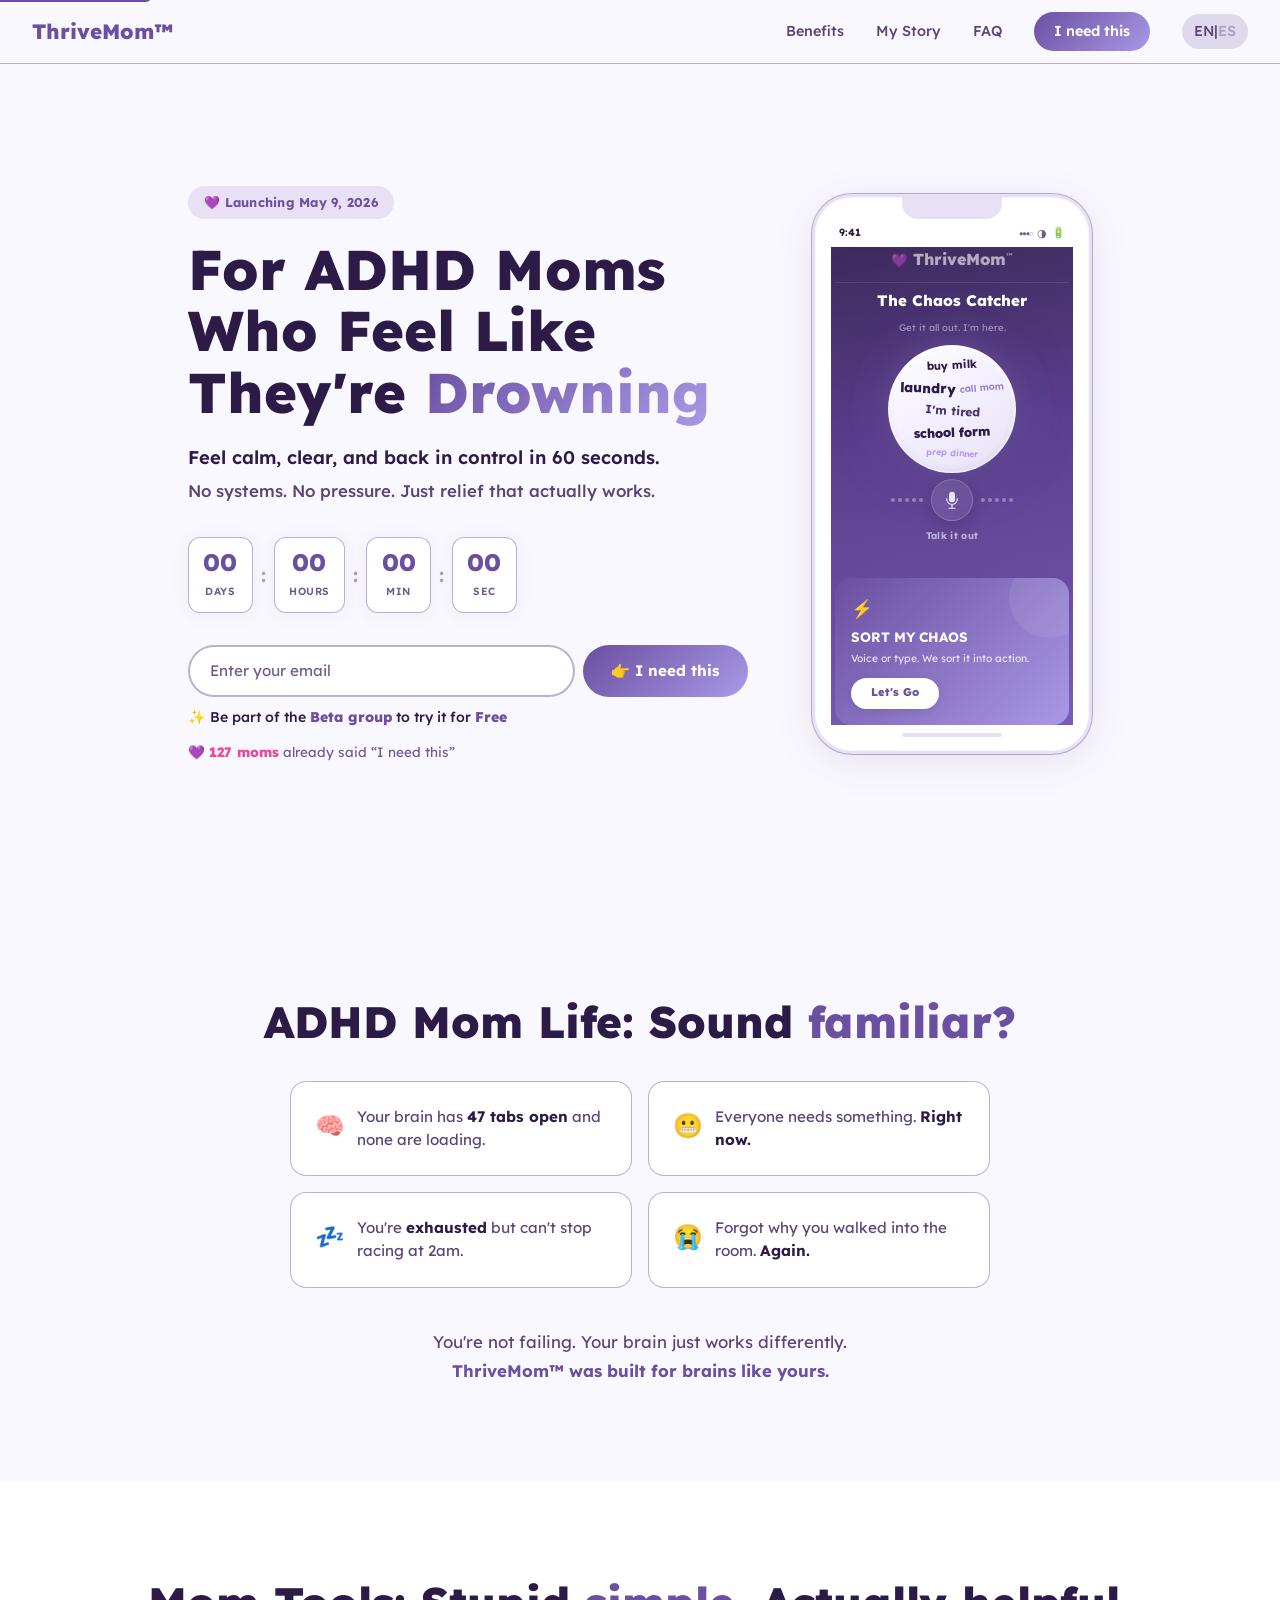
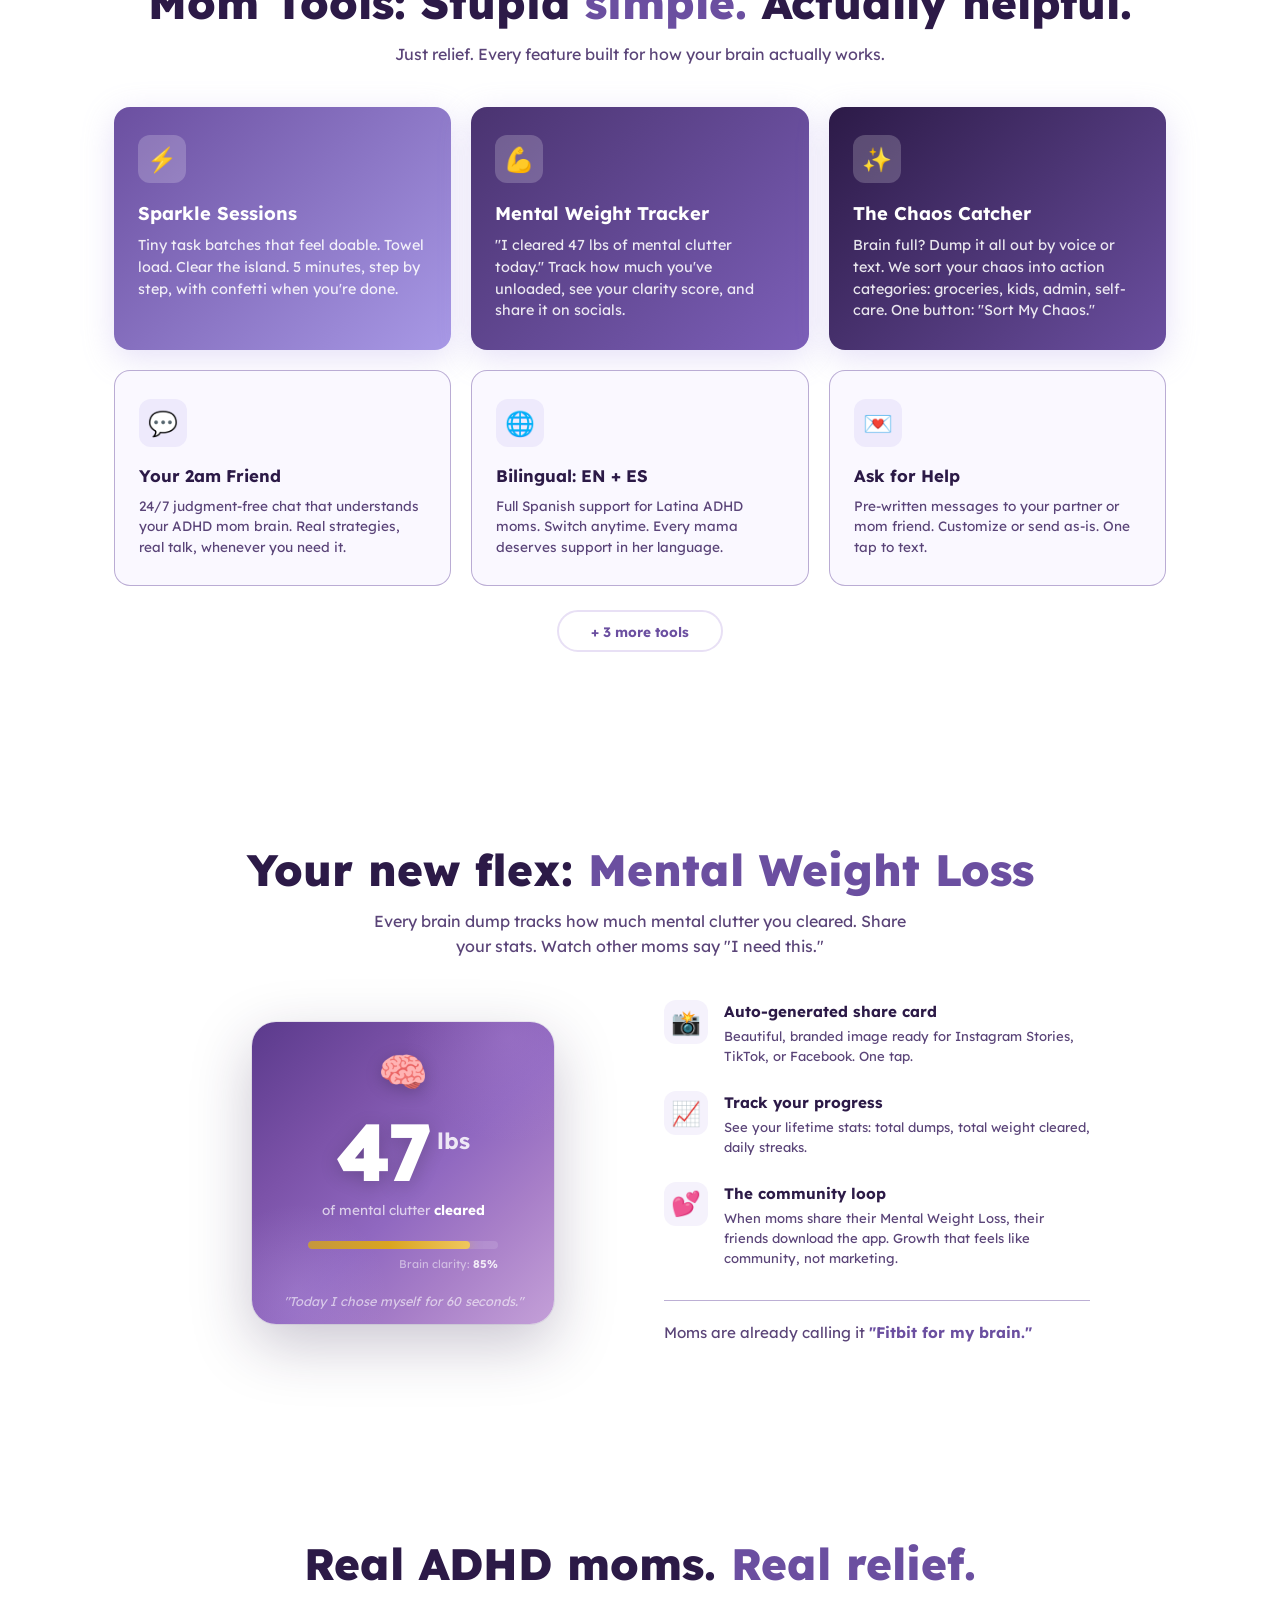
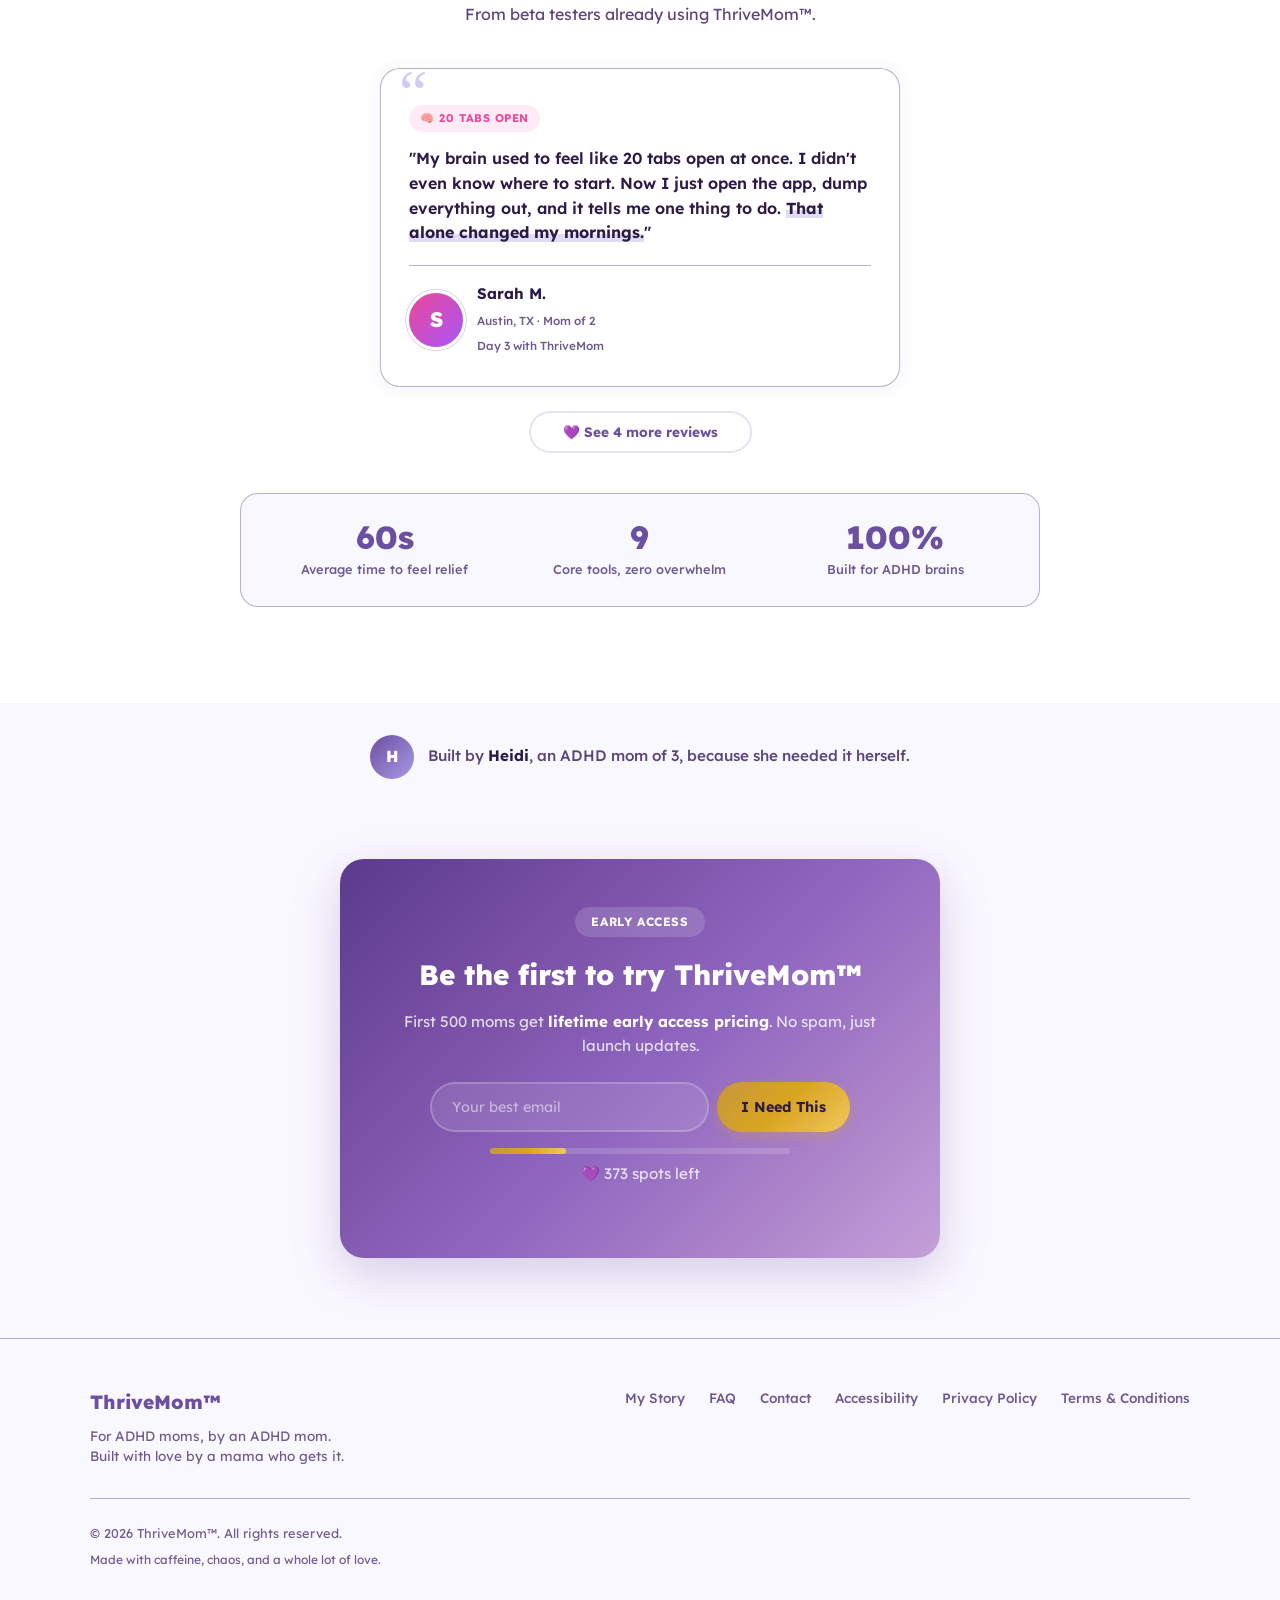
<file: index.html>
<!DOCTYPE html>
<html lang="en">
<head>
  <meta charset="UTF-8">
  <meta name="viewport" content="width=device-width, initial-scale=1.0">
  <title>ThriveMom™ | ADHD Moms: Calm, Clear, and in Control Again</title>
  <meta name="description" content="ThriveMom™: the first app for ADHD moms. Feel calm, clear, and in control in 60 seconds. Brain dumps, task batching, guided resets, chat, mood tracking.">
  <meta name="keywords" content="ADHD mom app, ADHD motherhood, overwhelmed mom help, ADHD support app, ADHD tools for moms, mom burnout, ADHD mom support, brain dump app, mental weight loss, chaos catcher, ADHD task batching, bilingual ADHD app, Latina ADHD mom">
  <meta name="author" content="ThriveMom™">
  <meta name="robots" content="index, follow">
  <meta name="theme-color" content="#6b4fa0">
  <link rel="canonical" href="https://thrivemom.app/">
  <link rel="alternate" hreflang="en" href="https://thrivemom.app/">
  <link rel="alternate" hreflang="es" href="https://thrivemom.app/es/">
  <link rel="alternate" hreflang="x-default" href="https://thrivemom.app/">
  <link rel="icon" href="/favicon.ico" sizes="32x32">
  <link rel="icon" href="data:image/svg+xml,<svg xmlns='http://www.w3.org/2000/svg' viewBox='0 0 100 100'><text y='.9em' font-size='90'>💜</text></svg>" type="image/svg+xml">
  <link rel="apple-touch-icon" href="/apple-touch-icon.png">

  <!-- Open Graph -->
  <meta property="og:title" content="ThriveMom™ | The App for ADHD Moms">
  <meta property="og:description" content="The first app for ADHD moms. Feel calm, clear, and in control again in under 60 seconds. Brain dump sorting, task batching, guided resets, 24/7 chat, mood tracking, bilingual EN/ES. Join the waitlist.">
  <meta property="og:url" content="https://thrivemom.app/">
  <meta property="og:type" content="website">
  <meta property="og:site_name" content="ThriveMom™">
  <meta property="og:locale" content="en_US">
  <meta property="og:locale:alternate" content="es_ES">
  <meta property="og:image" content="https://thrivemom.app/images/og-image.png">
  <meta property="og:image:width" content="1200">
  <meta property="og:image:height" content="630">
  <meta property="og:image:type" content="image/png">
  <meta property="og:image:alt" content="ThriveMom™: The app for ADHD moms, relief in 60 seconds">

  <!-- Twitter Card -->
  <meta name="twitter:card" content="summary_large_image">
  <meta name="twitter:title" content="ThriveMom™ | The App for ADHD Moms">
  <meta name="twitter:description" content="The first app for ADHD moms. Feel calm, clear, and in control again in 60 seconds. Join the waitlist.">
  <meta name="twitter:image" content="https://thrivemom.app/images/og-image.png">
  <meta name="twitter:site" content="@ThriveMomApp">

  <!-- Preconnect for performance -->
  <link rel="preconnect" href="https://plausible.io">
  <link rel="dns-prefetch" href="https://plausible.io">
  <link rel="preconnect" href="https://script.google.com">
  <link rel="dns-prefetch" href="https://script.google.com">

  <!-- JSON-LD: WebSite -->
  <script id="ld-website" type="application/ld+json">
  {
    "@context": "https://schema.org",
    "@type": "WebSite",
    "name": "ThriveMom\u2122",
    "url": "https://thrivemom.app/",
    "description": "The first app built for ADHD moms. Feel calm, clear, and in control again in under 60 seconds.",
    "inLanguage": ["en", "es"]
  }
  </script>

  <!-- JSON-LD: Organization -->
  <script id="ld-org" type="application/ld+json">
  {
    "@context": "https://schema.org",
    "@type": "Organization",
    "name": "ThriveMom\u2122",
    "url": "https://thrivemom.app/",
    "logo": "https://thrivemom.app/images/og-image.png",
    "founder": {
      "@type": "Person",
      "name": "Heidi",
      "description": "ADHD mom of 3 who built ThriveMom because she needed it herself",
      "image": "https://thrivemom.app/images/heidi.jpg"
    },
    "sameAs": [
      "https://twitter.com/ThriveMomApp"
    ],
    "areaServed": {
      "@type": "Country",
      "name": "US"
    }
  }
  </script>

  <!-- JSON-LD: App -->
  <script id="ld-app" type="application/ld+json">
  {
    "@context": "https://schema.org",
    "@type": "SoftwareApplication",
    "name": "ThriveMom\u2122",
    "applicationCategory": "LifestyleApplication",
    "operatingSystem": "iOS, Android",
    "description": "The first app built for ADHD moms. Feel calm, clear, and in control again in under 60 seconds with brain dump sorting, task batching, guided resets, 24/7 chat, mood tracking, and bilingual EN/ES support.",
    "url": "https://thrivemom.app",
    "author": {
      "@type": "Organization",
      "name": "ThriveMom\u2122",
      "url": "https://thrivemom.app"
    },
    "offers": {
      "@type": "Offer",
      "price": "0",
      "priceCurrency": "USD",
      "description": "Free tier available. Early access pricing for waitlist members."
    }
  }
  </script>

  <!-- JSON-LD: FAQ (rich snippets) -->
  <script id="ld-faq" type="application/ld+json">
  {
    "@context": "https://schema.org",
    "@type": "FAQPage",
    "mainEntity": [
      {
        "@type": "Question",
        "name": "Is ThriveMom\u2122 only for moms with an ADHD diagnosis?",
        "acceptedAnswer": {
          "@type": "Answer",
          "text": "Not at all. Whether you have a formal diagnosis, suspect you might have ADHD, or just feel chronically overwhelmed as a mom, ThriveMom\u2122 is designed for you."
        }
      },
      {
        "@type": "Question",
        "name": "What makes ThriveMom\u2122 different?",
        "acceptedAnswer": {
          "@type": "Answer",
          "text": "Most apps are built for neurotypical brains. ThriveMom\u2122 is specifically designed for ADHD: low friction, instant gratification, no guilt trips. Everything takes under 60 seconds to start."
        }
      },
      {
        "@type": "Question",
        "name": "Is ThriveMom\u2122 free?",
        "acceptedAnswer": {
          "@type": "Answer",
          "text": "ThriveMom\u2122 will have a free tier with core features. Early waitlist members (first 500) get lifetime early access pricing on the full version."
        }
      },
      {
        "@type": "Question",
        "name": "What is the Chaos Catcher?",
        "acceptedAnswer": {
          "@type": "Answer",
          "text": "A brain dump tool. Talk or type everything on your mind, hit Sort My Chaos, and it instantly organizes everything into action categories. It tracks your Mental Weight so you can see how many pounds of mental clutter you cleared and share it on social media."
        }
      },
      {
        "@type": "Question",
        "name": "Is ThriveMom\u2122 available in Spanish?",
        "acceptedAnswer": {
          "@type": "Answer",
          "text": "Yes. ThriveMom\u2122 has full bilingual support in English and Spanish, built specifically for Latina ADHD moms. Switch anytime with one tap."
        }
      },
      {
        "@type": "Question",
        "name": "When does ThriveMom\u2122 launch?",
        "acceptedAnswer": {
          "@type": "Answer",
          "text": "May 9, 2026. Join the waitlist to get notified the moment it goes live. Early waitlist members get priority access and special pricing."
        }
      }
    ]
  }
  </script>

  <!-- Analytics (Plausible) -->
  <script defer data-domain="thrivemom.app" src="https://plausible.io/js/script.js"></script>

  <!-- Block AI scrapers and content copying bots -->
  <meta name="robots" content="index, follow, noai, noimageai">

  <link rel="preload" href="fonts/lexend-latin.woff2" as="font" type="font/woff2" crossorigin>
  <link rel="stylesheet" href="styles.css?v=10">
</head>
<body>

  <a href="#top" class="skip-link">Skip to content</a>

  <!-- NAV -->
  <nav aria-label="Main navigation">
    <a href="/" class="nav-logo">ThriveMom™</a>
    <div class="nav-links" id="navLinks">
      <a href="#features">Benefits</a>
      <a href="/story.html">My Story</a>
      <a href="/faq.html">FAQ</a>
      <a href="#waitlist" class="nav-cta">I need this</a>
      <a href="/es/" class="lang-toggle" aria-label="Switch language">
        <span class="lang-en">EN</span> | <span class="lang-es">ES</span>
      </a>
    </div>
    <button class="mobile-toggle" onclick="document.getElementById('navLinks').classList.toggle('open')" aria-label="Toggle menu">
      <span></span><span></span><span></span>
    </button>
  </nav>

  <!-- HERO -->
  <main>
  <section class="hero" id="top" aria-label="ThriveMom™ app pre-launch for ADHD moms">
    <div class="hero-content">
      <div class="hero-badge">&#128156; Launching May 9, 2026</div>
      <h1>For ADHD Moms Who Feel Like They're <span class="gradient-text">Drowning</span></h1>
      <p class="hero-sub">Feel calm, clear, and back in control in 60 seconds.<br><span class="hero-sub-light">No systems. No pressure. Just relief that actually works.</span></p>

      <!-- Countdown -->
      <div class="countdown" id="countdown" aria-label="Countdown to launch" role="timer">
        <div class="countdown-block">
          <span class="countdown-num" id="cd-days">00</span>
          <span class="countdown-label">Days</span>
        </div>
        <div class="countdown-sep">:</div>
        <div class="countdown-block">
          <span class="countdown-num" id="cd-hours">00</span>
          <span class="countdown-label">Hours</span>
        </div>
        <div class="countdown-sep">:</div>
        <div class="countdown-block">
          <span class="countdown-num" id="cd-mins">00</span>
          <span class="countdown-label">Min</span>
        </div>
        <div class="countdown-sep">:</div>
        <div class="countdown-block">
          <span class="countdown-num" id="cd-secs">00</span>
          <span class="countdown-label">Sec</span>
        </div>
      </div>

      <!-- Waitlist form -->
      <form id="heroForm" class="hero-form" onsubmit="return handleWaitlist(event, 'hero')" aria-label="Join the ThriveMom™ waitlist">
        <label for="heroEmail" class="sr-only">Email address</label>
        <input type="email" id="heroEmail" placeholder="Enter your email" autocomplete="email" required aria-label="Email address for waitlist" aria-describedby="heroEmailError">
        <button type="submit" id="heroBtn">&#128073; I need this</button>
      </form>
      <p class="form-error" id="heroEmailError" role="alert"></p>
      <p class="hero-beta">&#10024; Be part of the <strong>Beta group</strong> to try it for <strong>Free</strong></p>
      <div id="heroSuccess" class="form-success" style="display:none;" aria-live="polite">
        <span class="success-icon">&#10003;</span>
        <p>You're on the list! Check your inbox.</p>
      </div>
      <p class="hero-proof">&#128156; <strong><span id="waitlistCount">127</span> moms</strong> already said &ldquo;I need this&rdquo;</p>
    </div>

    <!-- App mockup -->
    <div class="hero-mockup" role="img" aria-label="ThriveMom™ Chaos Catcher: voice and text brain dump with smart sorting">
      <div class="phone-frame">
        <div class="phone-notch"></div>
        <div class="phone-status-bar">
          <span class="status-time">9:41</span>
          <span class="status-icons">
            <span class="status-signal">&#9679;&#9679;&#9679;&#9675;</span>
            <span class="status-wifi">&#9681;</span>
            <span class="status-battery">&#128267;</span>
          </span>
        </div>
        <div class="phone-screen chaos-screen">
          <div class="mock-header chaos-header">
            <span class="mock-logo-icon">&#128156;</span> ThriveMom<sup style="font-size:0.45rem;vertical-align:super;opacity:0.6">™</sup>
          </div>
          <div class="chaos-title">The Chaos Catcher</div>
          <div class="chaos-subtitle">Get it all out. I'm here.</div>
          <div class="chaos-circle">
            <span class="chaos-word" style="font-size:0.7rem;font-weight:700;transform:rotate(-3deg)">buy milk</span>
            <span class="chaos-word" style="font-size:0.85rem;font-weight:800;transform:rotate(2deg)">laundry</span>
            <span class="chaos-word" style="font-size:0.6rem;font-weight:600;transform:rotate(-5deg);opacity:0.7">call mom</span>
            <span class="chaos-word" style="font-size:0.75rem;font-weight:700;transform:rotate(4deg)">I'm tired</span>
            <span class="chaos-word" style="font-size:0.8rem;font-weight:800;transform:rotate(-2deg)">school form</span>
            <span class="chaos-word" style="font-size:0.55rem;font-weight:600;transform:rotate(3deg);opacity:0.6">prep dinner</span>
          </div>
          <div class="chaos-mic">
            <div class="chaos-wave-dots">
              <span></span><span></span><span></span><span></span><span></span>
            </div>
            <div class="chaos-mic-btn">
              <svg width="18" height="18" viewBox="0 0 24 24" fill="rgba(255,255,255,0.9)"><path d="M12 1a4 4 0 0 0-4 4v6a4 4 0 0 0 8 0V5a4 4 0 0 0-4-4z"/><path d="M19 10v1a7 7 0 0 1-14 0v-1M12 18.5V23M8 23h8" stroke="rgba(255,255,255,0.9)" stroke-width="1.5" stroke-linecap="round" fill="none"/></svg>
            </div>
            <div class="chaos-wave-dots">
              <span></span><span></span><span></span><span></span><span></span>
            </div>
          </div>
          <div class="chaos-mic-label">Talk it out</div>
          <div class="mock-card">
            <div class="mock-card-icon">&#9889;</div>
            <div class="mock-card-title">SORT MY CHAOS</div>
            <div class="mock-card-desc">Voice or type. We sort it into action.</div>
            <div class="mock-card-btn">Let's Go</div>
          </div>
        </div>
        <div class="phone-home-bar"></div>
      </div>
    </div>
  </section>

  <!-- PROBLEM: ADHD Mom Struggles -->
  <section class="problem" id="problem" aria-label="Common ADHD mom struggles">
    <div class="container">
      <h2 class="section-title">ADHD Mom Life: Sound <span class="highlight">familiar?</span></h2>
      <div class="problem-grid">
        <div class="problem-card">
          <div class="problem-icon">&#129504;</div>
          <p>Your brain has <strong>47 tabs open</strong> and none are loading.</p>
        </div>
        <div class="problem-card">
          <div class="problem-icon">&#128556;</div>
          <p>Everyone needs something. <strong>Right now.</strong></p>
        </div>
        <div class="problem-card">
          <div class="problem-icon">&#128164;</div>
          <p>You're <strong>exhausted</strong> but can't stop racing at 2am.</p>
        </div>
        <div class="problem-card">
          <div class="problem-icon">&#128557;</div>
          <p>Forgot why you walked into the room. <strong>Again.</strong></p>
        </div>
      </div>
      <p class="problem-cta">You're not failing. Your brain just works differently.<br><strong>ThriveMom™ was built for brains like yours.</strong></p>
    </div>
  </section>

  <!-- FEATURES: ADHD Support Tools -->
  <section class="features" id="features" aria-label="ThriveMom™ app features for ADHD moms">
    <div class="container">
      <h2 class="section-title">Mom Tools: Stupid <span class="highlight">simple.</span> Actually helpful.</h2>
      <p class="section-desc">Just relief. Every feature built for how your brain actually works.</p>
      <div class="features-grid">
        <div class="feature-card featured">
          <div class="feature-icon">&#9889;</div>
          <h3>Sparkle Sessions</h3>
          <p>Tiny task batches that feel doable. Towel load. Clear the island. 5 minutes, step by step, with confetti when you're done.</p>
        </div>
        <div class="feature-card featured">
          <div class="feature-icon">&#128170;</div>
          <h3>Mental Weight Tracker</h3>
          <p>"I cleared 47 lbs of mental clutter today." Track how much you've unloaded, see your clarity score, and share it on socials.</p>
        </div>
        <div class="feature-card featured">
          <div class="feature-icon">&#10024;</div>
          <h3>The Chaos Catcher</h3>
          <p>Brain full? Dump it all out by voice or text. We sort your chaos into action categories: groceries, kids, admin, self-care. One button: "Sort My Chaos."</p>
        </div>
        <div class="feature-card">
          <div class="feature-icon">&#128172;</div>
          <h3>Your 2am Friend</h3>
          <p>24/7 judgment-free chat that understands your ADHD mom brain. Real strategies, real talk, whenever you need it.</p>
        </div>
        <div class="feature-card">
          <div class="feature-icon">&#127760;</div>
          <h3>Bilingual: EN + ES</h3>
          <p>Full Spanish support for Latina ADHD moms. Switch anytime. Every mama deserves support in her language.</p>
        </div>
        <div class="feature-card">
          <div class="feature-icon">&#128140;</div>
          <h3>Ask for Help</h3>
          <p>Pre-written messages to your partner or mom friend. Customize or send as-is. One tap to text.</p>
        </div>
      </div>
      <!-- Hidden cards -->
      <div class="features-grid features-extra" id="featuresExtra" style="display:none;margin-top:1.25rem;">
        <div class="feature-card">
          <div class="feature-icon">&#128200;</div>
          <h3>Mood Tracking</h3>
          <p>Daily check-ins, weekly mood maps, wins jar, and streaks. Zero effort logging with ADHD micro-lessons.</p>
        </div>
        <div class="feature-card">
          <div class="feature-icon">&#129495;&#8205;&#9792;&#65039;</div>
          <h3>Quick Reset</h3>
          <p>Mood-specific breathing exercises. Personalized to what you actually need right now.</p>
        </div>
        <div class="feature-card">
          <div class="feature-icon">&#9201;</div>
          <h3>Focus Timer</h3>
          <p>Breaks tasks into tiny, doable chunks. With celebration when you finish.</p>
        </div>
      </div>
      <button class="features-toggle" id="featuresToggle" onclick="toggleMoreFeatures()">
        + 3 more tools
      </button>
    </div>
  </section>

  <!-- MENTAL WEIGHT: The Viral Hook -->
  <section class="chat-preview" id="mental-weight" aria-label="Mental Weight Tracker viral sharing feature">
    <div class="container">
      <h2 class="section-title">Your new flex: <span class="highlight">Mental Weight Loss</span></h2>
      <p class="section-desc">Every brain dump tracks how much mental clutter you cleared. Share your stats. Watch other moms say "I need this."</p>

      <div class="mw-showcase">
        <!-- Left: the share card (what gets posted to socials) -->
        <div class="mw-card" role="img" aria-label="Mental Weight share card showing 47 lbs cleared">
          <div class="mw-card-glow"></div>
          <div class="mw-card-inner">
            <div class="mw-card-badge">&#128156; ThriveMom™</div>
            <div class="mw-card-emoji">&#129504;</div>
            <div class="mw-card-number-wrap">
              <div class="mw-card-number">47</div>
              <div class="mw-card-lbs">lbs</div>
            </div>
            <div class="mw-card-unit">of mental clutter <strong>cleared</strong></div>
            <div class="mw-card-bar-wrap">
              <div class="mw-card-bar"><div class="mw-card-bar-fill"></div></div>
              <div class="mw-card-clarity">Brain clarity: <strong>85%</strong></div>
            </div>
            <div class="mw-card-quote">"Today I chose myself for 60 seconds."</div>
            <div class="mw-card-tags">#MentalWeightLoss &nbsp; #ADHDMom &nbsp; #ThriveMom</div>
          </div>
        </div>

        <!-- Right: social proof + explanation -->
        <div class="mw-details">
          <div class="mw-detail-item">
            <span class="mw-detail-icon">&#128248;</span>
            <div>
              <strong>Auto-generated share card</strong>
              <p>Beautiful, branded image ready for Instagram Stories, TikTok, or Facebook. One tap.</p>
            </div>
          </div>
          <div class="mw-detail-item">
            <span class="mw-detail-icon">&#128200;</span>
            <div>
              <strong>Track your progress</strong>
              <p>See your lifetime stats: total dumps, total weight cleared, daily streaks.</p>
            </div>
          </div>
          <div class="mw-detail-item">
            <span class="mw-detail-icon">&#128149;</span>
            <div>
              <strong>The community loop</strong>
              <p>When moms share their Mental Weight Loss, their friends download the app. Growth that feels like community, not marketing.</p>
            </div>
          </div>
          <p class="mw-fitbit">Moms are already calling it <strong>"Fitbit for my brain."</strong></p>
        </div>
      </div>
    </div>
  </section>

  <!-- SOCIAL PROOF / REVIEWS -->
  <section class="social-proof" id="proof" aria-label="Real reviews from beta testers">
    <div class="container">
      <h2 class="section-title">Real ADHD moms. <span class="highlight">Real relief.</span></h2>
      <p class="section-desc">From beta testers already using ThriveMom&trade;.</p>

      <div class="reviews-grid">
        <div class="review-card">
          <span class="review-context">&#129504; 20 tabs open</span>
          <p class="review-quote">"My brain used to feel like 20 tabs open at once. I didn't even know where to start. Now I just open the app, dump everything out, and it tells me one thing to do. <strong>That alone changed my mornings.</strong>"</p>
          <div class="review-attrib">
            <div class="review-avatar a1">S</div>
            <div class="review-meta">
              <strong>Sarah M.</strong>
              <span>Austin, TX &middot; Mom of 2<br>Day 3 with ThriveMom</span>
            </div>
          </div>
        </div>
      </div>

      <div class="reviews-grid reviews-extra" id="reviewsExtra" style="display:none;margin-top:1.25rem;">
        <div class="review-card">
          <span class="review-context">&#128566; Overwhelm shutdown</span>
          <p class="review-quote">"I thought something was wrong with me. I'd get overwhelmed and shut down constantly. <strong>This is the first thing that actually calms me down without making me feel worse.</strong>"</p>
          <div class="review-attrib">
            <div class="review-avatar a2">J</div>
            <div class="review-meta">
              <strong>Jessica R.</strong>
              <span>Portland, OR &middot; Mom of 3<br>2 weeks in, used daily</span>
            </div>
          </div>
        </div>
        <div class="review-card">
          <span class="review-context">&#127744; Mid-spiral rescue</span>
          <p class="review-quote">"I didn't think anything could help in the moment. But I tried it once when I was spiraling... <strong>and within a minute I felt more in control.</strong>"</p>
          <div class="review-attrib">
            <div class="review-avatar a3">M</div>
            <div class="review-meta">
              <strong>Maria L.</strong>
              <span>Miami, FL &middot; Mom of 1<br>21 days, daily user</span>
            </div>
          </div>
        </div>
        <div class="review-card">
          <span class="review-context">&#9889; Morning chaos</span>
          <p class="review-quote">"Getting my kids ready used to feel chaotic every single day. Now I use this before things spiral, and everything feels... lighter. <strong>Not perfect. Just manageable.</strong>"</p>
          <div class="review-attrib">
            <div class="review-avatar a4">D</div>
            <div class="review-meta">
              <strong>Diana K.</strong>
              <span>Denver, CO &middot; Mom of 2<br>1 week in</span>
            </div>
          </div>
        </div>
        <div class="review-card">
          <span class="review-context">&#128156; Showing up calmer</span>
          <p class="review-quote">"I always felt like I was failing at motherhood. This doesn't fix everything... <strong>but it helps me show up calmer. And that changes everything.</strong>"</p>
          <div class="review-attrib">
            <div class="review-avatar a5">R</div>
            <div class="review-meta">
              <strong>Rachel T.</strong>
              <span>Chicago, IL &middot; Mom of 3<br>10 days, used daily</span>
            </div>
          </div>
        </div>
      </div>

      <button type="button" class="reviews-toggle" id="reviewsToggle" onclick="toggleMoreReviews()">
        &#128156; See 4 more reviews
      </button>

      <div class="review-stats">
        <div class="stat">
          <span class="stat-num">60s</span>
          <span class="stat-label">Average time to feel relief</span>
        </div>
        <div class="stat">
          <span class="stat-num">9</span>
          <span class="stat-label">Core tools, zero overwhelm</span>
        </div>
        <div class="stat">
          <span class="stat-num">100%</span>
          <span class="stat-label">Built for ADHD brains</span>
        </div>
      </div>
    </div>
  </section>

  <!-- FOUNDER ONE-LINER -->
  <div class="founder-line">
    <div class="founder-avatar">H</div>
    <p>Built by <strong>Heidi</strong>, an ADHD mom of 3, because she needed it herself.</p>
  </div>

  <!-- WAITLIST CTA -->
  <section class="waitlist-cta" id="waitlist" aria-label="Join the ThriveMom™ early access waitlist">
    <div class="container">
      <div class="waitlist-box">
        <div class="waitlist-badge">Early Access</div>
        <h2>Be the first to try ThriveMom™</h2>
        <p>First 500 moms get <strong>lifetime early access pricing</strong>. No spam, just launch updates.</p>
        <form id="waitlistForm" class="waitlist-form" onsubmit="return handleWaitlist(event, 'waitlist')" aria-label="Save your spot on the ThriveMom™ waitlist">
          <label for="waitlistEmail" class="sr-only">Email address</label>
          <input type="email" id="waitlistEmail" placeholder="Your best email" autocomplete="email" required aria-label="Email address for early access" aria-describedby="waitlistEmailError">
          <button type="submit" id="waitlistBtn">I Need This</button>
        </form>
        <p class="form-error" id="waitlistEmailError" role="alert"></p>
        <div id="waitlistSuccess" class="form-success" style="display:none;" aria-live="polite">
          <span class="success-icon">&#10003;</span>
          <p>You're in! We'll email you before anyone else.</p>
        </div>
        <div class="waitlist-progress">
          <div class="progress-bar" role="progressbar" aria-valuenow="127" aria-valuemin="0" aria-valuemax="500" aria-label="373 spots left"><div class="progress-fill" style="width: 25.4%"></div></div>
          <p class="waitlist-count">&#128156; 373 spots left</p>
        </div>
      </div>
    </div>
  </section>

  <!-- FAQ -->
  </main>

  <!-- FOOTER -->
  <footer>
    <div class="footer-content">
      <div class="footer-brand">
        <span class="footer-logo">ThriveMom™</span>
        <p>For ADHD moms, by an ADHD mom.<br>Built with love by a mama who gets it.</p>
      </div>
      <div class="footer-links">
        <a href="/story.html">My Story</a>
        <a href="/faq.html">FAQ</a>
        <a href="mailto:support@thrivemom.app">Contact</a>
        <a href="/accessibility.html">Accessibility</a>
        <a href="/privacy.html">Privacy Policy</a>
        <a href="/terms.html">Terms &amp; Conditions</a>
      </div>
    </div>
    <div class="footer-bottom">
      <p>&copy; 2026 ThriveMom™. All rights reserved.</p>
      <p style="color: var(--text-muted); font-size: 0.75rem; margin-top: 0.4rem;">Made with caffeine, chaos, and a whole lot of love.</p>
    </div>
  </footer>

  <script defer src="script.js?v=19"></script>
</body>
</html>
</file>
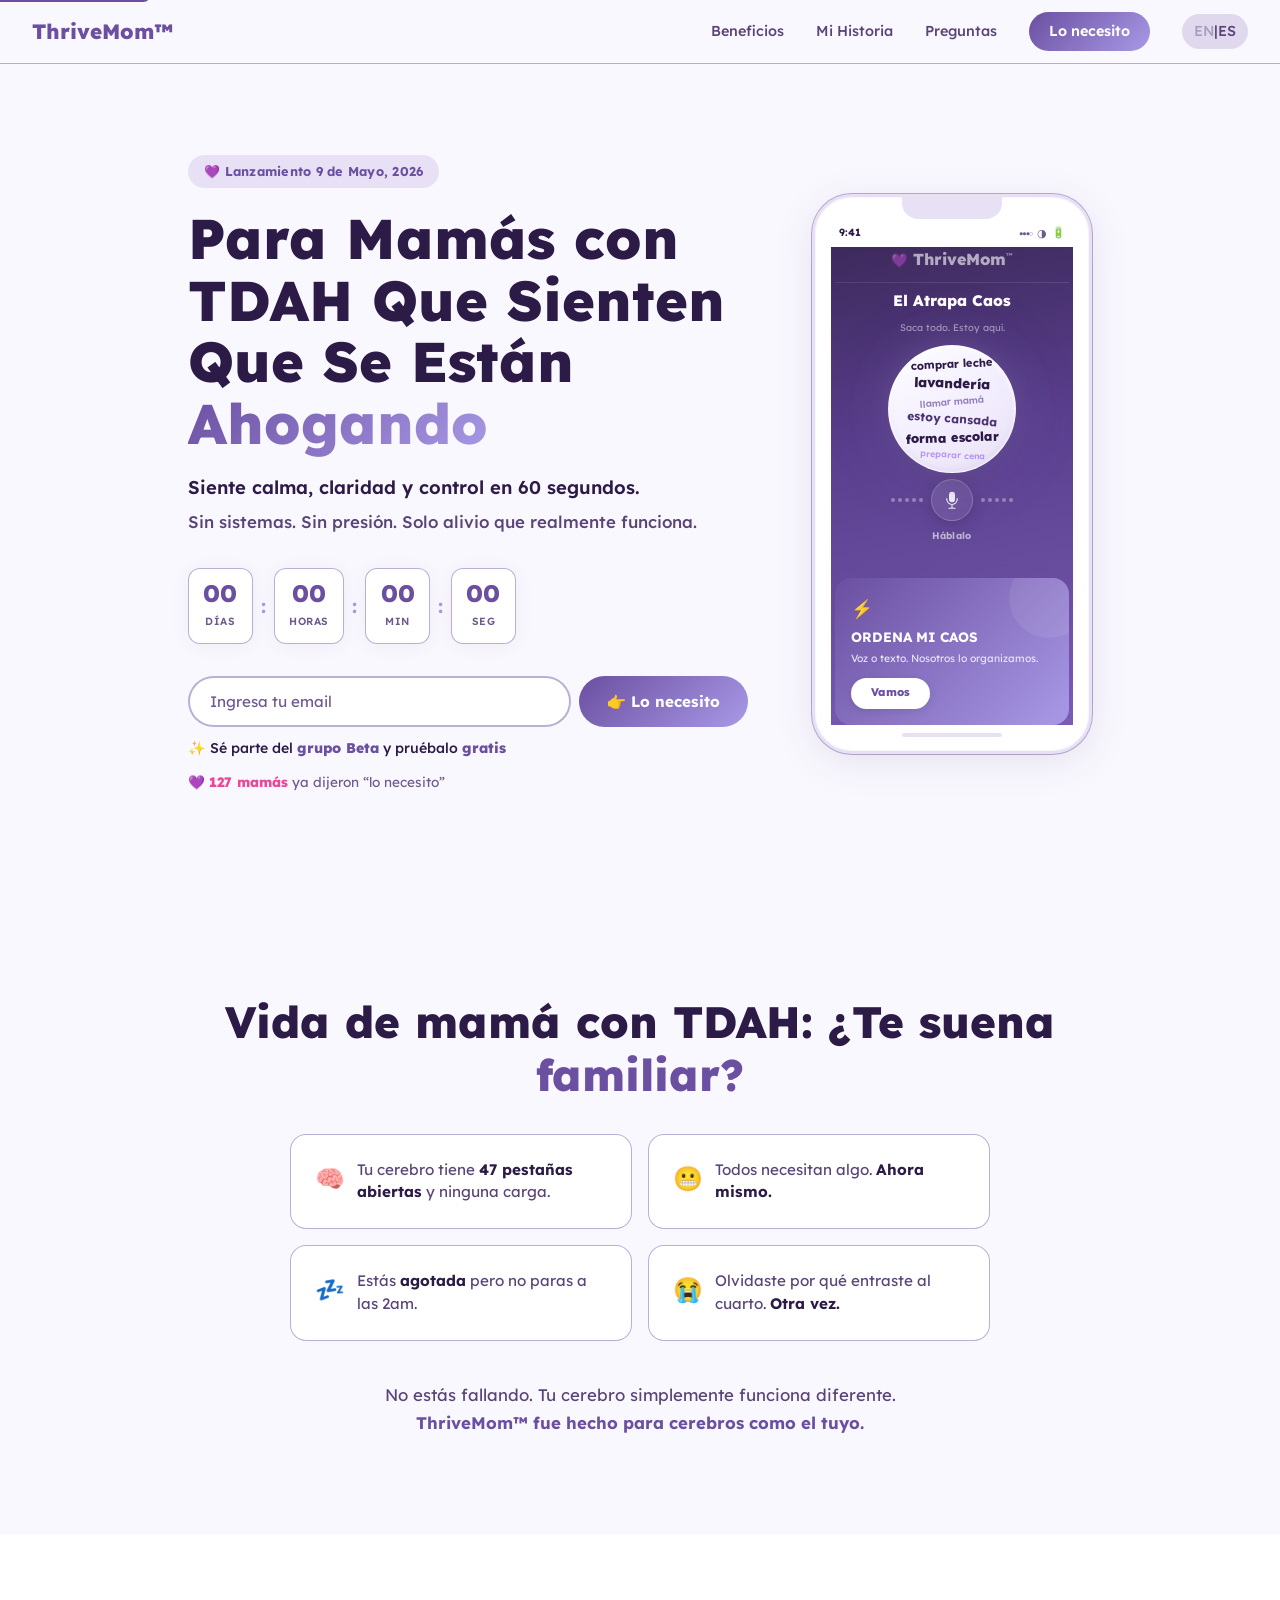
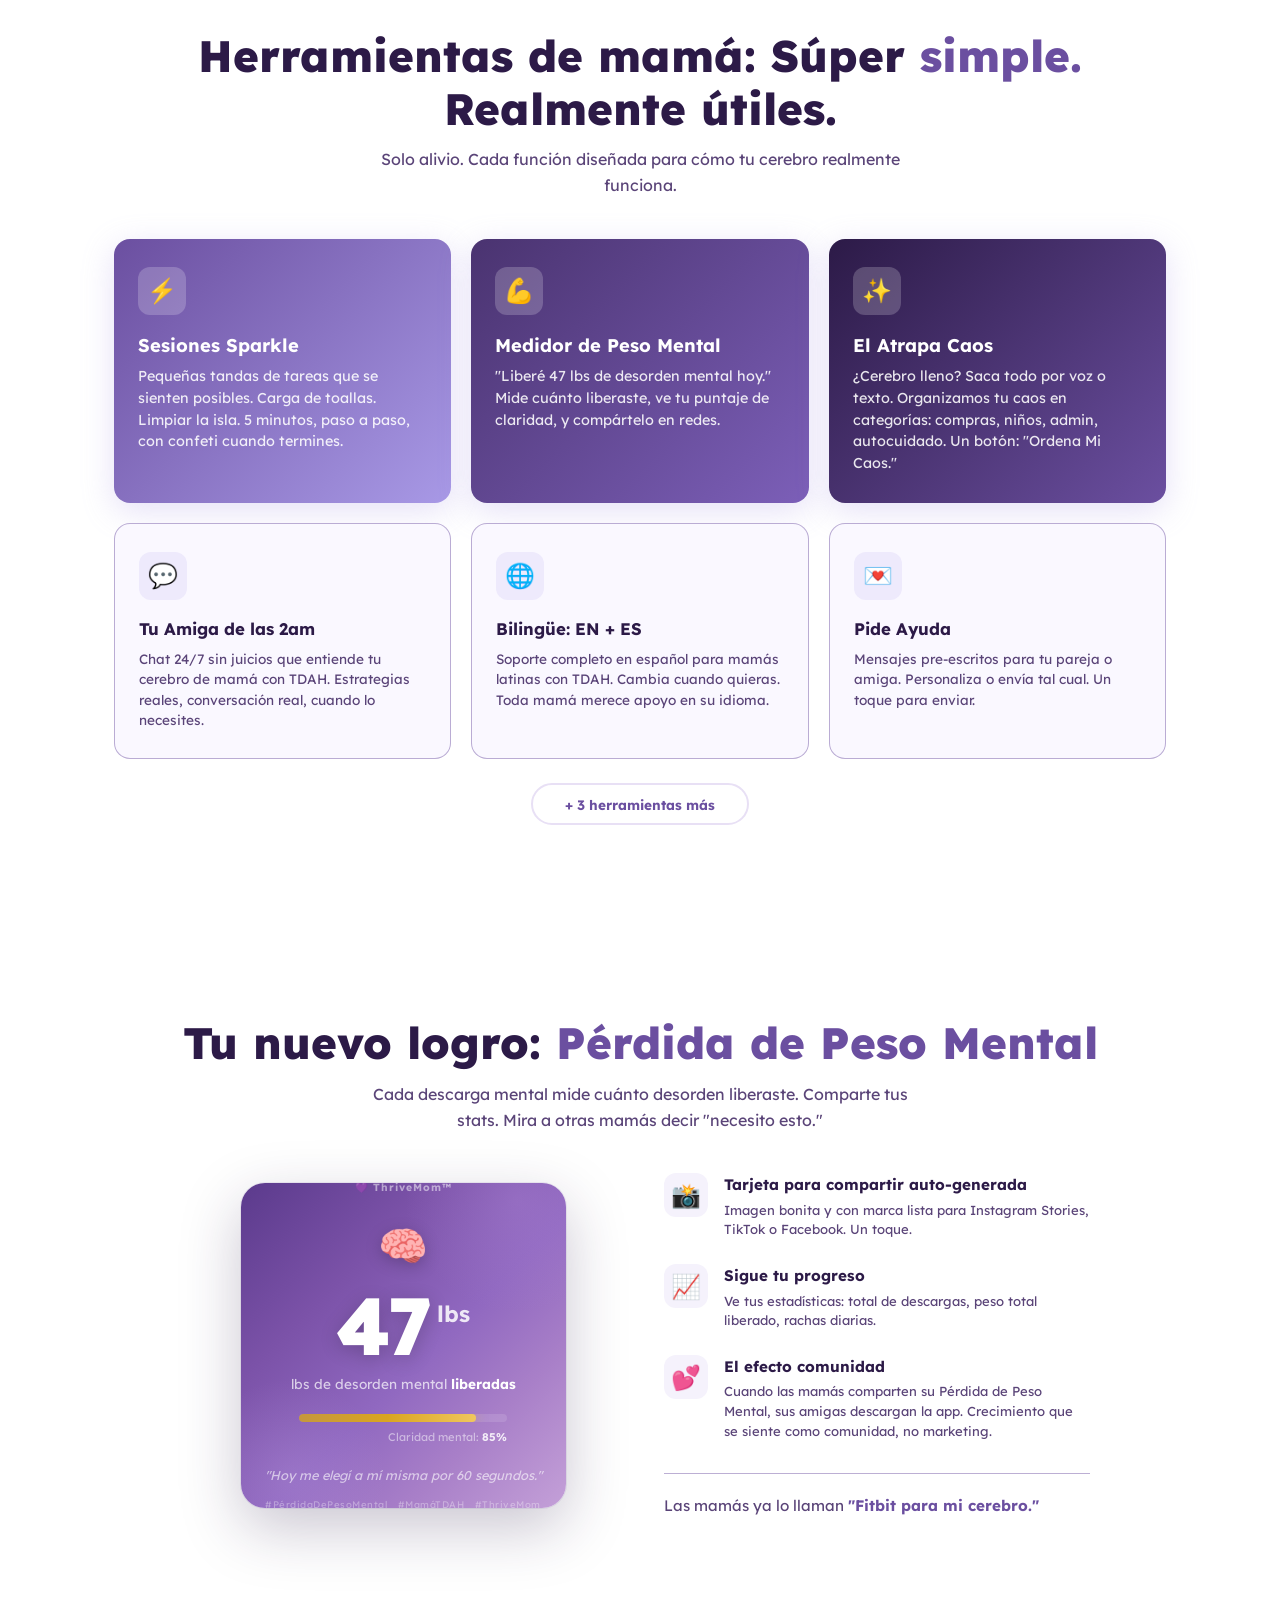
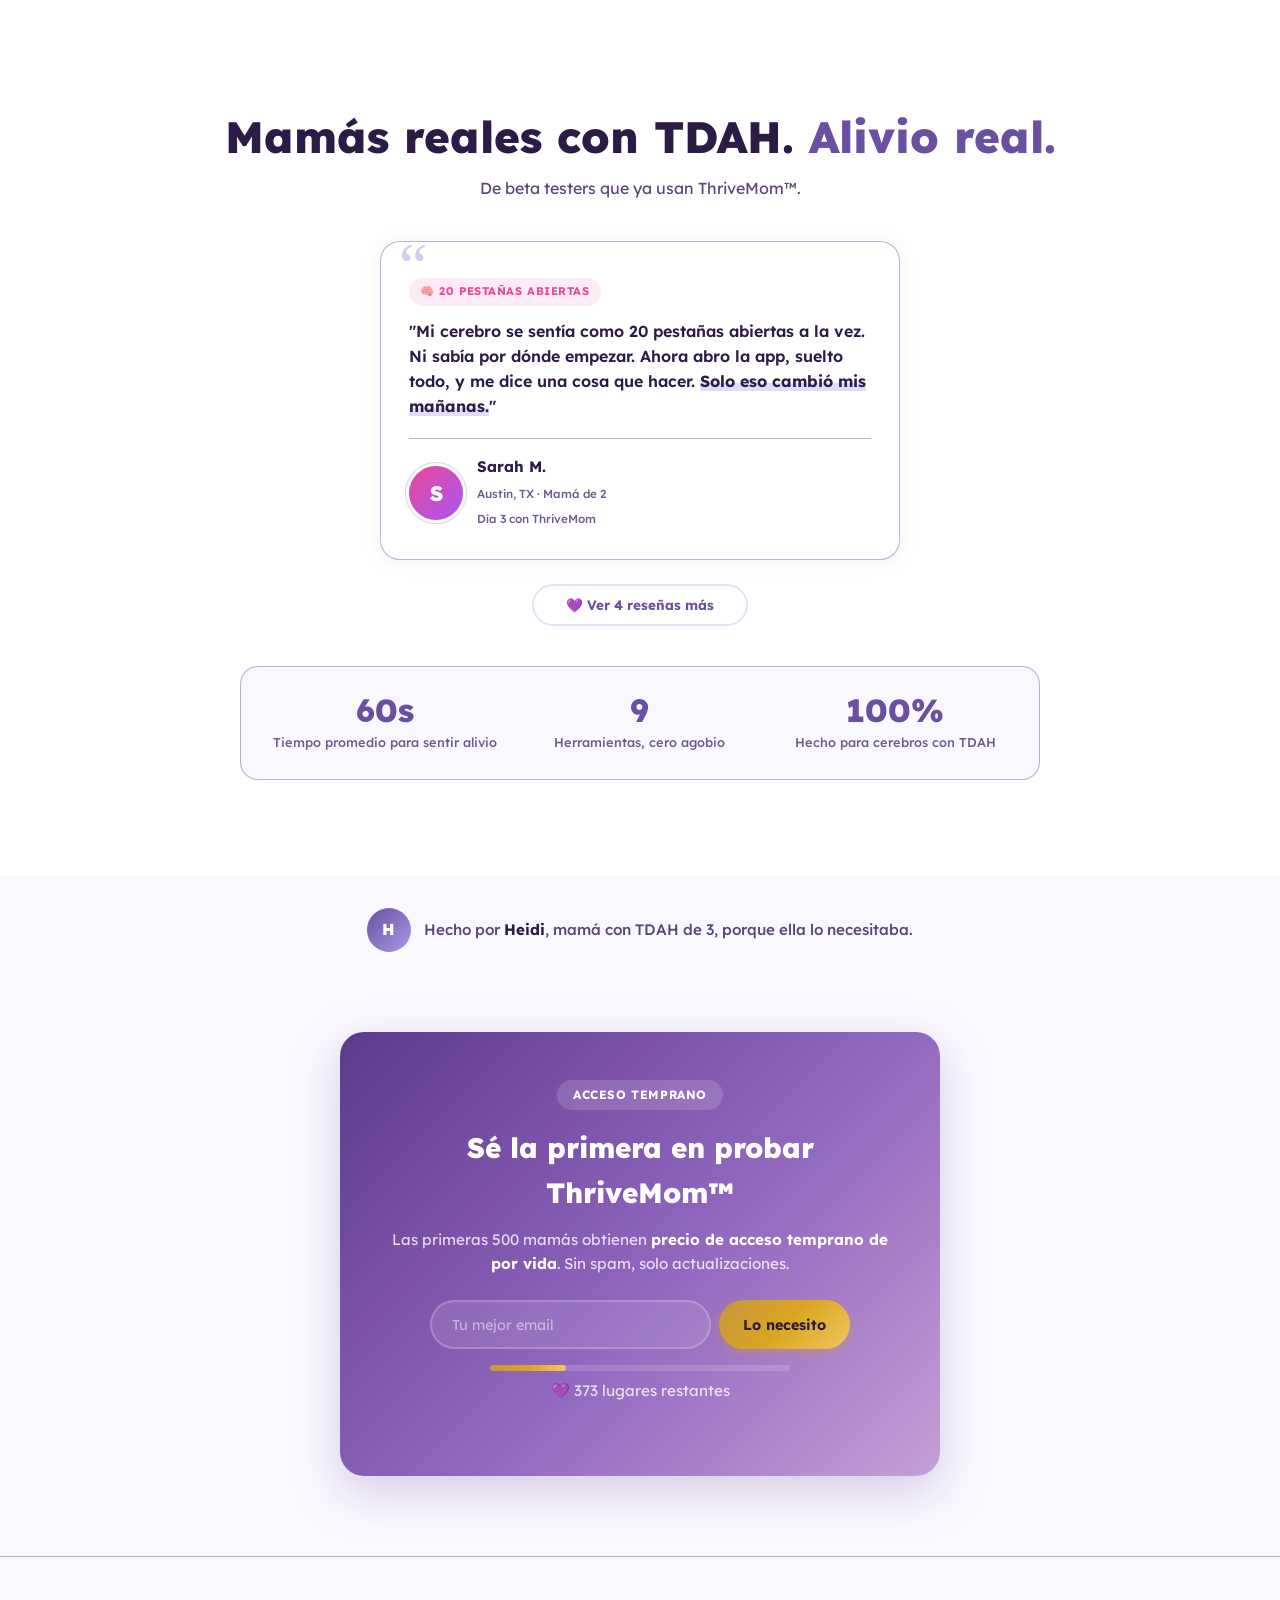
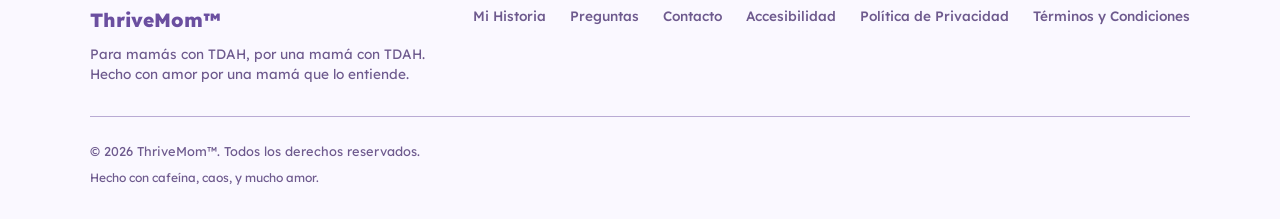
<file: es/index.html>
<!DOCTYPE html>
<html lang="es">
<head>
  <meta charset="UTF-8">
  <meta name="viewport" content="width=device-width, initial-scale=1.0">
  <title>ThriveMom™ | Mamás con TDAH: Calma, Claridad y Control Otra Vez</title>
  <meta name="description" content="ThriveMom™: la primera app para mamás con TDAH. Siente calma, claridad y control en 60 segundos. Descargas mentales, lotes de tareas, resets guiados, chat, seguimiento de ánimo.">
  <meta name="keywords" content="app para mamás con TDAH, maternidad TDAH, ayuda mamá abrumada, mamá agobiada, app apoyo TDAH, herramientas TDAH mamás, agotamiento mamá, mamá cansada, TDAH en mujeres, descarga mental, pérdida peso mental, atrapa caos, lotes de tareas TDAH, app bilingüe TDAH, mamá latina TDAH, alivio para mamá, apoyo emocional mamá">
  <meta name="author" content="ThriveMom™">
  <meta name="robots" content="index, follow, noai, noimageai">
  <meta name="theme-color" content="#6b4fa0">
  <link rel="canonical" href="https://thrivemom.app/es/">
  <link rel="alternate" hreflang="en" href="https://thrivemom.app/">
  <link rel="alternate" hreflang="es" href="https://thrivemom.app/es/">
  <link rel="alternate" hreflang="x-default" href="https://thrivemom.app/">
  <link rel="icon" href="/favicon.ico" sizes="32x32">
  <link rel="icon" href="data:image/svg+xml,<svg xmlns='http://www.w3.org/2000/svg' viewBox='0 0 100 100'><text y='.9em' font-size='90'>💜</text></svg>" type="image/svg+xml">
  <link rel="apple-touch-icon" href="/apple-touch-icon.png">

  <!-- Open Graph -->
  <meta property="og:title" content="ThriveMom™ | La App Para Mamás con TDAH">
  <meta property="og:description" content="La primera app para mamás con TDAH. Siente calma, claridad y control en 60 segundos. Descarga mental, lotes de tareas, resets guiados, chat 24/7, bilingüe EN/ES.">
  <meta property="og:url" content="https://thrivemom.app/es/">
  <meta property="og:type" content="website">
  <meta property="og:site_name" content="ThriveMom™">
  <meta property="og:locale" content="es_ES">
  <meta property="og:locale:alternate" content="en_US">
  <meta property="og:image" content="https://thrivemom.app/images/og-image.png">
  <meta property="og:image:width" content="1200">
  <meta property="og:image:height" content="630">
  <meta property="og:image:type" content="image/png">
  <meta property="og:image:alt" content="ThriveMom™: La app para mamás con TDAH, alivio en 60 segundos">

  <!-- Twitter Card -->
  <meta name="twitter:card" content="summary_large_image">
  <meta name="twitter:title" content="ThriveMom™ | La App Para Mamás con TDAH">
  <meta name="twitter:description" content="La primera app para mamás con TDAH. Siente calma, claridad y control en 60 segundos.">
  <meta name="twitter:image" content="https://thrivemom.app/images/og-image.png">
  <meta name="twitter:site" content="@ThriveMomApp">

  <!-- Preconnect for performance -->
  <link rel="preconnect" href="https://plausible.io">
  <link rel="dns-prefetch" href="https://plausible.io">
  <link rel="preconnect" href="https://script.google.com">
  <link rel="dns-prefetch" href="https://script.google.com">

  <!-- JSON-LD: WebSite -->
  <script id="ld-website" type="application/ld+json">
  {
    "@context": "https://schema.org",
    "@type": "WebSite",
    "name": "ThriveMom\u2122",
    "url": "https://thrivemom.app/es/",
    "description": "La primera app para mamás con TDAH. Siente calma, claridad y control en menos de 60 segundos.",
    "inLanguage": "es"
  }
  </script>

  <!-- JSON-LD: Organization -->
  <script id="ld-org" type="application/ld+json">
  {
    "@context": "https://schema.org",
    "@type": "Organization",
    "name": "ThriveMom\u2122",
    "url": "https://thrivemom.app/",
    "logo": "https://thrivemom.app/images/og-image.png",
    "founder": {
      "@type": "Person",
      "name": "Heidi",
      "description": "Mamá con TDAH de 3 hijos que creó ThriveMom porque ella misma lo necesitaba",
      "image": "https://thrivemom.app/images/heidi.jpg"
    },
    "sameAs": [
      "https://twitter.com/ThriveMomApp"
    ],
    "areaServed": {
      "@type": "Country",
      "name": "US"
    }
  }
  </script>

  <!-- JSON-LD: App -->
  <script id="ld-app" type="application/ld+json">
  {
    "@context": "https://schema.org",
    "@type": "SoftwareApplication",
    "name": "ThriveMom\u2122",
    "applicationCategory": "LifestyleApplication",
    "operatingSystem": "iOS, Android",
    "description": "La primera app para mamás con TDAH. Siente calma, claridad y control en menos de 60 segundos con descarga mental, lotes de tareas, resets guiados, chat 24/7, seguimiento de ánimo y soporte bilingüe EN/ES.",
    "url": "https://thrivemom.app",
    "author": {
      "@type": "Organization",
      "name": "ThriveMom\u2122",
      "url": "https://thrivemom.app"
    },
    "offers": {
      "@type": "Offer",
      "price": "0",
      "priceCurrency": "USD",
      "description": "Nivel gratuito disponible. Precio de acceso temprano para miembros de la lista de espera."
    }
  }
  </script>

  <!-- JSON-LD: FAQ (rich snippets) -->
  <script id="ld-faq" type="application/ld+json">
  {
    "@context": "https://schema.org",
    "@type": "FAQPage",
    "mainEntity": [
      {
        "@type": "Question",
        "name": "\u00bfThriveMom\u2122 es solo para mamás con diagnóstico de TDAH?",
        "acceptedAnswer": {
          "@type": "Answer",
          "text": "Para nada. Ya sea que tengas un diagnóstico formal, sospeches que podrías tener TDAH, o simplemente te sientas crónicamente abrumada como mamá, ThriveMom\u2122 está diseñado para ti."
        }
      },
      {
        "@type": "Question",
        "name": "\u00bfQué hace diferente a ThriveMom\u2122?",
        "acceptedAnswer": {
          "@type": "Answer",
          "text": "La mayoría de las apps están hechas para cerebros neurotípicos. ThriveMom\u2122 está diseñado específicamente para TDAH: baja fricción, gratificación instantánea, sin culpas. Todo toma menos de 60 segundos para empezar."
        }
      },
      {
        "@type": "Question",
        "name": "\u00bfThriveMom\u2122 es gratis?",
        "acceptedAnswer": {
          "@type": "Answer",
          "text": "ThriveMom\u2122 tendrá un nivel gratuito con funciones esenciales. Las primeras 500 mamás en la lista obtienen precio de acceso temprano de por vida en la versión completa."
        }
      },
      {
        "@type": "Question",
        "name": "\u00bfQué es el Atrapa Caos?",
        "acceptedAnswer": {
          "@type": "Answer",
          "text": "Una herramienta de descarga mental. Habla o escribe todo lo que tienes en mente, presiona Ordena Mi Caos, y organiza todo instantáneamente en categorías de acción. Registra tu Peso Mental para que veas cuántas libras de desorden mental liberaste y lo compartas en redes sociales."
        }
      },
      {
        "@type": "Question",
        "name": "\u00bfThriveMom\u2122 está disponible en español?",
        "acceptedAnswer": {
          "@type": "Answer",
          "text": "Sí. ThriveMom\u2122 tiene soporte bilingüe completo en inglés y español, diseñado especialmente para mamás latinas con TDAH. Cambia en cualquier momento con un toque."
        }
      },
      {
        "@type": "Question",
        "name": "\u00bfCuándo se lanza ThriveMom\u2122?",
        "acceptedAnswer": {
          "@type": "Answer",
          "text": "9 de mayo de 2026. Únete a la lista de espera para que te avisemos en cuanto esté disponible. Los primeros miembros obtienen acceso prioritario y precios especiales."
        }
      }
    ]
  }
  </script>

  <!-- Analytics (Plausible) -->
  <script defer data-domain="thrivemom.app" src="https://plausible.io/js/script.js"></script>

  <link rel="preload" href="../fonts/lexend-latin.woff2" as="font" type="font/woff2" crossorigin>
  <link rel="stylesheet" href="../styles.css?v=10">
</head>
<body class="es">

  <a href="#top" class="skip-link">Ir al contenido</a>

  <!-- NAV -->
  <nav aria-label="Navegación principal">
    <a href="/es/" class="nav-logo">ThriveMom™</a>
    <div class="nav-links" id="navLinks">
      <a href="/es/#features">Beneficios</a>
      <a href="/es/story.html">Mi Historia</a>
      <a href="/es/faq.html">Preguntas</a>
      <a href="/es/#waitlist" class="nav-cta">Lo necesito</a>
      <a href="/" class="lang-toggle" aria-label="Cambiar idioma"><span class="lang-en">EN</span> | <span class="lang-es">ES</span></a>
    </div>
    <button class="mobile-toggle" onclick="document.getElementById('navLinks').classList.toggle('open')" aria-label="Abrir menú">
      <span></span><span></span><span></span>
    </button>
  </nav>

  <!-- HERO -->
  <main>
  <section class="hero" id="top" aria-label="Pre-lanzamiento de ThriveMom™ para mamás con TDAH">
    <div class="hero-content">
      <div class="hero-badge">&#128156; Lanzamiento 9 de Mayo, 2026</div>
      <h1>Para Mamás con TDAH Que Sienten Que Se Están <span class="gradient-text">Ahogando</span></h1>
      <p class="hero-sub">Siente calma, claridad y control en 60 segundos.<br><span class="hero-sub-light">Sin sistemas. Sin presión. Solo alivio que realmente funciona.</span></p>

      <!-- Countdown -->
      <div class="countdown" id="countdown" aria-label="Cuenta regresiva para el lanzamiento" role="timer">
        <div class="countdown-block">
          <span class="countdown-num" id="cd-days">00</span>
          <span class="countdown-label">Días</span>
        </div>
        <div class="countdown-sep">:</div>
        <div class="countdown-block">
          <span class="countdown-num" id="cd-hours">00</span>
          <span class="countdown-label">Horas</span>
        </div>
        <div class="countdown-sep">:</div>
        <div class="countdown-block">
          <span class="countdown-num" id="cd-mins">00</span>
          <span class="countdown-label">Min</span>
        </div>
        <div class="countdown-sep">:</div>
        <div class="countdown-block">
          <span class="countdown-num" id="cd-secs">00</span>
          <span class="countdown-label">Seg</span>
        </div>
      </div>

      <!-- Waitlist form -->
      <form id="heroForm" class="hero-form" onsubmit="return handleWaitlist(event, 'hero')" aria-label="Únete a la lista de espera de ThriveMom™">
        <label for="heroEmail" class="sr-only">Correo electrónico</label>
        <input type="email" id="heroEmail" placeholder="Ingresa tu email" autocomplete="email" required aria-label="Correo electrónico para la lista de espera" aria-describedby="heroEmailError">
        <button type="submit" id="heroBtn">&#128073; Lo necesito</button>
      </form>
      <p class="form-error" id="heroEmailError" role="alert"></p>
      <p class="hero-beta">&#10024; Sé parte del <strong>grupo Beta</strong> y pruébalo <strong>gratis</strong></p>
      <div id="heroSuccess" class="form-success" style="display:none;" aria-live="polite">
        <span class="success-icon">&#10003;</span>
        <p>¡Estás en la lista! Revisa tu bandeja.</p>
      </div>
      <p class="hero-proof">&#128156; <strong><span id="waitlistCount">127</span> mamás</strong> ya dijeron &ldquo;lo necesito&rdquo;</p>
    </div>

    <!-- App mockup -->
    <div class="hero-mockup" role="img" aria-label="ThriveMom™ Atrapa Caos: descarga mental por voz y texto con organización inteligente">
      <div class="phone-frame">
        <div class="phone-notch"></div>
        <div class="phone-status-bar">
          <span class="status-time">9:41</span>
          <span class="status-icons">
            <span class="status-signal">&#9679;&#9679;&#9679;&#9675;</span>
            <span class="status-wifi">&#9681;</span>
            <span class="status-battery">&#128267;</span>
          </span>
        </div>
        <div class="phone-screen chaos-screen">
          <div class="mock-header chaos-header">
            <span class="mock-logo-icon">&#128156;</span> ThriveMom<sup style="font-size:0.45rem;vertical-align:super;opacity:0.6">™</sup>
          </div>
          <div class="chaos-title">El Atrapa Caos</div>
          <div class="chaos-subtitle">Saca todo. Estoy aquí.</div>
          <div class="chaos-circle">
            <span class="chaos-word" style="font-size:0.7rem;font-weight:700;transform:rotate(-3deg)">comprar leche</span>
            <span class="chaos-word" style="font-size:0.85rem;font-weight:800;transform:rotate(2deg)">lavandería</span>
            <span class="chaos-word" style="font-size:0.6rem;font-weight:600;transform:rotate(-5deg);opacity:0.7">llamar mamá</span>
            <span class="chaos-word" style="font-size:0.75rem;font-weight:700;transform:rotate(4deg)">estoy cansada</span>
            <span class="chaos-word" style="font-size:0.8rem;font-weight:800;transform:rotate(-2deg)">forma escolar</span>
            <span class="chaos-word" style="font-size:0.55rem;font-weight:600;transform:rotate(3deg);opacity:0.6">preparar cena</span>
          </div>
          <div class="chaos-mic">
            <div class="chaos-wave-dots">
              <span></span><span></span><span></span><span></span><span></span>
            </div>
            <div class="chaos-mic-btn">
              <svg width="18" height="18" viewBox="0 0 24 24" fill="rgba(255,255,255,0.9)"><path d="M12 1a4 4 0 0 0-4 4v6a4 4 0 0 0 8 0V5a4 4 0 0 0-4-4z"/><path d="M19 10v1a7 7 0 0 1-14 0v-1M12 18.5V23M8 23h8" stroke="rgba(255,255,255,0.9)" stroke-width="1.5" stroke-linecap="round" fill="none"/></svg>
            </div>
            <div class="chaos-wave-dots">
              <span></span><span></span><span></span><span></span><span></span>
            </div>
          </div>
          <div class="chaos-mic-label">Háblalo</div>
          <div class="mock-card">
            <div class="mock-card-icon">&#9889;</div>
            <div class="mock-card-title">ORDENA MI CAOS</div>
            <div class="mock-card-desc">Voz o texto. Nosotros lo organizamos.</div>
            <div class="mock-card-btn">Vamos</div>
          </div>
        </div>
        <div class="phone-home-bar"></div>
      </div>
    </div>
  </section>

  <!-- PROBLEM: ADHD Mom Struggles -->
  <section class="problem" id="problem" aria-label="Luchas comunes de mamás con TDAH">
    <div class="container">
      <h2 class="section-title">Vida de mamá con TDAH: ¿Te suena <span class="highlight">familiar?</span></h2>
      <div class="problem-grid">
        <div class="problem-card">
          <div class="problem-icon">&#129504;</div>
          <p>Tu cerebro tiene <strong>47 pestañas abiertas</strong> y ninguna carga.</p>
        </div>
        <div class="problem-card">
          <div class="problem-icon">&#128556;</div>
          <p>Todos necesitan algo. <strong>Ahora mismo.</strong></p>
        </div>
        <div class="problem-card">
          <div class="problem-icon">&#128164;</div>
          <p>Estás <strong>agotada</strong> pero no paras a las 2am.</p>
        </div>
        <div class="problem-card">
          <div class="problem-icon">&#128557;</div>
          <p>Olvidaste por qué entraste al cuarto. <strong>Otra vez.</strong></p>
        </div>
      </div>
      <p class="problem-cta">No estás fallando. Tu cerebro simplemente funciona diferente.<br><strong>ThriveMom™ fue hecho para cerebros como el tuyo.</strong></p>
    </div>
  </section>

  <!-- FEATURES: ADHD Support Tools -->
  <section class="features" id="features" aria-label="Funciones de ThriveMom™ para mamás con TDAH">
    <div class="container">
      <h2 class="section-title">Herramientas de mamá: Súper <span class="highlight">simple.</span> Realmente útiles.</h2>
      <p class="section-desc">Solo alivio. Cada función diseñada para cómo tu cerebro realmente funciona.</p>
      <div class="features-grid">
        <div class="feature-card featured">
          <div class="feature-icon">&#9889;</div>
          <h3>Sesiones Sparkle</h3>
          <p>Pequeñas tandas de tareas que se sienten posibles. Carga de toallas. Limpiar la isla. 5 minutos, paso a paso, con confeti cuando termines.</p>
        </div>
        <div class="feature-card featured">
          <div class="feature-icon">&#128170;</div>
          <h3>Medidor de Peso Mental</h3>
          <p>"Liberé 47 lbs de desorden mental hoy." Mide cuánto liberaste, ve tu puntaje de claridad, y compártelo en redes.</p>
        </div>
        <div class="feature-card featured">
          <div class="feature-icon">&#10024;</div>
          <h3>El Atrapa Caos</h3>
          <p>¿Cerebro lleno? Saca todo por voz o texto. Organizamos tu caos en categorías: compras, niños, admin, autocuidado. Un botón: "Ordena Mi Caos."</p>
        </div>
        <div class="feature-card">
          <div class="feature-icon">&#128172;</div>
          <h3>Tu Amiga de las 2am</h3>
          <p>Chat 24/7 sin juicios que entiende tu cerebro de mamá con TDAH. Estrategias reales, conversación real, cuando lo necesites.</p>
        </div>
        <div class="feature-card">
          <div class="feature-icon">&#127760;</div>
          <h3>Bilingüe: EN + ES</h3>
          <p>Soporte completo en español para mamás latinas con TDAH. Cambia cuando quieras. Toda mamá merece apoyo en su idioma.</p>
        </div>
        <div class="feature-card">
          <div class="feature-icon">&#128140;</div>
          <h3>Pide Ayuda</h3>
          <p>Mensajes pre-escritos para tu pareja o amiga. Personaliza o envía tal cual. Un toque para enviar.</p>
        </div>
      </div>
      <!-- Hidden cards -->
      <div class="features-grid features-extra" id="featuresExtra" style="display:none;margin-top:1.25rem;">
        <div class="feature-card">
          <div class="feature-icon">&#128200;</div>
          <h3>Seguimiento de Ánimo</h3>
          <p>Check-ins diarios, mapas de ánimo semanales, frasco de victorias y rachas. Registro sin esfuerzo con micro-lecciones de TDAH.</p>
        </div>
        <div class="feature-card">
          <div class="feature-icon">&#129495;&#8205;&#9792;&#65039;</div>
          <h3>Reset Rápido</h3>
          <p>Ejercicios de respiración según tu ánimo. Personalizado a lo que realmente necesitas ahora.</p>
        </div>
        <div class="feature-card">
          <div class="feature-icon">&#9201;</div>
          <h3>Temporizador de Enfoque</h3>
          <p>Divide tareas en pedacitos posibles. Con celebración cuando terminas.</p>
        </div>
      </div>
      <button class="features-toggle" id="featuresToggle" onclick="toggleMoreFeatures()">
        + 3 herramientas más
      </button>
    </div>
  </section>

  <!-- MENTAL WEIGHT: The Viral Hook -->
  <section class="chat-preview" id="mental-weight" aria-label="Función viral de Pérdida de Peso Mental">
    <div class="container">
      <h2 class="section-title">Tu nuevo logro: <span class="highlight">Pérdida de Peso Mental</span></h2>
      <p class="section-desc">Cada descarga mental mide cuánto desorden liberaste. Comparte tus stats. Mira a otras mamás decir "necesito esto."</p>

      <div class="mw-showcase">
        <!-- Left: the share card (what gets posted to socials) -->
        <div class="mw-card" role="img" aria-label="Tarjeta de Peso Mental mostrando 47 lbs liberadas">
          <div class="mw-card-glow"></div>
          <div class="mw-card-inner">
            <div class="mw-card-badge">&#128156; ThriveMom™</div>
            <div class="mw-card-emoji">&#129504;</div>
            <div class="mw-card-number-wrap">
              <div class="mw-card-number">47</div>
              <div class="mw-card-lbs">lbs</div>
            </div>
            <div class="mw-card-unit">lbs de desorden mental <strong>liberadas</strong></div>
            <div class="mw-card-bar-wrap">
              <div class="mw-card-bar"><div class="mw-card-bar-fill"></div></div>
              <div class="mw-card-clarity">Claridad mental: <strong>85%</strong></div>
            </div>
            <div class="mw-card-quote">"Hoy me elegí a mí misma por 60 segundos."</div>
            <div class="mw-card-tags">#PérdidaDePesoMental &nbsp; #MamáTDAH &nbsp; #ThriveMom</div>
          </div>
        </div>

        <!-- Right: social proof + explanation -->
        <div class="mw-details">
          <div class="mw-detail-item">
            <span class="mw-detail-icon">&#128248;</span>
            <div>
              <strong>Tarjeta para compartir auto-generada</strong>
              <p>Imagen bonita y con marca lista para Instagram Stories, TikTok o Facebook. Un toque.</p>
            </div>
          </div>
          <div class="mw-detail-item">
            <span class="mw-detail-icon">&#128200;</span>
            <div>
              <strong>Sigue tu progreso</strong>
              <p>Ve tus estadísticas: total de descargas, peso total liberado, rachas diarias.</p>
            </div>
          </div>
          <div class="mw-detail-item">
            <span class="mw-detail-icon">&#128149;</span>
            <div>
              <strong>El efecto comunidad</strong>
              <p>Cuando las mamás comparten su Pérdida de Peso Mental, sus amigas descargan la app. Crecimiento que se siente como comunidad, no marketing.</p>
            </div>
          </div>
          <p class="mw-fitbit">Las mamás ya lo llaman <strong>"Fitbit para mi cerebro."</strong></p>
        </div>
      </div>
    </div>
  </section>

  <!-- SOCIAL PROOF / REVIEWS -->
  <section class="social-proof" id="proof" aria-label="Reseñas reales de beta testers">
    <div class="container">
      <h2 class="section-title">Mamás reales con TDAH. <span class="highlight">Alivio real.</span></h2>
      <p class="section-desc">De beta testers que ya usan ThriveMom&trade;.</p>

      <div class="reviews-grid">
        <div class="review-card">
          <span class="review-context">&#129504; 20 pestañas abiertas</span>
          <p class="review-quote">"Mi cerebro se sentía como 20 pestañas abiertas a la vez. Ni sabía por dónde empezar. Ahora abro la app, suelto todo, y me dice una cosa que hacer. <strong>Solo eso cambió mis mañanas.</strong>"</p>
          <div class="review-attrib">
            <div class="review-avatar a1">S</div>
            <div class="review-meta">
              <strong>Sarah M.</strong>
              <span>Austin, TX &middot; Mamá de 2<br>Día 3 con ThriveMom</span>
            </div>
          </div>
        </div>
      </div>

      <div class="reviews-grid reviews-extra" id="reviewsExtra" style="display:none;margin-top:1.25rem;">
        <div class="review-card">
          <span class="review-context">&#128566; Parálisis por agobio</span>
          <p class="review-quote">"Pensaba que algo estaba mal conmigo. Me agobiaba y me bloqueaba todo el tiempo. <strong>Esto es lo primero que me calma sin hacerme sentir peor.</strong>"</p>
          <div class="review-attrib">
            <div class="review-avatar a2">J</div>
            <div class="review-meta">
              <strong>Jessica R.</strong>
              <span>Portland, OR &middot; Mamá de 3<br>2 semanas, uso diario</span>
            </div>
          </div>
        </div>
        <div class="review-card">
          <span class="review-context">&#127744; Rescate en plena espiral</span>
          <p class="review-quote">"No creía que nada pudiera ayudar en el momento. Pero lo probé una vez en plena espiral... <strong>y en un minuto me sentí más en control.</strong>"</p>
          <div class="review-attrib">
            <div class="review-avatar a3">M</div>
            <div class="review-meta">
              <strong>Maria L.</strong>
              <span>Miami, FL &middot; Mamá de 1<br>21 días, uso diario</span>
            </div>
          </div>
        </div>
        <div class="review-card">
          <span class="review-context">&#9889; Caos mañanero</span>
          <p class="review-quote">"Preparar a mis hijos era caótico todos los días. Ahora uso esto antes de que todo se descontrole, y todo se siente... más ligero. <strong>No perfecto. Solo manejable.</strong>"</p>
          <div class="review-attrib">
            <div class="review-avatar a4">D</div>
            <div class="review-meta">
              <strong>Diana K.</strong>
              <span>Denver, CO &middot; Mamá de 2<br>1 semana</span>
            </div>
          </div>
        </div>
        <div class="review-card">
          <span class="review-context">&#128156; Llegar más tranquila</span>
          <p class="review-quote">"Siempre sentí que fallaba como mamá. Esto no arregla todo... <strong>pero me ayuda a llegar más tranquila. Y eso lo cambia todo.</strong>"</p>
          <div class="review-attrib">
            <div class="review-avatar a5">R</div>
            <div class="review-meta">
              <strong>Rachel T.</strong>
              <span>Chicago, IL &middot; Mamá de 3<br>10 días, uso diario</span>
            </div>
          </div>
        </div>
      </div>

      <button type="button" class="reviews-toggle" id="reviewsToggle" onclick="toggleMoreReviews()">
        &#128156; Ver 4 reseñas más
      </button>

      <div class="review-stats">
        <div class="stat">
          <span class="stat-num">60s</span>
          <span class="stat-label">Tiempo promedio para sentir alivio</span>
        </div>
        <div class="stat">
          <span class="stat-num">9</span>
          <span class="stat-label">Herramientas, cero agobio</span>
        </div>
        <div class="stat">
          <span class="stat-num">100%</span>
          <span class="stat-label">Hecho para cerebros con TDAH</span>
        </div>
      </div>
    </div>
  </section>

  <!-- FOUNDER ONE-LINER -->
  <div class="founder-line">
    <div class="founder-avatar">H</div>
    <p>Hecho por <strong>Heidi</strong>, mamá con TDAH de 3, porque ella lo necesitaba.</p>
  </div>

  <!-- WAITLIST CTA -->
  <section class="waitlist-cta" id="waitlist" aria-label="Únete a la lista de espera de acceso temprano de ThriveMom™">
    <div class="container">
      <div class="waitlist-box">
        <div class="waitlist-badge">Acceso Temprano</div>
        <h2>Sé la primera en probar ThriveMom™</h2>
        <p>Las primeras 500 mamás obtienen <strong>precio de acceso temprano de por vida</strong>. Sin spam, solo actualizaciones.</p>
        <form id="waitlistForm" class="waitlist-form" onsubmit="return handleWaitlist(event, 'waitlist')" aria-label="Reserva tu lugar en la lista de espera de ThriveMom™">
          <label for="waitlistEmail" class="sr-only">Correo electrónico</label>
          <input type="email" id="waitlistEmail" placeholder="Tu mejor email" autocomplete="email" required aria-label="Correo electrónico para acceso temprano" aria-describedby="waitlistEmailError">
          <button type="submit" id="waitlistBtn">Lo necesito</button>
        </form>
        <p class="form-error" id="waitlistEmailError" role="alert"></p>
        <div id="waitlistSuccess" class="form-success" style="display:none;" aria-live="polite">
          <span class="success-icon">&#10003;</span>
          <p>¡Estás dentro! Te escribiremos antes que a nadie.</p>
        </div>
        <div class="waitlist-progress">
          <div class="progress-bar" role="progressbar" aria-valuenow="127" aria-valuemin="0" aria-valuemax="500" aria-label="373 lugares restantes"><div class="progress-fill" style="width: 25.4%"></div></div>
          <p class="waitlist-count">&#128156; 373 lugares restantes</p>
        </div>
      </div>
    </div>
  </section>

  <!-- FAQ -->
  </main>

  <!-- FOOTER -->
  <footer>
    <div class="footer-content">
      <div class="footer-brand">
        <span class="footer-logo">ThriveMom™</span>
        <p>Para mamás con TDAH, por una mamá con TDAH.<br>Hecho con amor por una mamá que lo entiende.</p>
      </div>
      <div class="footer-links">
        <a href="/es/story.html">Mi Historia</a>
        <a href="/es/faq.html">Preguntas</a>
        <a href="mailto:support@thrivemom.app">Contacto</a>
        <a href="/es/accessibility.html">Accesibilidad</a>
        <a href="/privacy.html">Política de Privacidad</a>
        <a href="/terms.html">Términos y Condiciones</a>
      </div>
    </div>
    <div class="footer-bottom">
      <p>&copy; 2026 ThriveMom™. Todos los derechos reservados.</p>
      <p style="color: var(--text-muted); font-size: 0.75rem; margin-top: 0.4rem;">Hecho con cafeína, caos, y mucho amor.</p>
    </div>
  </footer>

  <script defer src="../script.js?v=19"></script>
</body>
</html>
</file>
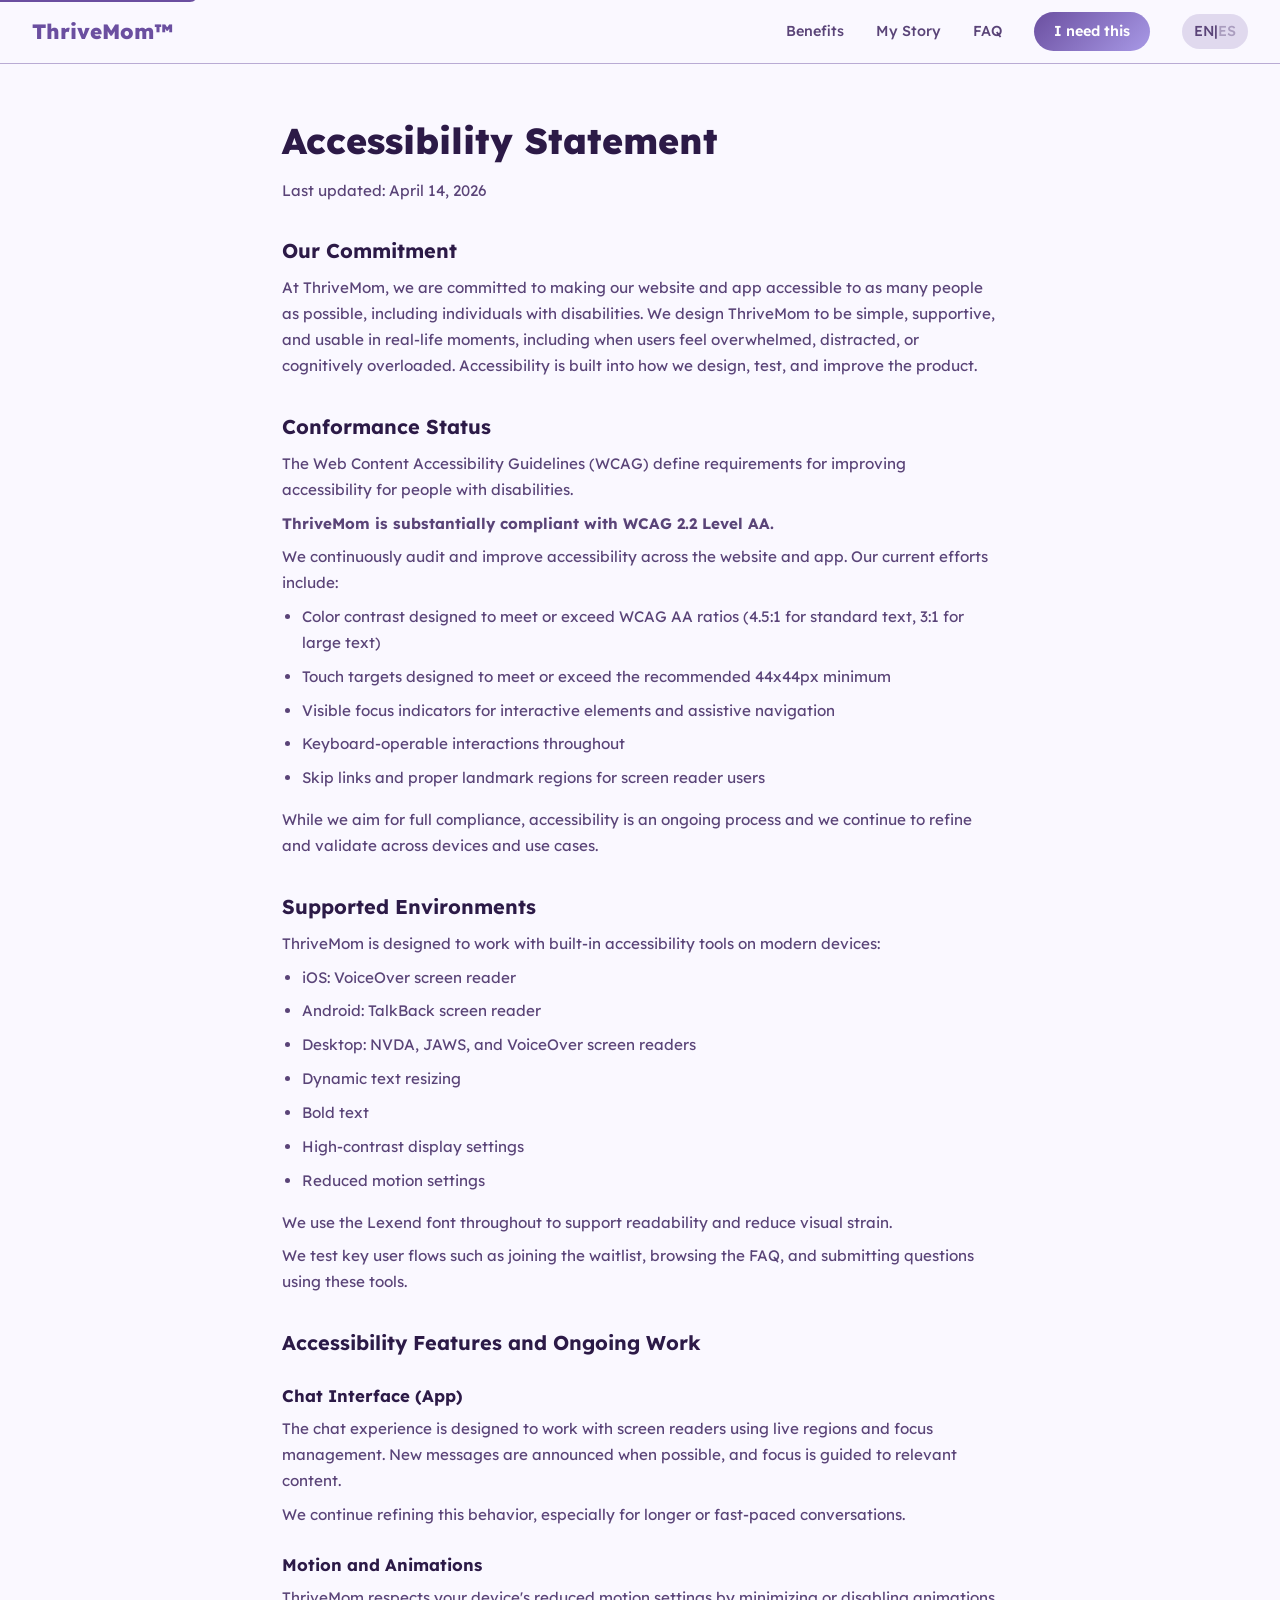
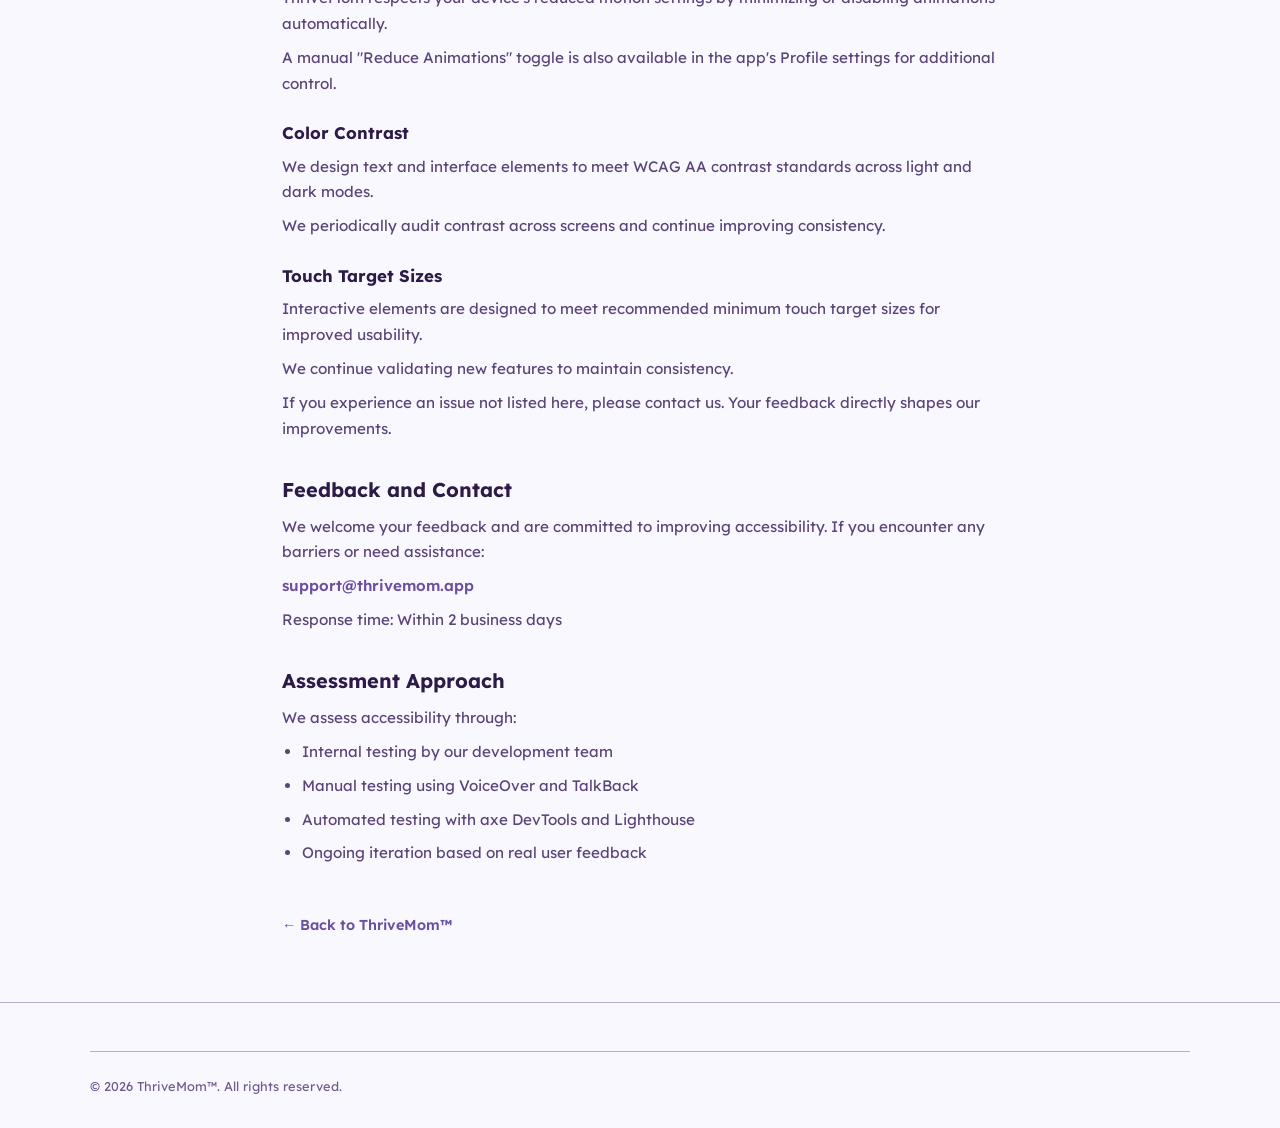
<file: accessibility.html>
<!DOCTYPE html>
<html lang="en">
<head>
  <meta charset="UTF-8">
  <meta name="viewport" content="width=device-width, initial-scale=1.0">
  <title>Accessibility Statement | ThriveMom™</title>
  <meta name="description" content="ThriveMom™ accessibility statement. Our commitment to WCAG 2.2 Level AA and how we support users with disabilities.">
  <meta name="robots" content="index, follow">
  <link rel="canonical" href="https://thrivemom.app/accessibility.html">
  <link rel="alternate" hreflang="en" href="https://thrivemom.app/accessibility.html">
  <link rel="alternate" hreflang="x-default" href="https://thrivemom.app/accessibility.html">

  <!-- Open Graph -->
  <meta property="og:title" content="Accessibility Statement | ThriveMom™">
  <meta property="og:description" content="ThriveMom™ accessibility statement. Our commitment to WCAG 2.2 Level AA and how we support users with disabilities.">
  <meta property="og:url" content="https://thrivemom.app/accessibility.html">
  <meta property="og:type" content="website">
  <meta property="og:site_name" content="ThriveMom™">
  <meta property="og:locale" content="en_US">
  <meta property="og:locale:alternate" content="es_ES">
  <meta property="og:image" content="https://thrivemom.app/images/og-image.png">
  <meta property="og:image:alt" content="ThriveMom™ accessibility statement">

  <!-- Twitter Card -->
  <meta name="twitter:card" content="summary_large_image">
  <meta name="twitter:title" content="Accessibility Statement | ThriveMom™">
  <meta name="twitter:description" content="Our commitment to WCAG 2.2 Level AA accessibility.">
  <meta name="twitter:image" content="https://thrivemom.app/images/og-image.png">

  <link rel="icon" href="/favicon.ico" sizes="32x32">
  <link rel="icon" href="data:image/svg+xml,<svg xmlns='http://www.w3.org/2000/svg' viewBox='0 0 100 100'><text y='.9em' font-size='90'>💜</text></svg>" type="image/svg+xml">
  <link rel="apple-touch-icon" href="/apple-touch-icon.png">
  <link rel="preload" href="fonts/lexend-latin.woff2" as="font" type="font/woff2" crossorigin>
  <link rel="stylesheet" href="styles.css?v=10">
  <style>
    .policy-container {
      max-width: 780px;
      margin: 0 auto;
      padding: 7rem 2rem 4rem;
    }
    .policy-container h1 {
      font-size: 2.25rem;
      font-weight: 800;
      color: var(--purple-deep);
      margin-bottom: 0.5rem;
    }
    .policy-date {
      color: var(--text-muted);
      font-size: 0.9rem;
      margin-bottom: 2rem;
    }
    .policy-container h2 {
      font-size: 1.25rem;
      font-weight: 700;
      color: var(--purple-deep);
      margin: 2rem 0 0.5rem;
    }
    .policy-container h3 {
      font-size: 1.05rem;
      font-weight: 700;
      color: var(--purple-deep);
      margin: 1.5rem 0 0.4rem;
    }
    .policy-container p,
    .policy-container li {
      color: var(--text-secondary);
      font-size: 0.95rem;
      line-height: 1.7;
      margin-bottom: 0.5rem;
    }
    .policy-container ul {
      padding-left: 1.25rem;
      margin-bottom: 1rem;
    }
    .policy-container a {
      color: var(--purple-mid);
      text-decoration: none;
      font-weight: 600;
    }
    .policy-container a:hover { text-decoration: underline; }
    .back-link {
      display: inline-block;
      margin-top: 2rem;
      color: var(--purple-mid);
      font-weight: 600;
      text-decoration: none;
      font-size: 0.9rem;
    }
    .back-link:hover { text-decoration: underline; }
  </style>
</head>
<body>
  <a href="#main" class="skip-link">Skip to main content</a>
  <nav aria-label="Main navigation">
    <a href="/" class="nav-logo">ThriveMom™</a>
    <div class="nav-links" id="navLinks">
      <a href="/#features">Benefits</a>
      <a href="/story.html">My Story</a>
      <a href="/faq.html">FAQ</a>
      <a href="/#waitlist" class="nav-cta">I need this</a>
      <a href="/es/accessibility.html" class="lang-toggle" aria-label="Switch language">
        <span class="lang-en">EN</span> | <span class="lang-es">ES</span>
      </a>
    </div>
    <button class="mobile-toggle" onclick="document.getElementById('navLinks').classList.toggle('open')" aria-label="Toggle menu">
      <span></span><span></span><span></span>
    </button>
  </nav>

  <main id="main" class="policy-container">
    <h1>Accessibility Statement</h1>
    <p class="policy-date">Last updated: April 14, 2026</p>

    <h2>Our Commitment</h2>
    <p>At ThriveMom, we are committed to making our website and app accessible to as many people as possible, including individuals with disabilities. We design ThriveMom to be simple, supportive, and usable in real-life moments, including when users feel overwhelmed, distracted, or cognitively overloaded. Accessibility is built into how we design, test, and improve the product.</p>

    <h2>Conformance Status</h2>
    <p>The Web Content Accessibility Guidelines (WCAG) define requirements for improving accessibility for people with disabilities.</p>
    <p><strong>ThriveMom is substantially compliant with WCAG 2.2 Level AA.</strong></p>
    <p>We continuously audit and improve accessibility across the website and app. Our current efforts include:</p>
    <ul>
      <li>Color contrast designed to meet or exceed WCAG AA ratios (4.5:1 for standard text, 3:1 for large text)</li>
      <li>Touch targets designed to meet or exceed the recommended 44x44px minimum</li>
      <li>Visible focus indicators for interactive elements and assistive navigation</li>
      <li>Keyboard-operable interactions throughout</li>
      <li>Skip links and proper landmark regions for screen reader users</li>
    </ul>
    <p>While we aim for full compliance, accessibility is an ongoing process and we continue to refine and validate across devices and use cases.</p>

    <h2>Supported Environments</h2>
    <p>ThriveMom is designed to work with built-in accessibility tools on modern devices:</p>
    <ul>
      <li>iOS: VoiceOver screen reader</li>
      <li>Android: TalkBack screen reader</li>
      <li>Desktop: NVDA, JAWS, and VoiceOver screen readers</li>
      <li>Dynamic text resizing</li>
      <li>Bold text</li>
      <li>High-contrast display settings</li>
      <li>Reduced motion settings</li>
    </ul>
    <p>We use the Lexend font throughout to support readability and reduce visual strain.</p>
    <p>We test key user flows such as joining the waitlist, browsing the FAQ, and submitting questions using these tools.</p>

    <h2>Accessibility Features and Ongoing Work</h2>

    <h3>Chat Interface (App)</h3>
    <p>The chat experience is designed to work with screen readers using live regions and focus management. New messages are announced when possible, and focus is guided to relevant content.</p>
    <p>We continue refining this behavior, especially for longer or fast-paced conversations.</p>

    <h3>Motion and Animations</h3>
    <p>ThriveMom respects your device's reduced motion settings by minimizing or disabling animations automatically.</p>
    <p>A manual "Reduce Animations" toggle is also available in the app's Profile settings for additional control.</p>

    <h3>Color Contrast</h3>
    <p>We design text and interface elements to meet WCAG AA contrast standards across light and dark modes.</p>
    <p>We periodically audit contrast across screens and continue improving consistency.</p>

    <h3>Touch Target Sizes</h3>
    <p>Interactive elements are designed to meet recommended minimum touch target sizes for improved usability.</p>
    <p>We continue validating new features to maintain consistency.</p>

    <p>If you experience an issue not listed here, please contact us. Your feedback directly shapes our improvements.</p>

    <h2>Feedback and Contact</h2>
    <p>We welcome your feedback and are committed to improving accessibility. If you encounter any barriers or need assistance:</p>
    <p><a href="mailto:support@thrivemom.app">support@thrivemom.app</a></p>
    <p>Response time: Within 2 business days</p>

    <h2>Assessment Approach</h2>
    <p>We assess accessibility through:</p>
    <ul>
      <li>Internal testing by our development team</li>
      <li>Manual testing using VoiceOver and TalkBack</li>
      <li>Automated testing with axe DevTools and Lighthouse</li>
      <li>Ongoing iteration based on real user feedback</li>
    </ul>

    <a href="/" class="back-link">&larr; Back to ThriveMom™</a>
  </main>

  <footer>
    <div class="footer-bottom">
      <p>&copy; 2026 ThriveMom™. All rights reserved.</p>
    </div>
  </footer>
</body>
</html>
</file>
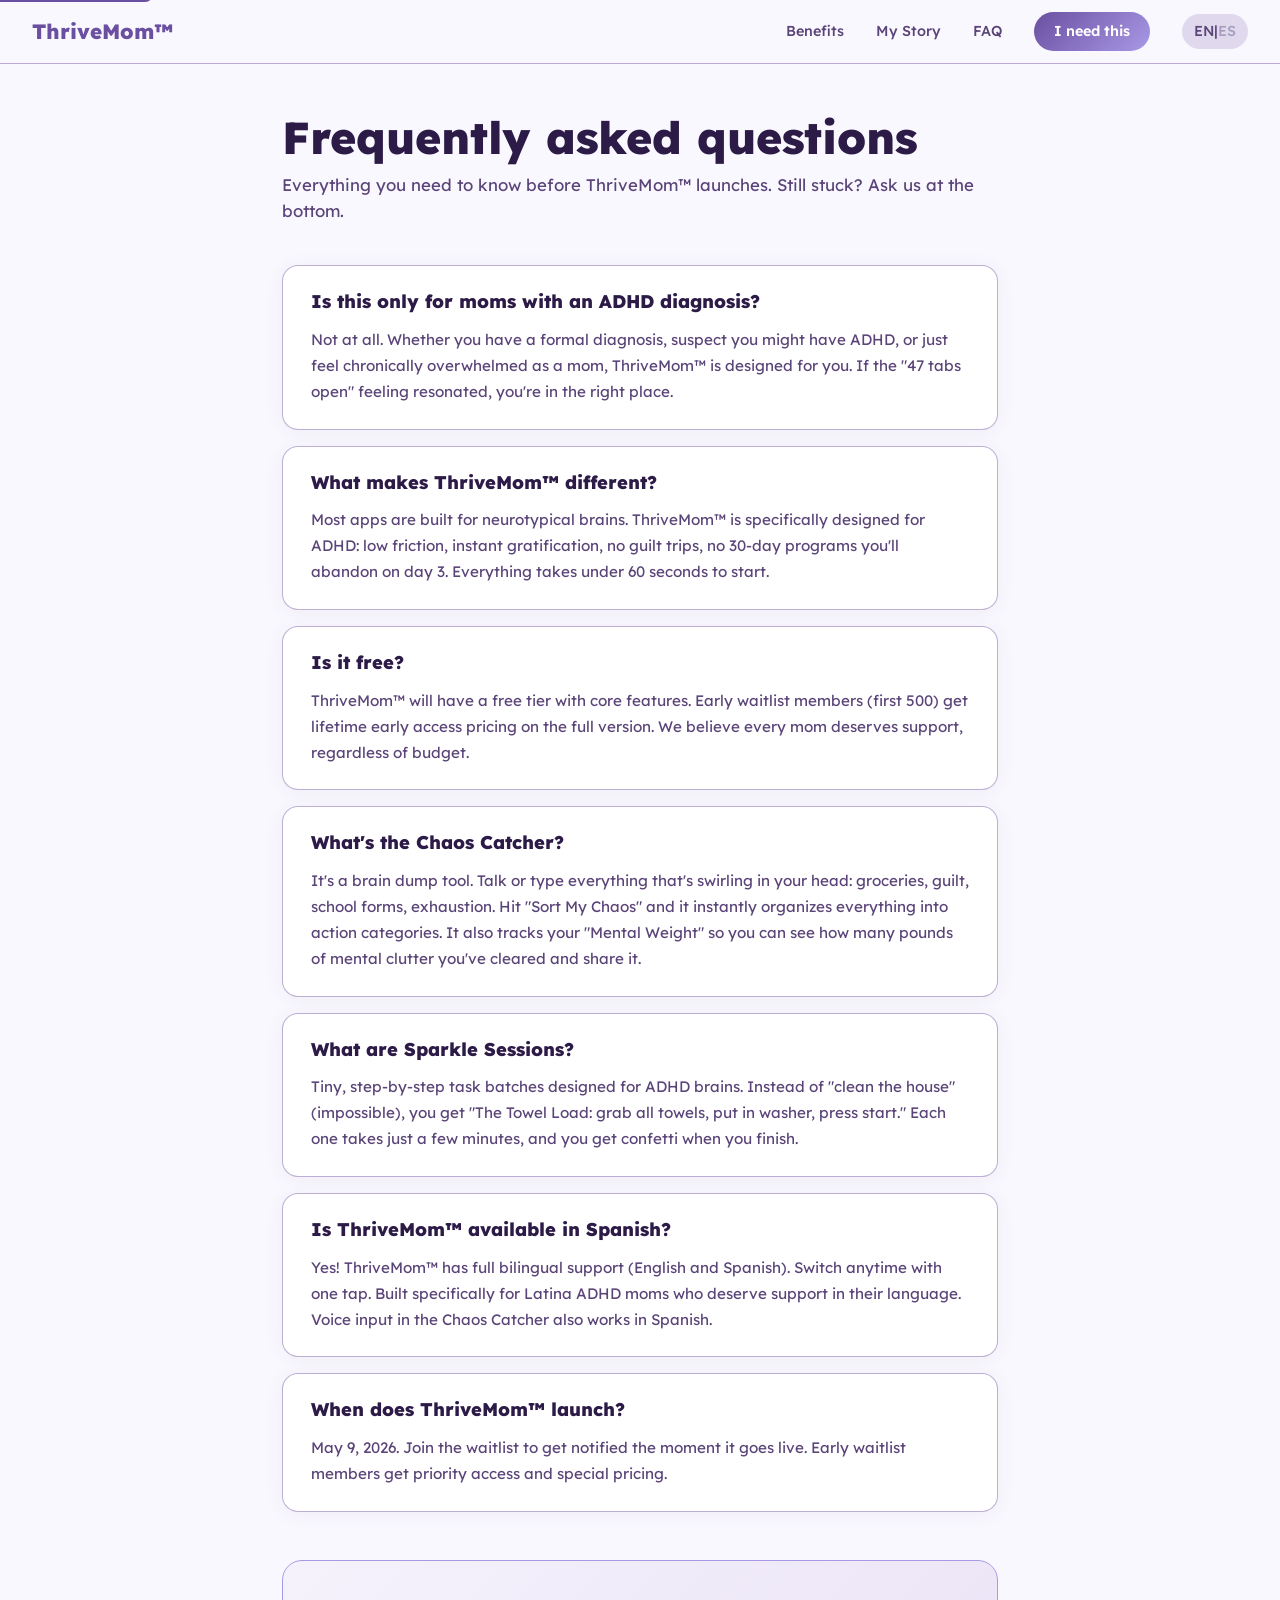
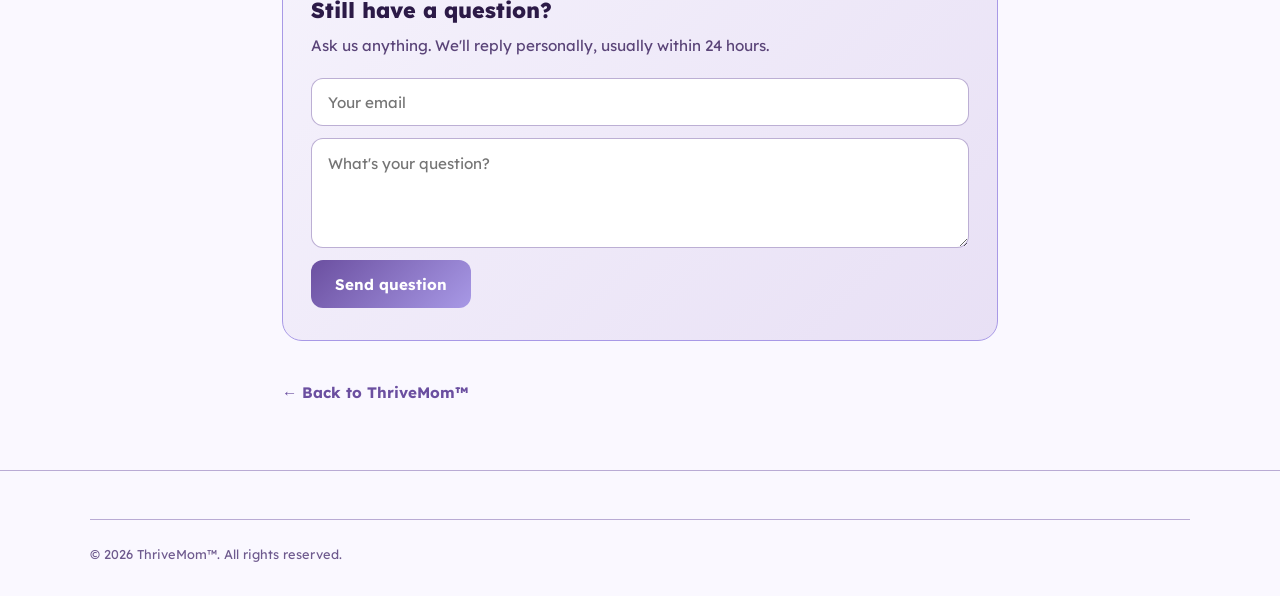
<file: faq.html>
<!DOCTYPE html>
<html lang="en">
<head>
  <meta charset="UTF-8">
  <meta name="viewport" content="width=device-width, initial-scale=1.0">
  <title>ADHD Mom App FAQ | ThriveMom™ - Features, Pricing & Launch</title>
  <meta name="description" content="Frequently asked questions about ThriveMom™, the ADHD mom app. Learn about launch date, free pricing, brain dump features, Sparkle Sessions, bilingual support, and how it works.">
  <meta name="robots" content="index, follow, noai, noimageai">
  <link rel="canonical" href="https://thrivemom.app/faq.html">
  <link rel="alternate" hreflang="en" href="https://thrivemom.app/faq.html">
  <link rel="alternate" hreflang="es" href="https://thrivemom.app/es/faq.html">
  <link rel="alternate" hreflang="x-default" href="https://thrivemom.app/faq.html">
  <link rel="icon" href="/favicon.ico" sizes="32x32">
  <link rel="icon" href="data:image/svg+xml,<svg xmlns='http://www.w3.org/2000/svg' viewBox='0 0 100 100'><text y='.9em' font-size='90'>💜</text></svg>" type="image/svg+xml">
  <link rel="apple-touch-icon" href="/apple-touch-icon.png">

  <!-- Open Graph -->
  <meta property="og:title" content="ADHD Mom App FAQ | ThriveMom™">
  <meta property="og:description" content="Frequently asked questions about ThriveMom™, the ADHD mom app. Learn about launch date, free pricing, brain dump features, Sparkle Sessions, bilingual support, and how it works.">
  <meta property="og:url" content="https://thrivemom.app/faq.html">
  <meta property="og:type" content="website">
  <meta property="og:site_name" content="ThriveMom™">
  <meta property="og:locale" content="en_US">
  <meta property="og:locale:alternate" content="es_ES">
  <meta property="og:image" content="https://thrivemom.app/images/og-image.png">
  <meta property="og:image:alt" content="ThriveMom™ FAQ for ADHD moms">

  <!-- Twitter Card -->
  <meta name="twitter:card" content="summary_large_image">
  <meta name="twitter:title" content="FAQ | ThriveMom™">
  <meta name="twitter:description" content="Frequently asked questions about ThriveMom™, the app built for ADHD moms.">
  <meta name="twitter:image" content="https://thrivemom.app/images/og-image.png">

  <link rel="preload" href="fonts/lexend-latin.woff2" as="font" type="font/woff2" crossorigin>
  <link rel="stylesheet" href="styles.css?v=10">

  <!-- JSON-LD: BreadcrumbList -->
  <script type="application/ld+json">
  {
    "@context": "https://schema.org",
    "@type": "BreadcrumbList",
    "itemListElement": [
      {"@type": "ListItem", "position": 1, "name": "Home", "item": "https://thrivemom.app/"},
      {"@type": "ListItem", "position": 2, "name": "FAQ", "item": "https://thrivemom.app/faq.html"}
    ]
  }
  </script>

  <!-- JSON-LD: FAQ rich snippets -->
  <script type="application/ld+json">
  {
    "@context": "https://schema.org",
    "@type": "FAQPage",
    "mainEntity": [
      {"@type":"Question","name":"Is this only for moms with an ADHD diagnosis?","acceptedAnswer":{"@type":"Answer","text":"Not at all. Whether you have a formal diagnosis, suspect you might have ADHD, or just feel chronically overwhelmed as a mom, ThriveMom™ is designed for you."}},
      {"@type":"Question","name":"What makes ThriveMom™ different?","acceptedAnswer":{"@type":"Answer","text":"Most apps are built for neurotypical brains. ThriveMom™ is specifically designed for ADHD: low friction, instant gratification, no guilt trips. Everything takes under 60 seconds to start."}},
      {"@type":"Question","name":"Is it free?","acceptedAnswer":{"@type":"Answer","text":"ThriveMom™ will have a free tier with core features. Early waitlist members (first 500) get lifetime early access pricing on the full version."}},
      {"@type":"Question","name":"What is the Chaos Catcher?","acceptedAnswer":{"@type":"Answer","text":"A brain dump tool. Talk or type everything on your mind, hit Sort My Chaos, and it instantly organizes everything into action categories. It also tracks your Mental Weight."}},
      {"@type":"Question","name":"What are Sparkle Sessions?","acceptedAnswer":{"@type":"Answer","text":"Tiny, step-by-step task batches designed for ADHD brains. Each one takes just a few minutes, and you get confetti when you finish."}},
      {"@type":"Question","name":"Is ThriveMom™ available in Spanish?","acceptedAnswer":{"@type":"Answer","text":"Yes. ThriveMom™ has full bilingual support in English and Spanish, built specifically for Latina ADHD moms. Switch anytime with one tap."}},
      {"@type":"Question","name":"When does ThriveMom™ launch?","acceptedAnswer":{"@type":"Answer","text":"May 9, 2026. Join the waitlist to get notified the moment it goes live. Early waitlist members get priority access and special pricing."}}
    ]
  }
  </script>

  <style>
    .faq-page {
      max-width: 780px;
      margin: 0 auto;
      padding: 7rem 2rem 4rem;
    }
    .faq-page h1 {
      font-size: clamp(2rem, 3.5vw, 2.8rem);
      font-weight: 800;
      color: var(--purple-deep);
      margin-bottom: 0.5rem;
      line-height: 1.15;
    }
    .faq-page .faq-intro {
      color: var(--text-secondary);
      font-size: 1.05rem;
      margin-bottom: 2.5rem;
    }
    .faq-block {
      background: var(--white);
      border: 1px solid var(--border);
      border-radius: 16px;
      padding: 1.5rem 1.75rem;
      margin-bottom: 1rem;
      box-shadow: var(--shadow);
    }
    .faq-block h2 {
      font-size: 1.15rem;
      font-weight: 800;
      color: var(--purple-deep);
      margin-bottom: 0.75rem;
      line-height: 1.35;
    }
    .faq-block p {
      color: var(--text-secondary);
      font-size: 0.95rem;
      line-height: 1.7;
      margin: 0;
    }

    .ask-section {
      margin-top: 3rem;
      padding: 2rem 1.75rem;
      background: linear-gradient(135deg, var(--purple-wash), var(--purple-pale));
      border: 1px solid var(--purple-light);
      border-radius: 20px;
    }
    .ask-section h2 {
      font-size: 1.35rem;
      font-weight: 800;
      color: var(--purple-deep);
      margin-bottom: 0.4rem;
    }
    .ask-section > p {
      color: var(--text-secondary);
      font-size: 0.95rem;
      margin-bottom: 1.25rem;
    }
    .ask-form {
      display: flex;
      flex-direction: column;
      gap: 0.75rem;
    }
    .ask-form input,
    .ask-form textarea {
      padding: 0.85rem 1rem;
      border: 1.5px solid var(--border);
      border-radius: 12px;
      font-family: inherit;
      font-size: 0.95rem;
      background: var(--white);
      color: var(--text);
      outline: none;
      transition: border-color 0.2s;
    }
    .ask-form input:focus,
    .ask-form textarea:focus { border-color: var(--purple-mid); }
    .ask-form textarea {
      min-height: 110px;
      resize: vertical;
      line-height: 1.5;
    }
    .ask-form button {
      background: var(--gradient);
      color: #fff;
      border: none;
      padding: 0.9rem 1.5rem;
      border-radius: 12px;
      font-family: inherit;
      font-size: 0.95rem;
      font-weight: 700;
      cursor: pointer;
      transition: opacity 0.2s, transform 0.2s;
      align-self: flex-start;
    }
    .ask-form button:hover { opacity: 0.92; transform: translateY(-1px); }
    .ask-form button:disabled { opacity: 0.5; cursor: not-allowed; transform: none; }

    .ask-success {
      display: none;
      background: rgba(16, 185, 129, 0.1);
      color: var(--accent-green);
      padding: 1rem 1.25rem;
      border-radius: 12px;
      font-weight: 600;
      font-size: 0.95rem;
      margin-top: 0.5rem;
    }
    .ask-success.active { display: block; }

    .back-link {
      display: inline-block;
      margin-top: 2.5rem;
      color: var(--purple-mid);
      font-weight: 700;
      text-decoration: none;
      font-size: 0.95rem;
    }
    .back-link:hover { text-decoration: underline; }

    @media (max-width: 720px) {
      .faq-page { padding: 6rem 1.25rem 3rem; }
      .faq-block { padding: 1.25rem 1.25rem; }
      .ask-section { padding: 1.5rem 1.25rem; }
      .ask-form button { width: 100%; align-self: stretch; }
    }
  </style>
</head>
<body>

  <a href="#top" class="skip-link">Skip to content</a>

  <nav aria-label="Main navigation">
    <a href="/" class="nav-logo">ThriveMom™</a>
    <div class="nav-links" id="navLinks">
      <a href="/#features">Benefits</a>
      <a href="/story.html">My Story</a>
      <a href="/faq.html">FAQ</a>
      <a href="/#waitlist" class="nav-cta">I need this</a>
      <a href="/es/faq.html" class="lang-toggle" aria-label="Switch language">
        <span class="lang-en">EN</span> | <span class="lang-es">ES</span>
      </a>
    </div>
    <button class="mobile-toggle" onclick="document.getElementById('navLinks').classList.toggle('open')" aria-label="Toggle menu">
      <span></span><span></span><span></span>
    </button>
  </nav>

  <main id="top" class="faq-page">
    <h1 data-i18n="title">Frequently asked questions</h1>
    <p class="faq-intro" data-i18n="intro">Everything you need to know before ThriveMom™ launches. Still stuck? Ask us at the bottom.</p>

    <div class="faq-block">
      <h2 data-i18n="q2">Is this only for moms with an ADHD diagnosis?</h2>
      <p data-i18n="a2">Not at all. Whether you have a formal diagnosis, suspect you might have ADHD, or just feel chronically overwhelmed as a mom, ThriveMom™ is designed for you. If the "47 tabs open" feeling resonated, you're in the right place.</p>
    </div>

    <div class="faq-block">
      <h2 data-i18n="q4">What makes ThriveMom™ different?</h2>
      <p data-i18n="a4">Most apps are built for neurotypical brains. ThriveMom™ is specifically designed for ADHD: low friction, instant gratification, no guilt trips, no 30-day programs you'll abandon on day 3. Everything takes under 60 seconds to start.</p>
    </div>

    <div class="faq-block">
      <h2 data-i18n="q3">Is it free?</h2>
      <p data-i18n="a3">ThriveMom™ will have a free tier with core features. Early waitlist members (first 500) get lifetime early access pricing on the full version. We believe every mom deserves support, regardless of budget.</p>
    </div>

    <div class="faq-block">
      <h2 data-i18n="q5">What's the Chaos Catcher?</h2>
      <p data-i18n="a5">It's a brain dump tool. Talk or type everything that's swirling in your head: groceries, guilt, school forms, exhaustion. Hit "Sort My Chaos" and it instantly organizes everything into action categories. It also tracks your "Mental Weight" so you can see how many pounds of mental clutter you've cleared and share it.</p>
    </div>

    <div class="faq-block">
      <h2 data-i18n="q6">What are Sparkle Sessions?</h2>
      <p data-i18n="a6">Tiny, step-by-step task batches designed for ADHD brains. Instead of "clean the house" (impossible), you get "The Towel Load: grab all towels, put in washer, press start." Each one takes just a few minutes, and you get confetti when you finish.</p>
    </div>

    <div class="faq-block">
      <h2 data-i18n="q7">Is ThriveMom™ available in Spanish?</h2>
      <p data-i18n="a7">Yes! ThriveMom™ has full bilingual support (English and Spanish). Switch anytime with one tap. Built specifically for Latina ADHD moms who deserve support in their language. Voice input in the Chaos Catcher also works in Spanish.</p>
    </div>

    <div class="faq-block">
      <h2 data-i18n="q1">When does ThriveMom™ launch?</h2>
      <p data-i18n="a1">May 9, 2026. Join the waitlist to get notified the moment it goes live. Early waitlist members get priority access and special pricing.</p>
    </div>

    <!-- Submit a question -->
    <section class="ask-section">
      <h2 data-i18n="askTitle">Still have a question?</h2>
      <p data-i18n="askSub">Ask us anything. We'll reply personally, usually within 24 hours.</p>
      <form class="ask-form" id="askForm" onsubmit="return submitQuestion(event)" novalidate>
        <label for="askEmail" class="sr-only">Email address</label>
        <input type="email" id="askEmail" placeholder="Your email" autocomplete="email" required aria-label="Your email" aria-describedby="askEmailError">
        <p class="form-error" id="askEmailError" role="alert"></p>
        <label for="askQuestion" class="sr-only">Your question</label>
        <textarea id="askQuestion" placeholder="What's your question?" required aria-label="Your question" aria-describedby="askQuestionError"></textarea>
        <p class="form-error" id="askQuestionError" role="alert"></p>
        <button type="submit" id="askBtn" data-i18n="askBtn">Send question</button>
      </form>
      <div class="ask-success" id="askSuccess" data-i18n="askSuccess" aria-live="polite">💜 Thanks! We'll get back to you within 24 hours.</div>
    </section>

    <a href="/" class="back-link" data-i18n="back">&larr; Back to ThriveMom™</a>
  </main>

  <footer>
    <div class="footer-bottom">
      <p data-i18n="copyright">&copy; 2026 ThriveMom™. All rights reserved.</p>
    </div>
  </footer>

  <script>
    var LANG_KEY = 'thrivemom_web_lang';
    var urlLang = new URLSearchParams(window.location.search).get('lang');
    var currentLang = urlLang === 'es' ? 'es' : (localStorage.getItem(LANG_KEY) || 'en');

    var translations = {
      en: {
        title: 'Frequently asked questions',
        intro: 'Everything you need to know before ThriveMom\u2122 launches. Still stuck? Ask us at the bottom.',
        q1: 'When does ThriveMom\u2122 launch?',
        a1: 'May 9, 2026. Join the waitlist to get notified the moment it goes live. Early waitlist members get priority access and special pricing.',
        q2: 'Is this only for moms with an ADHD diagnosis?',
        a2: 'Not at all. Whether you have a formal diagnosis, suspect you might have ADHD, or just feel chronically overwhelmed as a mom, ThriveMom\u2122 is designed for you. If the "47 tabs open" feeling resonated, you\'re in the right place.',
        q3: 'Is it free?',
        a3: 'ThriveMom\u2122 will have a free tier with core features. Early waitlist members (first 500) get lifetime early access pricing on the full version. We believe every mom deserves support, regardless of budget.',
        q4: 'What makes ThriveMom\u2122 different?',
        a4: 'Most apps are built for neurotypical brains. ThriveMom\u2122 is specifically designed for ADHD: low friction, instant gratification, no guilt trips, no 30-day programs you\'ll abandon on day 3. Everything takes under 60 seconds to start.',
        q5: 'What\'s the Chaos Catcher?',
        a5: 'It\'s a brain dump tool. Talk or type everything that\'s swirling in your head: groceries, guilt, school forms, exhaustion. Hit "Sort My Chaos" and it instantly organizes everything into action categories. It also tracks your "Mental Weight" so you can see how many pounds of mental clutter you\'ve cleared and share it.',
        q6: 'What are Sparkle Sessions?',
        a6: 'Tiny, step-by-step task batches designed for ADHD brains. Instead of "clean the house" (impossible), you get "The Towel Load: grab all towels, put in washer, press start." Each one takes just a few minutes, and you get confetti when you finish.',
        q7: 'Is ThriveMom\u2122 available in Spanish?',
        a7: 'Yes! ThriveMom\u2122 has full bilingual support (English and Spanish). Switch anytime with one tap. Built specifically for Latina ADHD moms who deserve support in their language. Voice input in the Chaos Catcher also works in Spanish.',
        askTitle: 'Still have a question?',
        askSub: 'Ask us anything. We\'ll reply personally, usually within 24 hours.',
        askEmail: 'Your email',
        askQuestion: 'What\'s your question?',
        askBtn: 'Send question',
        askBtnSending: 'Sending...',
        askSuccess: '\uD83D\uDC9C Thanks! We\'ll get back to you within 24 hours.',
        back: '\u2190 Back to ThriveMom\u2122',
        copyright: '\u00a9 2026 ThriveMom\u2122. All rights reserved.',
        navFeatures: 'Benefits',
        navAbout: 'About',
        navFaq: 'FAQ',
        navCta: 'I need this',
        pageTitle: 'FAQ | ThriveMom\u2122'
      },
      es: {
        title: 'Preguntas frecuentes',
        intro: 'Todo lo que necesitas saber antes de que ThriveMom\u2122 se lance. \u00bfTodav\u00eda tienes dudas? Pregunta al final.',
        q1: '\u00bfCu\u00e1ndo se lanza ThriveMom\u2122?',
        a1: '9 de mayo, 2026. \u00danete a la lista de espera para recibir notificaci\u00f3n en cuanto est\u00e9 disponible. Los primeros en la lista obtienen acceso prioritario y precio especial.',
        q2: '\u00bfEs solo para mam\u00e1s con diagn\u00f3stico de TDAH?',
        a2: 'Para nada. Ya sea que tengas un diagn\u00f3stico formal, sospeches que podr\u00edas tener TDAH, o simplemente te sientas cr\u00f3nicamente abrumada como mam\u00e1, ThriveMom\u2122 es para ti. Si lo de las "47 pesta\u00f1as abiertas" te reson\u00f3, est\u00e1s en el lugar correcto.',
        q3: '\u00bfEs gratis?',
        a3: 'ThriveMom\u2122 tendr\u00e1 un plan gratuito con funciones principales. Los primeros en la lista (primeros 500) obtienen precio de acceso temprano de por vida en la versi\u00f3n completa. Creemos que toda mam\u00e1 merece apoyo, sin importar el presupuesto.',
        q4: '\u00bfQu\u00e9 hace diferente a ThriveMom\u2122?',
        a4: 'La mayor\u00eda de las apps est\u00e1n hechas para cerebros neurot\u00edpicos. ThriveMom\u2122 est\u00e1 dise\u00f1ada espec\u00edficamente para TDAH: poca fricci\u00f3n, gratificaci\u00f3n instant\u00e1nea, sin culpas, sin programas de 30 d\u00edas que abandonar\u00e1s el d\u00eda 3. Todo toma menos de 60 segundos para empezar.',
        q5: '\u00bfQu\u00e9 es el Atrapa Caos?',
        a5: 'Es una herramienta de descarga mental. Habla o escribe todo lo que da vueltas en tu cabeza: compras, culpa, formularios del colegio, agotamiento. Presiona "Ordena Mi Caos" y organiza todo instant\u00e1neamente en categor\u00edas de acci\u00f3n. Tambi\u00e9n rastrea tu "Peso Mental" para que veas cu\u00e1ntas libras de desorden mental has liberado y lo compartas.',
        q6: '\u00bfQu\u00e9 son las Sesiones Sparkle?',
        a6: 'Peque\u00f1as tandas de tareas paso a paso dise\u00f1adas para cerebros con TDAH. En vez de "limpiar la casa" (imposible), recibes "La Carga de Toallas: agarra todas las toallas, ponlas en la lavadora, presiona inicio." Cada una toma solo unos minutos, y recibes confeti cuando terminas.',
        q7: '\u00bfThriveMom\u2122 est\u00e1 disponible en espa\u00f1ol?',
        a7: '\u00a1S\u00ed! ThriveMom\u2122 tiene soporte biling\u00fce completo (ingl\u00e9s y espa\u00f1ol). Cambia en cualquier momento con un toque. Hecho espec\u00edficamente para mam\u00e1s latinas con TDAH que merecen apoyo en su idioma. La entrada de voz en el Atrapa Caos tambi\u00e9n funciona en espa\u00f1ol.',
        askTitle: '\u00bfTodav\u00eda tienes una pregunta?',
        askSub: 'Preg\u00fantanos lo que sea. Te responderemos personalmente, normalmente en 24 horas.',
        askEmail: 'Tu correo',
        askQuestion: '\u00bfCu\u00e1l es tu pregunta?',
        askBtn: 'Enviar pregunta',
        askBtnSending: 'Enviando...',
        askSuccess: '\uD83D\uDC9C \u00a1Gracias! Te responderemos en 24 horas.',
        back: '\u2190 Volver a ThriveMom\u2122',
        copyright: '\u00a9 2026 ThriveMom\u2122. Todos los derechos reservados.',
        navFeatures: 'Beneficios',
        navAbout: 'Nosotras',
        navFaq: 'Preguntas',
        navCta: 'Lo necesito',
        pageTitle: 'Preguntas frecuentes | ThriveMom\u2122'
      }
    };

    function applyLang(lang) {
      currentLang = lang;
      try { localStorage.setItem(LANG_KEY, lang); } catch(e) {}
      document.documentElement.lang = lang;
      document.body.classList.toggle('es', lang === 'es');

      var t = translations[lang];
      document.title = t.pageTitle;

      var descMeta = document.querySelector('meta[name="description"]');
      if (descMeta) descMeta.content = lang === 'es'
        ? 'Preguntas frecuentes sobre ThriveMom\u2122, la app para mam\u00e1s con TDAH. Fecha de lanzamiento, precios, funciones y c\u00f3mo funciona.'
        : 'Frequently asked questions about ThriveMom\u2122, the app built for ADHD moms. Launch date, pricing, features, and how it works.';

      // data-i18n swap
      document.querySelectorAll('[data-i18n]').forEach(function(el) {
        var key = el.getAttribute('data-i18n');
        if (t[key] !== undefined) el.textContent = t[key];
      });

      // Placeholders
      var askEmail = document.getElementById('askEmail');
      if (askEmail) askEmail.placeholder = t.askEmail;
      var askQuestion = document.getElementById('askQuestion');
      if (askQuestion) askQuestion.placeholder = t.askQuestion;

      // Nav items (hardcoded, not data-i18n to keep markup clean)
      var navLinks = document.querySelectorAll('.nav-links a');
      if (navLinks[0]) navLinks[0].textContent = t.navFeatures;
      if (navLinks[1]) navLinks[1].textContent = t.navAbout;
      if (navLinks[2]) navLinks[2].textContent = t.navFaq;
      if (navLinks[3]) navLinks[3].textContent = t.navCta;
    }

    function toggleLang() {
      applyLang(currentLang === 'es' ? 'en' : 'es');
    }

    // Apply saved language on load
    if (currentLang === 'es') applyLang('es');

    // Submit a new question — reuses the existing Google Sheets webhook with source=faq-question
    function submitQuestion(e) {
      e.preventDefault();
      var emailEl = document.getElementById('askEmail');
      var qEl = document.getElementById('askQuestion');
      var btn = document.getElementById('askBtn');
      var form = document.getElementById('askForm');
      var success = document.getElementById('askSuccess');

      var emailErr = document.getElementById('askEmailError');
      var qErr = document.getElementById('askQuestionError');
      var email = emailEl.value.trim();
      var question = qEl.value.trim();
      var emailRe = /^[^\s@]+@[^\s@]+\.[^\s@]+$/;
      var hasError = false;
      var msgEmail = currentLang === 'es' ? 'Por favor, introduce un correo electrónico válido.' : 'Please enter a valid email address.';
      var msgQuestion = currentLang === 'es' ? 'Por favor, escribe tu pregunta.' : 'Please enter your question.';
      if (!emailRe.test(email)) {
        emailEl.setAttribute('aria-invalid', 'true');
        if (emailErr) { emailErr.textContent = msgEmail; emailErr.setAttribute('data-visible', 'true'); }
        if (!hasError) emailEl.focus();
        hasError = true;
      } else {
        emailEl.removeAttribute('aria-invalid');
        if (emailErr) emailErr.setAttribute('data-visible', 'false');
      }
      if (!question) {
        qEl.setAttribute('aria-invalid', 'true');
        if (qErr) { qErr.textContent = msgQuestion; qErr.setAttribute('data-visible', 'true'); }
        if (!hasError) qEl.focus();
        hasError = true;
      } else {
        qEl.removeAttribute('aria-invalid');
        if (qErr) qErr.setAttribute('data-visible', 'false');
      }
      if (hasError) return false;

      btn.textContent = translations[currentLang].askBtnSending;
      btn.disabled = true;

      var WEBHOOK = 'https://script.google.com/macros/s/AKfycbxz_Nt9WLtOl8T2LBCiu38CrJhf6K8dpLEhqTAa4xtDUyuF6Uy2KNbNYCFbqXTX9Tv1/exec';
      var url = WEBHOOK
        + '?email=' + encodeURIComponent(email)
        + '&source=' + encodeURIComponent('faq-question')
        + '&question=' + encodeURIComponent(question)
        + '&submittedAt=' + encodeURIComponent(new Date().toISOString());
      fetch(url, { method: 'GET', mode: 'no-cors' }).catch(function() {});

      console.log('FAQ question submitted:', { email: email, question: question });

      form.style.display = 'none';
      success.classList.add('active');
      return false;
    }

    // Close mobile nav on link click
    document.querySelectorAll('.nav-links a').forEach(function(link) {
      link.addEventListener('click', function() {
        document.getElementById('navLinks').classList.remove('open');
      });
    });
  </script>
</body>
</html>
</file>
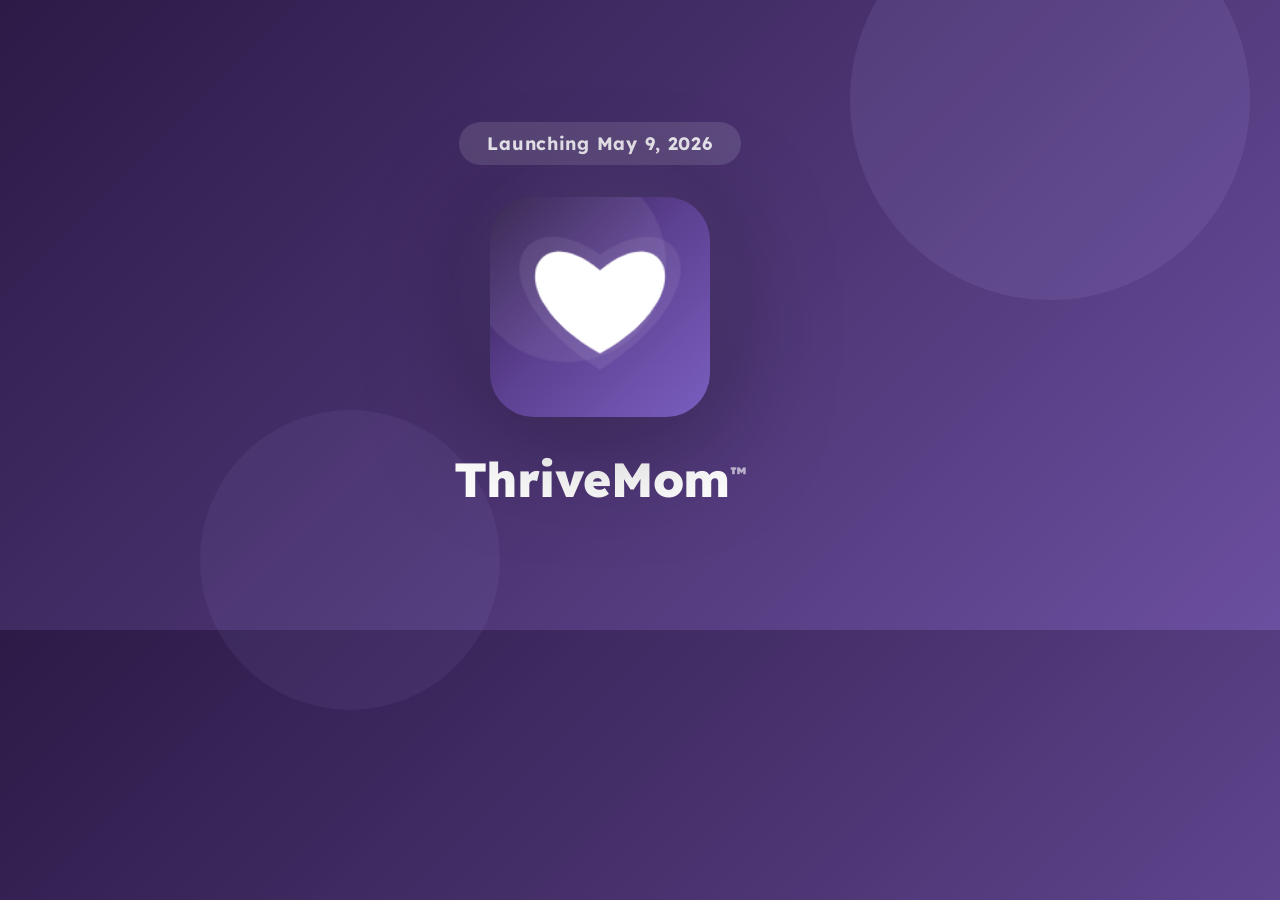
<file: og-template.html>
<!DOCTYPE html>
<html>
<head>
  <meta charset="UTF-8">
  <style>
    * { margin: 0; padding: 0; box-sizing: border-box; }
    @font-face {
      font-family: 'Lexend';
      font-weight: 400 800;
      src: url('fonts/lexend-latin.woff2') format('woff2');
    }
    body {
      width: 1200px;
      height: 630px;
      font-family: 'Lexend', sans-serif;
      background: linear-gradient(135deg, #2c1a47 0%, #4A3370 50%, #6b4fa0 100%);
      display: flex;
      overflow: hidden;
      position: relative;
    }

    /* Subtle background circles */
    body::before {
      content: '';
      position: absolute;
      top: -100px; right: -50px;
      width: 400px; height: 400px;
      background: rgba(168, 153, 230, 0.12);
      border-radius: 50%;
    }
    body::after {
      content: '';
      position: absolute;
      bottom: -80px; left: 200px;
      width: 300px; height: 300px;
      background: rgba(168, 153, 230, 0.08);
      border-radius: 50%;
    }

    .content {
      width: 100%;
      height: 100%;
      display: flex;
      flex-direction: column;
      align-items: center;
      justify-content: center;
      position: relative;
      z-index: 1;
      gap: 32px;
    }

    .badge {
      display: inline-block;
      background: rgba(255,255,255,0.12);
      color: rgba(255,255,255,0.85);
      padding: 10px 28px;
      border-radius: 50px;
      font-size: 18px;
      font-weight: 700;
      letter-spacing: 0.04em;
    }

    .heart-logo {
      width: 220px;
      height: 220px;
      border-radius: 44px;
      object-fit: cover;
      filter: drop-shadow(0 20px 60px rgba(0,0,0,0.35));
    }

    .heart-glow {
      position: absolute;
      width: 300px;
      height: 300px;
      background: radial-gradient(circle, rgba(168,153,230,0.25) 0%, transparent 70%);
      border-radius: 50%;
      top: 50%;
      left: 50%;
      transform: translate(-50%, -55%);
    }

    .brand {
      font-size: 48px;
      font-weight: 800;
      color: #fff;
      letter-spacing: -0.01em;
    }

    .brand sup {
      font-size: 18px;
      vertical-align: super;
      opacity: 0.6;
    }

    .tagline {
      display: none;
    }
  </style>
</head>
<body>
  <div class="content">
    <div class="badge">Launching May 9, 2026</div>
    <div style="position:relative;display:flex;align-items:center;justify-content:center;">
      <div class="heart-glow"></div>
      <img class="heart-logo" src="images/heart-logo.png" alt="ThriveMom heart logo">
    </div>
    <div class="brand">ThriveMom<sup>&#8482;</sup></div>
    <div class="tagline">thrivemom.app</div>
  </div>
</body>
</html>
</file>
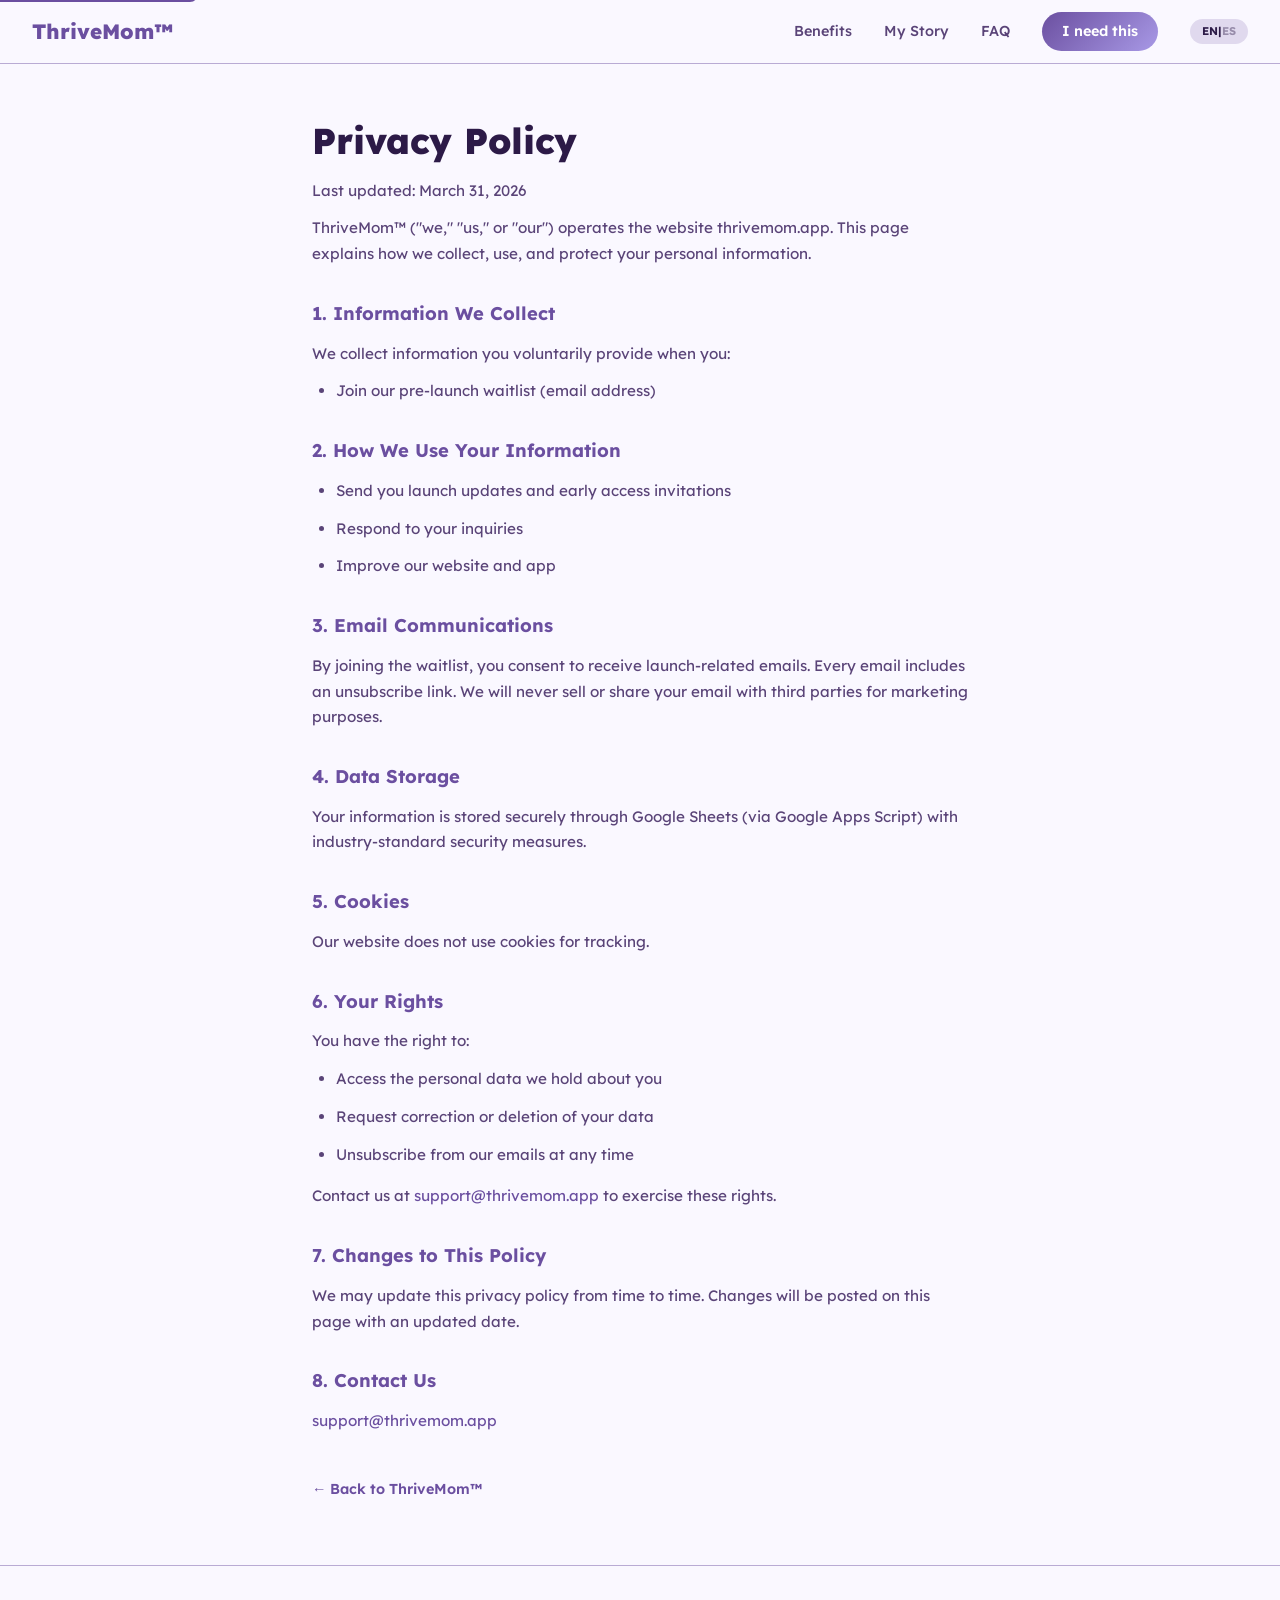
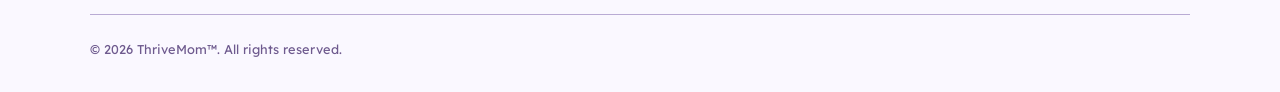
<file: privacy.html>
<!DOCTYPE html>
<html lang="en">
<head>
  <meta charset="UTF-8">
  <meta name="viewport" content="width=device-width, initial-scale=1.0">
  <title>Privacy Policy | ThriveMom™</title>
  <meta name="description" content="ThriveMom™ privacy policy. How we collect, store, and protect your email and personal information when you join the ADHD mom waitlist.">
  <meta name="robots" content="noindex">
  <link rel="canonical" href="https://thrivemom.app/privacy.html">
  <link rel="alternate" hreflang="en" href="https://thrivemom.app/privacy.html">
  <link rel="alternate" hreflang="es" href="https://thrivemom.app/privacy.html?lang=es">
  <link rel="alternate" hreflang="x-default" href="https://thrivemom.app/privacy.html">
  <link rel="icon" href="/favicon.ico" sizes="32x32">
  <link rel="icon" href="data:image/svg+xml,<svg xmlns='http://www.w3.org/2000/svg' viewBox='0 0 100 100'><text y='.9em' font-size='90'>💜</text></svg>" type="image/svg+xml">
  <link rel="apple-touch-icon" href="/apple-touch-icon.png">
  <link rel="preload" href="fonts/lexend-latin.woff2" as="font" type="font/woff2" crossorigin>
  <link rel="stylesheet" href="styles.css?v=10">
  <style>
    .policy-container {
      max-width: 720px;
      margin: 0 auto;
      padding: 7rem 2rem 4rem;
    }
    .policy-container h1 {
      font-size: 2.25rem;
      font-weight: 800;
      margin-bottom: 0.5rem;
    }
    .policy-date {
      color: var(--text-muted);
      font-size: 0.85rem;
      margin-bottom: 2.5rem;
    }
    .policy-container h2 {
      font-size: 1.15rem;
      font-weight: 700;
      color: var(--purple-mid);
      margin-top: 2rem;
      margin-bottom: 0.75rem;
    }
    .policy-container p,
    .policy-container li {
      color: var(--text-secondary);
      font-size: 0.95rem;
      line-height: 1.7;
      margin-bottom: 0.75rem;
    }
    .policy-container ul {
      padding-left: 1.5rem;
      margin-bottom: 1rem;
    }
    .policy-container a {
      color: var(--purple-mid);
      text-decoration: none;
    }
    .policy-container a:hover { text-decoration: underline; }
    .back-link {
      display: inline-block;
      margin-top: 2rem;
      color: var(--purple-mid);
      font-weight: 600;
      text-decoration: none;
      font-size: 0.9rem;
    }
    .back-link:hover { text-decoration: underline; }
  </style>
</head>
<body>
  <a href="#main" class="skip-link">Skip to main content</a>
  <nav aria-label="Main navigation">
    <a href="/" class="nav-logo">ThriveMom™</a>
    <div class="nav-links" id="navLinks">
      <a href="/#features">Benefits</a>
      <a href="/story.html">My Story</a>
      <a href="/faq.html">FAQ</a>
      <a href="/#waitlist" class="nav-cta">I need this</a>
      <button class="lang-toggle" onclick="toggleLang()" aria-label="Switch language">
        <span class="lang-en">EN</span> | <span class="lang-es">ES</span>
      </button>
    </div>
    <button class="mobile-toggle" onclick="document.getElementById('navLinks').classList.toggle('open')" aria-label="Toggle menu">
      <span></span><span></span><span></span>
    </button>
  </nav>

  <main id="main" class="policy-container">
    <h1>Privacy Policy</h1>
    <p class="policy-date">Last updated: March 31, 2026</p>

    <p>ThriveMom™ ("we," "us," or "our") operates the website thrivemom.app. This page explains how we collect, use, and protect your personal information.</p>

    <h2>1. Information We Collect</h2>
    <p>We collect information you voluntarily provide when you:</p>
    <ul>
      <li>Join our pre-launch waitlist (email address)</li>
    </ul>

    <h2>2. How We Use Your Information</h2>
    <ul>
      <li>Send you launch updates and early access invitations</li>
      <li>Respond to your inquiries</li>
      <li>Improve our website and app</li>
    </ul>

    <h2>3. Email Communications</h2>
    <p>By joining the waitlist, you consent to receive launch-related emails. Every email includes an unsubscribe link. We will never sell or share your email with third parties for marketing purposes.</p>

    <h2>4. Data Storage</h2>
    <p>Your information is stored securely through Google Sheets (via Google Apps Script) with industry-standard security measures.</p>

    <h2>5. Cookies</h2>
    <p>Our website does not use cookies for tracking.</p>

    <h2>6. Your Rights</h2>
    <p>You have the right to:</p>
    <ul>
      <li>Access the personal data we hold about you</li>
      <li>Request correction or deletion of your data</li>
      <li>Unsubscribe from our emails at any time</li>
    </ul>
    <p>Contact us at <a href="mailto:support@thrivemom.app">support@thrivemom.app</a> to exercise these rights.</p>

    <h2>7. Changes to This Policy</h2>
    <p>We may update this privacy policy from time to time. Changes will be posted on this page with an updated date.</p>

    <h2>8. Contact Us</h2>
    <p><a href="mailto:support@thrivemom.app">support@thrivemom.app</a></p>

    <a href="/" class="back-link">&larr; Back to ThriveMom™</a>
  </main>

  <footer>
    <div class="footer-bottom">
      <p>&copy; 2026 ThriveMom™. All rights reserved.</p>
    </div>
  </footer>

  <script>
  var LANG_KEY = 'thrivemom_web_lang';
  var urlLang = new URLSearchParams(window.location.search).get('lang');
  var currentLang = urlLang === 'es' ? 'es' : (localStorage.getItem(LANG_KEY) || 'en');

  var privacyES = {
    title: 'Política de Privacidad',
    date: 'Última actualización: 31 de marzo, 2026',
    intro: 'ThriveMom™ ("nosotros") opera el sitio web thrivemom.app. Esta página explica cómo recopilamos, usamos y protegemos tu información personal.',
    h2_1: '1. Información que Recopilamos',
    p_1: 'Recopilamos información que proporcionas voluntariamente cuando:',
    li_1: 'Te unes a nuestra lista de espera de pre-lanzamiento (dirección de correo)',
    h2_2: '2. Cómo Usamos tu Información',
    li_2a: 'Enviarte actualizaciones de lanzamiento e invitaciones de acceso anticipado',
    li_2b: 'Responder a tus consultas',
    li_2c: 'Mejorar nuestro sitio web y aplicación',
    h2_3: '3. Comunicaciones por Correo',
    p_3: 'Al unirte a la lista de espera, consientes recibir correos relacionados con el lanzamiento. Cada correo incluye un enlace para cancelar suscripción. Nunca venderemos ni compartiremos tu correo con terceros para fines de marketing.',
    h2_4: '4. Almacenamiento de Datos',
    p_4: 'Tu información se almacena de forma segura a través de Google Sheets (vía Google Apps Script) con medidas de seguridad estándar de la industria.',
    h2_5: '5. Cookies',
    p_5: 'Nuestro sitio web no usa cookies para rastreo.',
    h2_6: '6. Tus Derechos',
    p_6: 'Tienes derecho a:',
    li_6a: 'Acceder a los datos personales que tenemos sobre ti',
    li_6b: 'Solicitar corrección o eliminación de tus datos',
    li_6c: 'Cancelar tu suscripción a nuestros correos en cualquier momento',
    p_6b: 'Contáctanos en <a href="mailto:support@thrivemom.app">support@thrivemom.app</a> para ejercer estos derechos.',
    h2_7: '7. Cambios a Esta Política',
    p_7: 'Podemos actualizar esta política de privacidad de vez en cuando. Los cambios se publicarán en esta página con una fecha actualizada.',
    h2_8: '8. Contáctanos',
    back: '&larr; Volver a ThriveMom™',
    navFeatures: 'Beneficios',
    navAbout: 'Nosotras',
    navFaq: 'Preguntas',
    navCta: 'Acceso Anticipado',
    copyright: '&copy; 2026 ThriveMom™. Todos los derechos reservados.'
  };

  function applyLang(lang) {
    currentLang = lang;
    try { localStorage.setItem(LANG_KEY, lang); } catch(e) {}
    document.documentElement.lang = lang;
    document.body.classList.toggle('es', lang === 'es');

    var c = document.querySelector('.policy-container');
    var navLinks = document.querySelectorAll('.nav-links a');

    if (lang === 'es') {
      document.title = 'Pol\u00edtica de Privacidad | ThriveMom\u2122';
      var descMeta = document.querySelector('meta[name="description"]');
      if (descMeta) descMeta.content = 'Pol\u00edtica de privacidad de ThriveMom\u2122. C\u00f3mo recopilamos, usamos y protegemos tu informaci\u00f3n.';
      c.querySelector('h1').textContent = privacyES.title;
      c.querySelector('.policy-date').textContent = privacyES.date;
      var ps = c.querySelectorAll(':scope > p');
      ps[0].textContent = privacyES.intro;
      var h2s = c.querySelectorAll('h2');
      h2s[0].textContent = privacyES.h2_1;
      h2s[1].textContent = privacyES.h2_2;
      h2s[2].textContent = privacyES.h2_3;
      h2s[3].textContent = privacyES.h2_4;
      h2s[4].textContent = privacyES.h2_5;
      h2s[5].textContent = privacyES.h2_6;
      h2s[6].textContent = privacyES.h2_7;
      h2s[7].textContent = privacyES.h2_8;
      var allP = c.querySelectorAll('p:not(.policy-date)');
      allP[0].textContent = privacyES.intro;
      allP[1].textContent = privacyES.p_1;
      allP[2].textContent = privacyES.p_3;
      allP[3].textContent = privacyES.p_4;
      allP[4].textContent = privacyES.p_5;
      allP[5].textContent = privacyES.p_6;
      allP[6].innerHTML = privacyES.p_6b;
      allP[7].textContent = privacyES.p_7;
      var lis = c.querySelectorAll('li');
      lis[0].textContent = privacyES.li_1;
      lis[1].textContent = privacyES.li_2a;
      lis[2].textContent = privacyES.li_2b;
      lis[3].textContent = privacyES.li_2c;
      lis[4].textContent = privacyES.li_6a;
      lis[5].textContent = privacyES.li_6b;
      lis[6].textContent = privacyES.li_6c;
      c.querySelector('.back-link').innerHTML = privacyES.back;
      navLinks[0].textContent = privacyES.navFeatures;
      navLinks[1].textContent = privacyES.navAbout;
      navLinks[2].textContent = privacyES.navFaq;
      navLinks[3].textContent = privacyES.navCta;
      document.querySelector('.footer-bottom p').innerHTML = privacyES.copyright;
    } else {
      location.reload();
    }
  }

  function toggleLang() {
    applyLang(currentLang === 'es' ? 'en' : 'es');
  }

  if (currentLang === 'es') applyLang('es');
  </script>
</body>
</html>
</file>
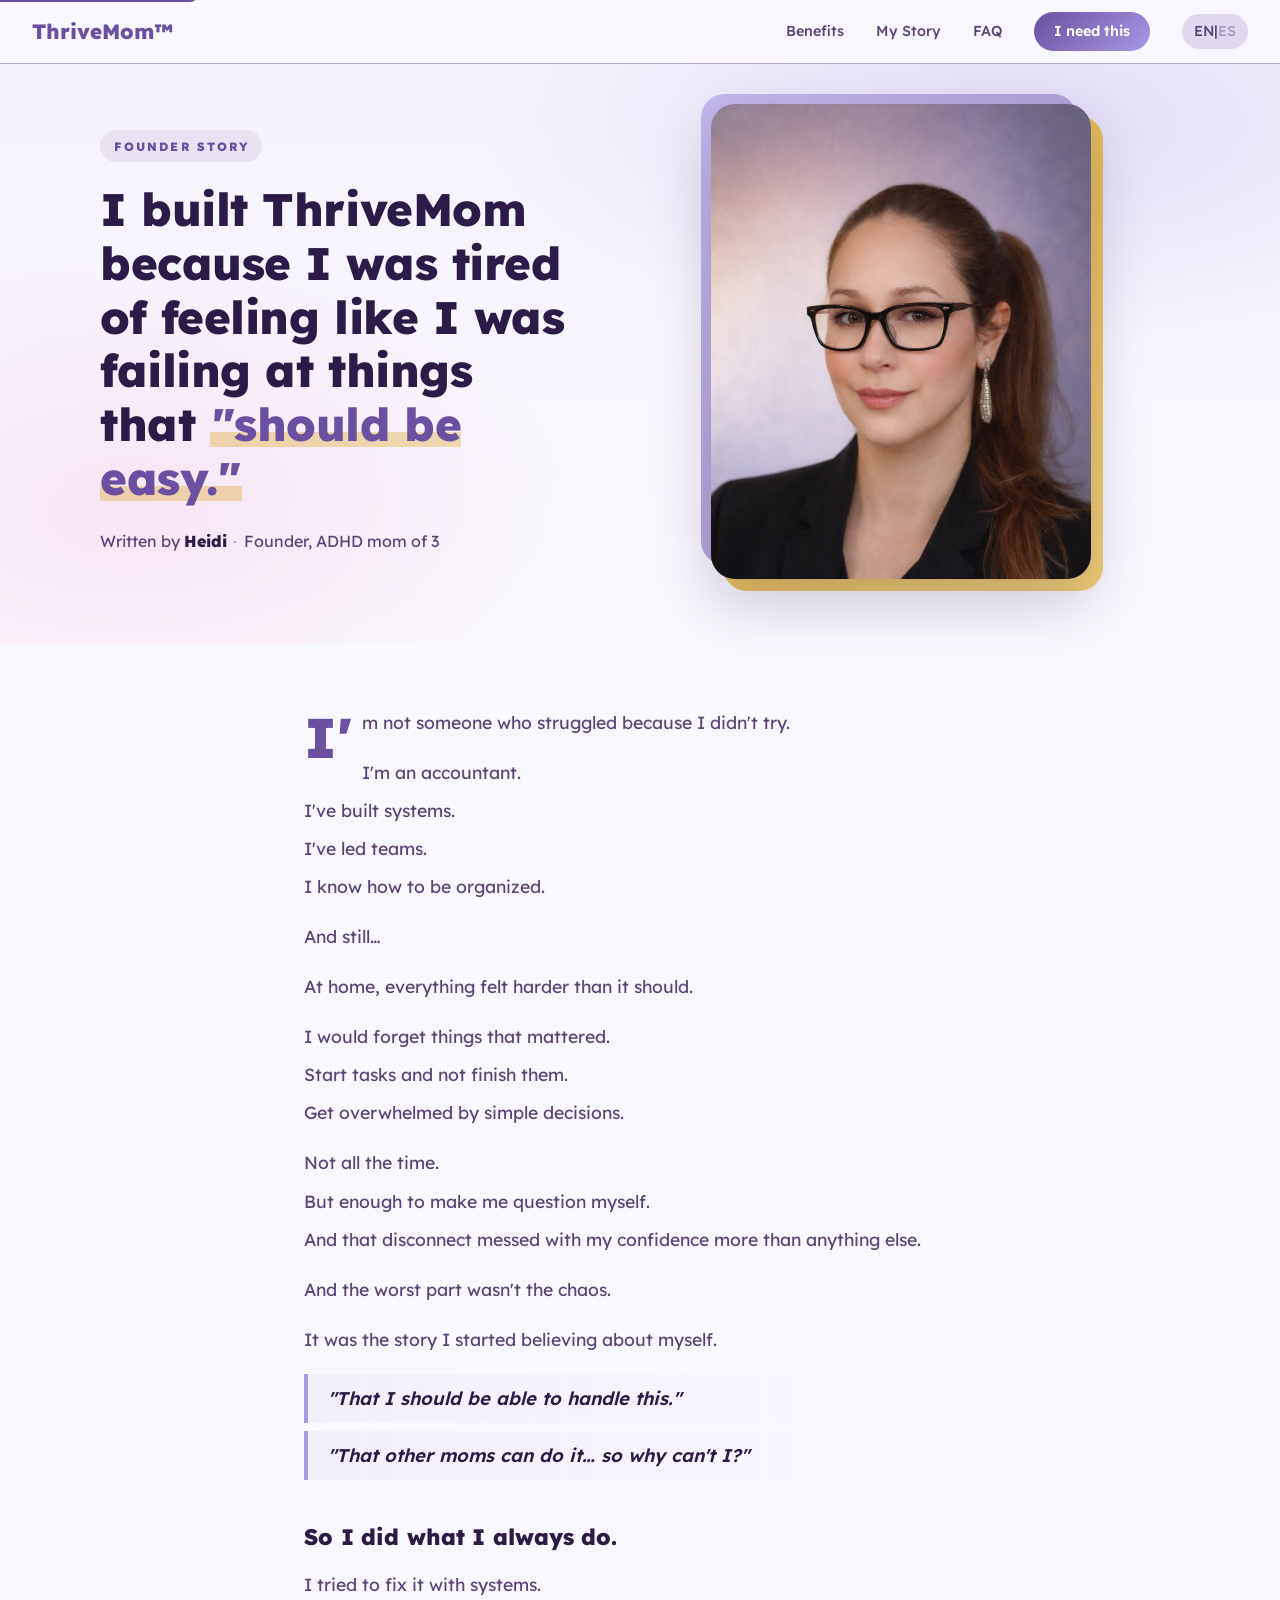
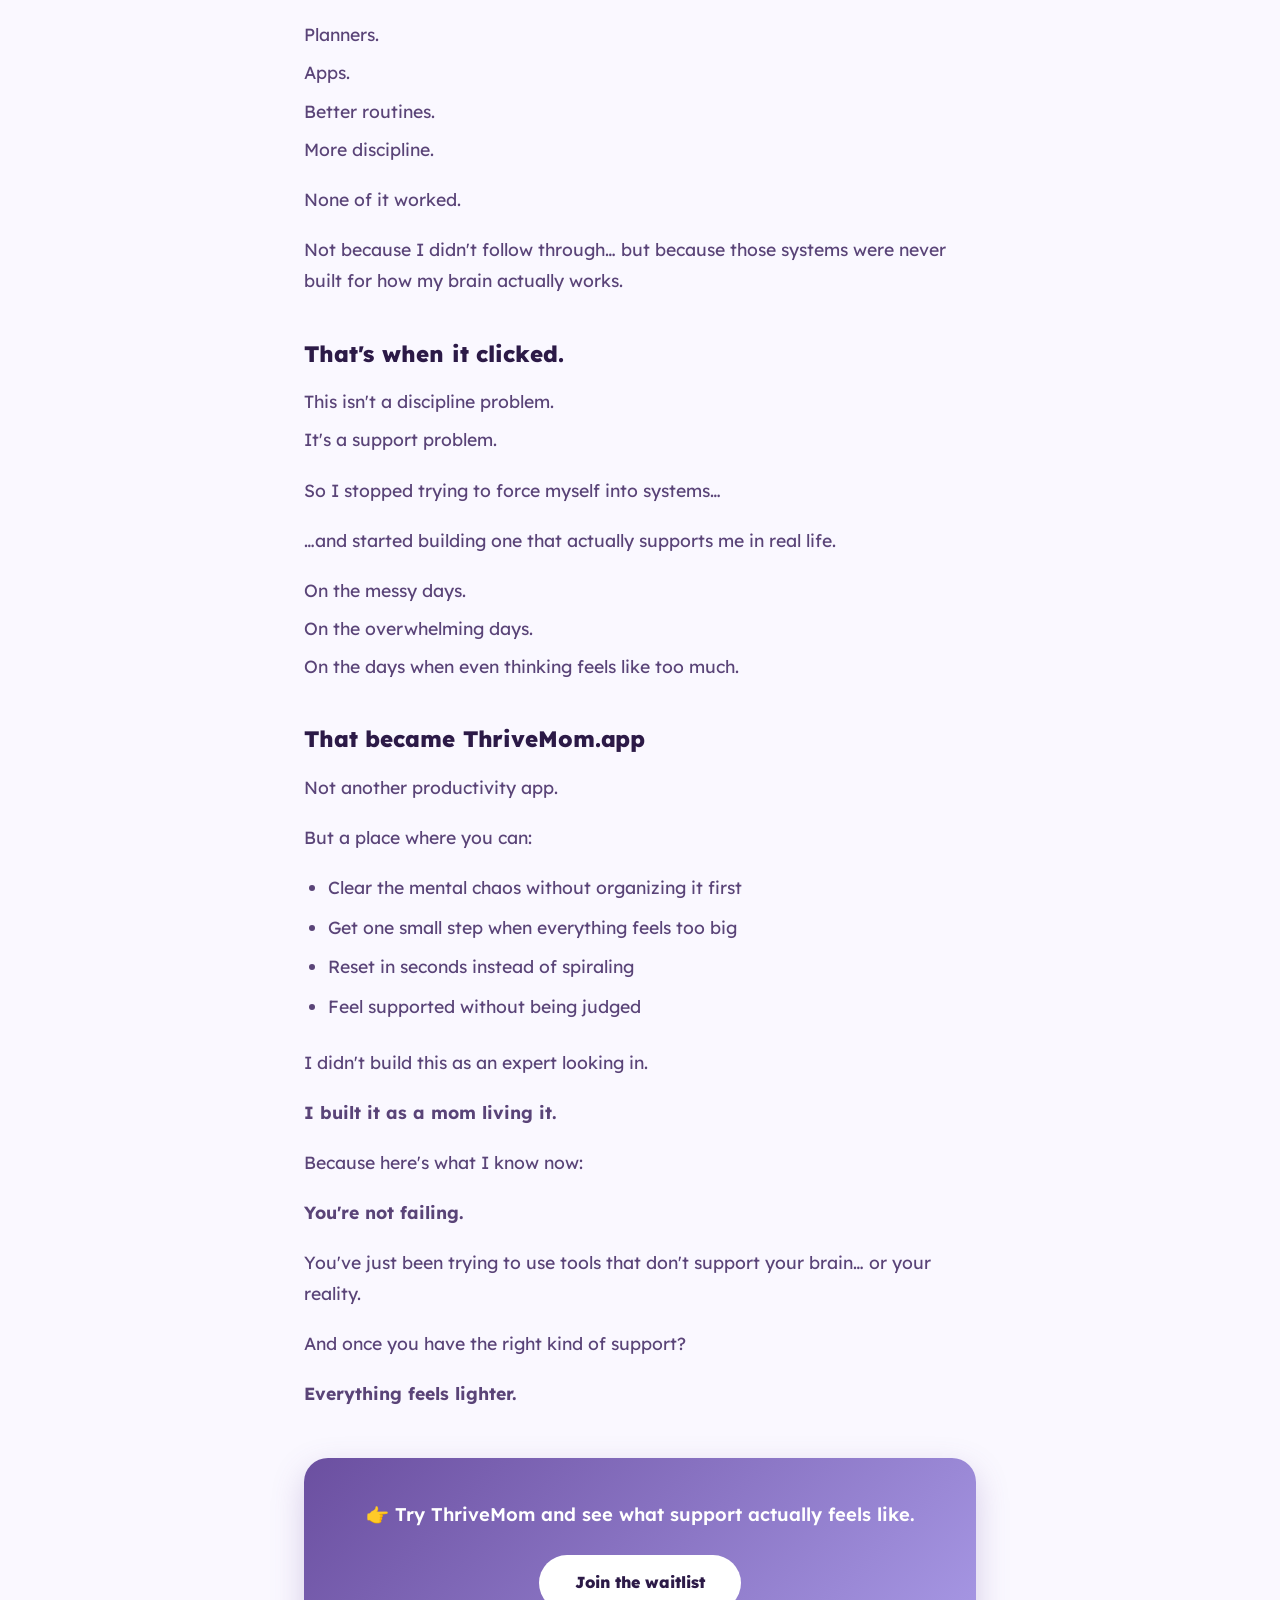
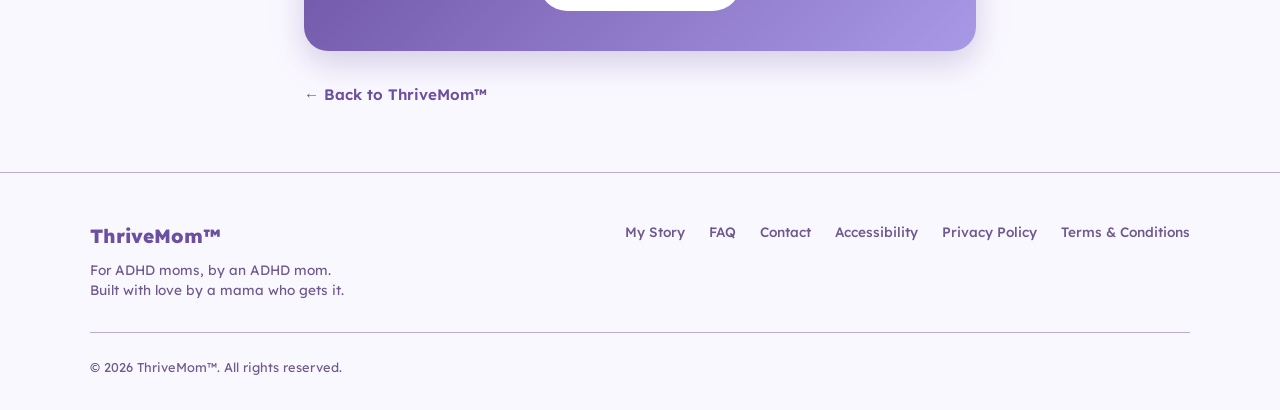
<file: story.html>
<!DOCTYPE html>
<html lang="en">
<head>
  <meta charset="UTF-8">
  <meta name="viewport" content="width=device-width, initial-scale=1.0">
  <title>My Story | ThriveMom™ - Built by an ADHD Mom Who Gets It</title>
  <meta name="description" content="Why I built ThriveMom™. The story of an organized, accomplished mom who still felt like she was failing — and the support system she wished existed.">
  <meta name="keywords" content="ADHD mom story, ADHD mom founder, why ThriveMom, ADHD support story, mom built for moms, ADHD entrepreneur, Heidi ThriveMom">
  <meta name="author" content="ThriveMom™">
  <meta name="robots" content="index, follow, noai, noimageai">
  <meta name="theme-color" content="#6b4fa0">
  <link rel="canonical" href="https://thrivemom.app/story.html">
  <link rel="alternate" hreflang="en" href="https://thrivemom.app/story.html">
  <link rel="alternate" hreflang="es" href="https://thrivemom.app/es/story.html">
  <link rel="alternate" hreflang="x-default" href="https://thrivemom.app/story.html">

  <!-- Open Graph -->
  <meta property="og:title" content="My Story | ThriveMom™ - Built by an ADHD Mom">
  <meta property="og:description" content="Why I built ThriveMom™. The story of an organized, accomplished mom who still felt like she was failing — and the support system she wished existed.">
  <meta property="og:url" content="https://thrivemom.app/story.html">
  <meta property="og:type" content="article">
  <meta property="og:site_name" content="ThriveMom™">
  <meta property="og:locale" content="en_US">
  <meta property="og:locale:alternate" content="es_ES">
  <meta property="og:image" content="https://thrivemom.app/images/og-image.png">
  <meta property="og:image:width" content="1200">
  <meta property="og:image:height" content="630">
  <meta property="og:image:alt" content="ThriveMom™ founder story">

  <!-- Twitter Card -->
  <meta name="twitter:card" content="summary_large_image">
  <meta name="twitter:title" content="My Story | ThriveMom™">
  <meta name="twitter:description" content="Why I built ThriveMom™ as an ADHD mom living it.">
  <meta name="twitter:image" content="https://thrivemom.app/images/og-image.png">
  <meta name="twitter:site" content="@ThriveMomApp">

  <link rel="icon" href="/favicon.ico" sizes="32x32">
  <link rel="icon" href="data:image/svg+xml,<svg xmlns='http://www.w3.org/2000/svg' viewBox='0 0 100 100'><text y='.9em' font-size='90'>💜</text></svg>" type="image/svg+xml">
  <link rel="apple-touch-icon" href="/apple-touch-icon.png">

  <!-- JSON-LD: Article -->
  <script type="application/ld+json">
  {
    "@context": "https://schema.org",
    "@type": "Article",
    "headline": "My Story: Why I Built ThriveMom\u2122",
    "description": "Why I built ThriveMom\u2122. The story of an organized, accomplished mom who still felt like she was failing.",
    "author": {
      "@type": "Person",
      "name": "Heidi",
      "description": "ADHD mom of 3, founder of ThriveMom\u2122",
      "image": "https://thrivemom.app/images/heidi.jpg"
    },
    "publisher": {
      "@type": "Organization",
      "name": "ThriveMom\u2122",
      "logo": {
        "@type": "ImageObject",
        "url": "https://thrivemom.app/images/og-image.png"
      }
    },
    "datePublished": "2026-04-14",
    "image": [
      "https://thrivemom.app/images/heidi.jpg",
      "https://thrivemom.app/images/og-image.png"
    ],
    "url": "https://thrivemom.app/story.html",
    "inLanguage": "en"
  }
  </script>

  <!-- JSON-LD: BreadcrumbList -->
  <script type="application/ld+json">
  {
    "@context": "https://schema.org",
    "@type": "BreadcrumbList",
    "itemListElement": [
      {"@type": "ListItem", "position": 1, "name": "Home", "item": "https://thrivemom.app/"},
      {"@type": "ListItem", "position": 2, "name": "My Story", "item": "https://thrivemom.app/story.html"}
    ]
  }
  </script>

  <link rel="preload" href="fonts/lexend-latin.woff2" as="font" type="font/woff2" crossorigin>
  <link rel="stylesheet" href="styles.css?v=10">
  <style>
    /* Hero section with soft purple wash */
    .story-hero {
      background:
        radial-gradient(ellipse 60% 50% at 80% 20%, rgba(168,153,230,0.25), transparent 70%),
        radial-gradient(ellipse 50% 60% at 10% 80%, rgba(236,72,153,0.10), transparent 70%),
        linear-gradient(180deg, #f5f2fc 0%, #faf8ff 100%);
      padding: 6.5rem 1.5rem 4rem;
    }
    .story-hero-inner {
      max-width: 1080px;
      margin: 0 auto;
      display: grid;
      grid-template-columns: 1fr 1.2fr;
      gap: 3.5rem;
      align-items: center;
    }
    .story-hero-eyebrow {
      display: inline-block;
      font-size: 0.75rem;
      font-weight: 800;
      letter-spacing: 0.18em;
      text-transform: uppercase;
      color: var(--purple-mid);
      margin-bottom: 1.25rem;
      padding: 0.4rem 0.85rem;
      background: rgba(107,79,160,0.1);
      border-radius: 50px;
    }
    .story-hero h1 {
      font-size: clamp(1.85rem, 3.6vw, 2.85rem);
      font-weight: 800;
      color: var(--purple-deep);
      line-height: 1.18;
      margin-bottom: 1.5rem;
      letter-spacing: -0.01em;
    }
    .story-hero h1 .highlight {
      background: linear-gradient(180deg, transparent 65%, rgba(218,165,32,0.35) 65%, rgba(218,165,32,0.35) 92%, transparent 92%);
      padding: 0 2px;
    }
    .story-hero-byline {
      font-size: 1rem;
      color: var(--text-secondary);
      line-height: 1.5;
    }
    .story-hero-byline strong {
      color: var(--purple-deep);
      font-weight: 800;
    }
    .story-hero-byline .dot {
      color: var(--purple-light);
      margin: 0 0.4rem;
    }
    .story-portrait {
      position: relative;
      margin: 0;
      max-width: 380px;
      justify-self: center;
    }
    .story-portrait::before {
      content: "";
      position: absolute;
      inset: 12px -12px -12px 12px;
      background: linear-gradient(135deg, #daa520, #f0c75e);
      border-radius: 24px;
      z-index: 0;
      opacity: 0.85;
    }
    .story-portrait::after {
      content: "";
      position: absolute;
      inset: -10px 14px 14px -10px;
      background: linear-gradient(135deg, var(--purple-light), var(--purple-mid));
      border-radius: 24px;
      z-index: 0;
      opacity: 0.6;
    }
    .story-portrait-img {
      position: relative;
      z-index: 1;
      width: 100%;
      height: auto;
      aspect-ratio: 4 / 5;
      object-fit: cover;
      object-position: center 18%;
      border-radius: 24px;
      box-shadow: 0 24px 60px rgba(44, 26, 71, 0.22);
      display: block;
    }

    /* Body */
    .story-body {
      max-width: 720px;
      margin: 0 auto;
      padding: 4rem 1.5rem 4rem;
    }
    .story-body > p:first-of-type::first-letter {
      font-size: 3.5rem;
      font-weight: 800;
      float: left;
      line-height: 0.95;
      margin: 0.25rem 0.65rem 0 0;
      color: var(--purple-mid);
      font-family: inherit;
    }
    .story-body h2 {
      font-size: 1.4rem;
      font-weight: 800;
      color: var(--purple-deep);
      margin: 2.5rem 0 0.85rem;
      letter-spacing: -0.005em;
    }
    .story-body p {
      color: var(--text-secondary);
      font-size: 1.1rem;
      line-height: 1.8;
      margin-bottom: 1.15rem;
    }
    .story-body p.tight {
      margin-bottom: 0.4rem;
    }
    .story-body ul {
      padding-left: 1.5rem;
      margin: 0.75rem 0 1.5rem;
    }
    .story-body li {
      color: var(--text-secondary);
      font-size: 1.1rem;
      line-height: 1.8;
      margin-bottom: 0.5rem;
    }
    .story-body .quote {
      color: var(--purple-deep);
      font-style: italic;
      font-weight: 600;
      font-size: 1.15rem;
      margin: 0.5rem 0;
      padding: 0.5rem 0 0.5rem 1.25rem;
      border-left: 4px solid var(--purple-light);
      background: linear-gradient(90deg, rgba(168,153,230,0.08), transparent);
    }
    .story-cta {
      margin-top: 3rem;
      padding: 2.5rem 2rem;
      background: linear-gradient(135deg, var(--purple-mid), var(--purple-light));
      border-radius: 24px;
      text-align: center;
      color: white;
      box-shadow: 0 12px 32px rgba(107,79,160,0.25);
    }
    .story-cta p {
      color: white;
      font-size: 1.15rem;
      margin-bottom: 1.5rem;
      font-weight: 600;
    }
    .story-cta a {
      display: inline-block;
      background: white;
      color: var(--purple-deep);
      padding: 0.95rem 2.25rem;
      border-radius: 50px;
      font-weight: 800;
      text-decoration: none;
      transition: transform 0.2s, box-shadow 0.2s;
    }
    .story-cta a:hover {
      transform: translateY(-2px);
      box-shadow: 0 8px 20px rgba(0,0,0,0.15);
    }
    .back-link {
      display: inline-block;
      margin-top: 2rem;
      color: var(--purple-mid);
      font-weight: 600;
      text-decoration: none;
      font-size: 0.95rem;
    }
    .back-link:hover { text-decoration: underline; }

    @media (max-width: 860px) {
      .story-hero {
        padding: 5.5rem 1.25rem 3rem;
      }
      .story-hero-inner {
        grid-template-columns: 1fr;
        gap: 2.5rem;
        text-align: center;
      }
      .story-hero-eyebrow {
        margin: 0 auto 1rem;
      }
      .story-portrait {
        order: -1;
        max-width: 280px;
      }
      .story-body {
        padding: 3rem 1.25rem 3rem;
      }
      .story-body > p:first-of-type::first-letter {
        font-size: 3rem;
      }
    }
  </style>
</head>
<body>
  <a href="#main" class="skip-link">Skip to main content</a>

  <!-- NAV -->
  <nav aria-label="Main navigation">
    <a href="/" class="nav-logo">ThriveMom™</a>
    <div class="nav-links" id="navLinks">
      <a href="/#features">Benefits</a>
      <a href="/story.html">My Story</a>
      <a href="/faq.html">FAQ</a>
      <a href="/#waitlist" class="nav-cta">I need this</a>
      <a href="/es/story.html" class="lang-toggle" aria-label="Switch language">
        <span class="lang-en">EN</span> | <span class="lang-es">ES</span>
      </a>
    </div>
    <button class="mobile-toggle" onclick="document.getElementById('navLinks').classList.toggle('open')" aria-label="Toggle menu">
      <span></span><span></span><span></span>
    </button>
  </nav>

  <main id="main">
    <section class="story-hero">
      <div class="story-hero-inner">
        <div class="story-hero-text">
          <span class="story-hero-eyebrow">Founder Story</span>
          <h1>I built ThriveMom because I was tired of feeling like I was failing at things that <span class="highlight">"should be easy."</span></h1>
          <p class="story-hero-byline">
            Written by <strong>Heidi</strong><span class="dot">·</span>Founder, ADHD mom of 3
          </p>
        </div>
        <figure class="story-portrait">
          <img src="/images/heidi.jpg" alt="Heidi, founder of ThriveMom, smiling warmly — an ADHD mom of 3 who built ThriveMom because she needed it herself" class="story-portrait-img" width="380" height="475" loading="eager" fetchpriority="high" decoding="async">
        </figure>
      </div>
    </section>

  <div class="story-body">
    <p>I'm not someone who struggled because I didn't try.</p>

    <p class="tight">I'm an accountant.</p>
    <p class="tight">I've built systems.</p>
    <p class="tight">I've led teams.</p>
    <p>I know how to be organized.</p>

    <p>And still…</p>

    <p>At home, everything felt harder than it should.</p>

    <p class="tight">I would forget things that mattered.</p>
    <p class="tight">Start tasks and not finish them.</p>
    <p>Get overwhelmed by simple decisions.</p>

    <p class="tight">Not all the time.</p>
    <p class="tight">But enough to make me question myself.</p>
    <p>And that disconnect messed with my confidence more than anything else.</p>

    <p>And the worst part wasn't the chaos.</p>

    <p>It was the story I started believing about myself.</p>

    <p class="quote">"That I should be able to handle this."</p>
    <p class="quote">"That other moms can do it… so why can't I?"</p>

    <h2>So I did what I always do.</h2>

    <p>I tried to fix it with systems.</p>

    <p class="tight">Planners.</p>
    <p class="tight">Apps.</p>
    <p class="tight">Better routines.</p>
    <p>More discipline.</p>

    <p>None of it worked.</p>

    <p>Not because I didn't follow through… but because those systems were never built for how my brain actually works.</p>

    <h2>That's when it clicked.</h2>

    <p class="tight">This isn't a discipline problem.</p>
    <p>It's a support problem.</p>

    <p>So I stopped trying to force myself into systems…</p>

    <p>…and started building one that actually supports me in real life.</p>

    <p class="tight">On the messy days.</p>
    <p class="tight">On the overwhelming days.</p>
    <p>On the days when even thinking feels like too much.</p>

    <h2>That became ThriveMom.app</h2>

    <p>Not another productivity app.</p>

    <p>But a place where you can:</p>
    <ul>
      <li>Clear the mental chaos without organizing it first</li>
      <li>Get one small step when everything feels too big</li>
      <li>Reset in seconds instead of spiraling</li>
      <li>Feel supported without being judged</li>
    </ul>

    <p>I didn't build this as an expert looking in.</p>

    <p><strong>I built it as a mom living it.</strong></p>

    <p>Because here's what I know now:</p>

    <p><strong>You're not failing.</strong></p>

    <p>You've just been trying to use tools that don't support your brain… or your reality.</p>

    <p>And once you have the right kind of support?</p>

    <p><strong>Everything feels lighter.</strong></p>

    <div class="story-cta">
      <p>👉 Try ThriveMom and see what support actually feels like.</p>
      <a href="/#waitlist">Join the waitlist</a>
    </div>

    <a href="/" class="back-link">&larr; Back to ThriveMom™</a>
  </div>
  </main>

  <footer>
    <div class="footer-content">
      <div class="footer-brand">
        <span class="footer-logo">ThriveMom™</span>
        <p>For ADHD moms, by an ADHD mom.<br>Built with love by a mama who gets it.</p>
      </div>
      <div class="footer-links">
        <a href="/story.html">My Story</a>
        <a href="/faq.html">FAQ</a>
        <a href="mailto:support@thrivemom.app">Contact</a>
        <a href="/accessibility.html">Accessibility</a>
        <a href="/privacy.html">Privacy Policy</a>
        <a href="/terms.html">Terms &amp; Conditions</a>
      </div>
    </div>
    <div class="footer-bottom">
      <p>&copy; 2026 ThriveMom™. All rights reserved.</p>
    </div>
  </footer>
</body>
</html>
</file>
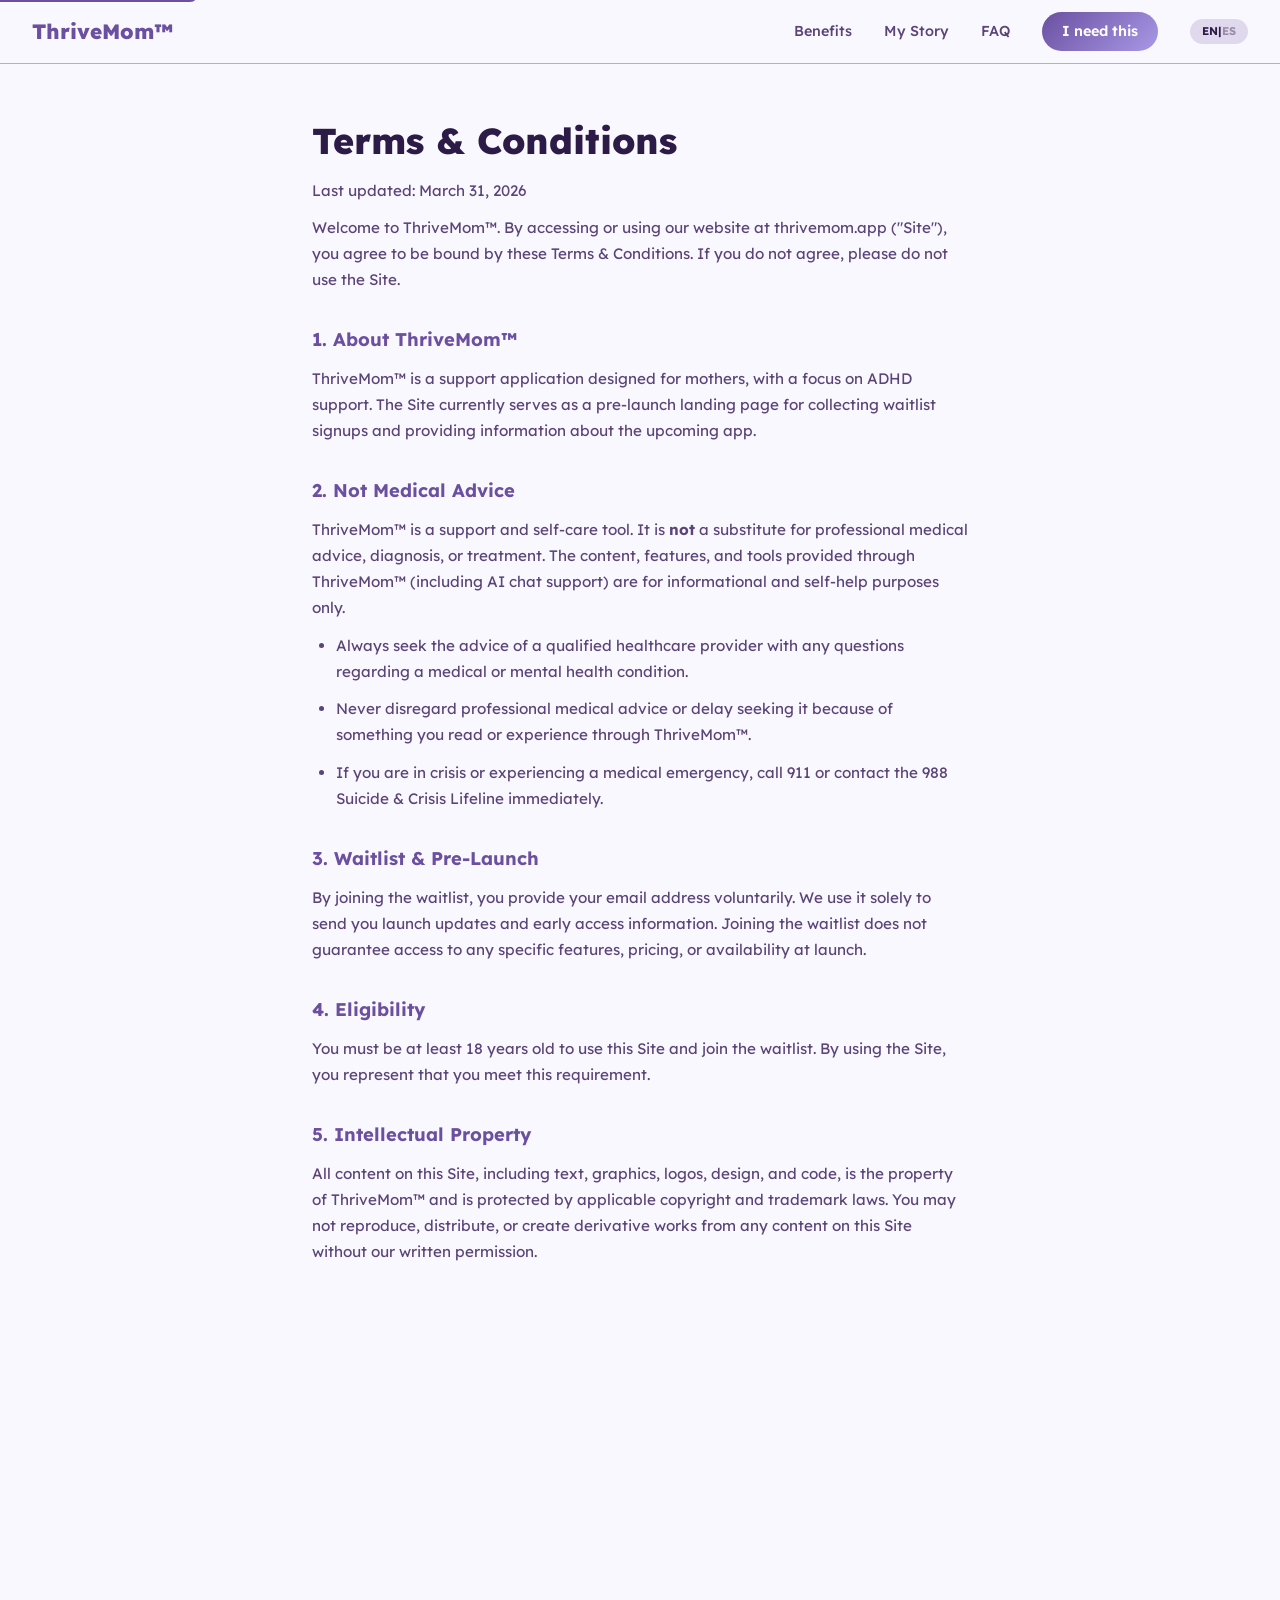
<file: terms.html>
<!DOCTYPE html>
<html lang="en">
<head>
  <meta charset="UTF-8">
  <meta name="viewport" content="width=device-width, initial-scale=1.0">
  <title>Terms & Conditions | ThriveMom™</title>
  <meta name="description" content="ThriveMom™ terms and conditions. Rules and guidelines for using our website, joining the waitlist, and accessing the ADHD mom app.">
  <meta name="robots" content="noindex">
  <link rel="canonical" href="https://thrivemom.app/terms.html">
  <link rel="alternate" hreflang="en" href="https://thrivemom.app/terms.html">
  <link rel="alternate" hreflang="es" href="https://thrivemom.app/terms.html?lang=es">
  <link rel="alternate" hreflang="x-default" href="https://thrivemom.app/terms.html">
  <link rel="icon" href="/favicon.ico" sizes="32x32">
  <link rel="icon" href="data:image/svg+xml,<svg xmlns='http://www.w3.org/2000/svg' viewBox='0 0 100 100'><text y='.9em' font-size='90'>💜</text></svg>" type="image/svg+xml">
  <link rel="apple-touch-icon" href="/apple-touch-icon.png">
  <link rel="preload" href="fonts/lexend-latin.woff2" as="font" type="font/woff2" crossorigin>
  <link rel="stylesheet" href="styles.css?v=10">
  <style>
    .policy-container {
      max-width: 720px;
      margin: 0 auto;
      padding: 7rem 2rem 4rem;
    }
    .policy-container h1 {
      font-size: 2.25rem;
      font-weight: 800;
      margin-bottom: 0.5rem;
    }
    .policy-date {
      color: var(--text-muted);
      font-size: 0.85rem;
      margin-bottom: 2.5rem;
    }
    .policy-container h2 {
      font-size: 1.15rem;
      font-weight: 700;
      color: var(--purple-mid);
      margin-top: 2rem;
      margin-bottom: 0.75rem;
    }
    .policy-container p,
    .policy-container li {
      color: var(--text-secondary);
      font-size: 0.95rem;
      line-height: 1.7;
      margin-bottom: 0.75rem;
    }
    .policy-container ul {
      padding-left: 1.5rem;
      margin-bottom: 1rem;
    }
    .policy-container a {
      color: var(--purple-mid);
      text-decoration: none;
    }
    .policy-container a:hover { text-decoration: underline; }
    .back-link {
      display: inline-block;
      margin-top: 2rem;
      color: var(--purple-mid);
      font-weight: 600;
      text-decoration: none;
      font-size: 0.9rem;
    }
    .back-link:hover { text-decoration: underline; }
  </style>
</head>
<body>
  <a href="#main" class="skip-link">Skip to main content</a>
  <nav aria-label="Main navigation">
    <a href="/" class="nav-logo">ThriveMom™</a>
    <div class="nav-links" id="navLinks">
      <a href="/#features">Benefits</a>
      <a href="/story.html">My Story</a>
      <a href="/faq.html">FAQ</a>
      <a href="/#waitlist" class="nav-cta">I need this</a>
      <button class="lang-toggle" onclick="toggleLang()" aria-label="Switch language">
        <span class="lang-en">EN</span> | <span class="lang-es">ES</span>
      </button>
    </div>
    <button class="mobile-toggle" onclick="document.getElementById('navLinks').classList.toggle('open')" aria-label="Toggle menu">
      <span></span><span></span><span></span>
    </button>
  </nav>

  <main id="main" class="policy-container">
    <h1>Terms &amp; Conditions</h1>
    <p class="policy-date">Last updated: March 31, 2026</p>

    <p>Welcome to ThriveMom™. By accessing or using our website at thrivemom.app ("Site"), you agree to be bound by these Terms &amp; Conditions. If you do not agree, please do not use the Site.</p>

    <h2>1. About ThriveMom™</h2>
    <p>ThriveMom™ is a support application designed for mothers, with a focus on ADHD support. The Site currently serves as a pre-launch landing page for collecting waitlist signups and providing information about the upcoming app.</p>

    <h2>2. Not Medical Advice</h2>
    <p>ThriveMom™ is a support and self-care tool. It is <strong>not</strong> a substitute for professional medical advice, diagnosis, or treatment. The content, features, and tools provided through ThriveMom™ (including AI chat support) are for informational and self-help purposes only.</p>
    <ul>
      <li>Always seek the advice of a qualified healthcare provider with any questions regarding a medical or mental health condition.</li>
      <li>Never disregard professional medical advice or delay seeking it because of something you read or experience through ThriveMom™.</li>
      <li>If you are in crisis or experiencing a medical emergency, call 911 or contact the 988 Suicide &amp; Crisis Lifeline immediately.</li>
    </ul>

    <h2>3. Waitlist &amp; Pre-Launch</h2>
    <p>By joining the waitlist, you provide your email address voluntarily. We use it solely to send you launch updates and early access information. Joining the waitlist does not guarantee access to any specific features, pricing, or availability at launch.</p>

    <h2>4. Eligibility</h2>
    <p>You must be at least 18 years old to use this Site and join the waitlist. By using the Site, you represent that you meet this requirement.</p>

    <h2>5. Intellectual Property</h2>
    <p>All content on this Site, including text, graphics, logos, design, and code, is the property of ThriveMom™ and is protected by applicable copyright and trademark laws. You may not reproduce, distribute, or create derivative works from any content on this Site without our written permission.</p>

    <h2>6. User Conduct</h2>
    <p>When using our Site, you agree not to:</p>
    <ul>
      <li>Provide false or misleading information</li>
      <li>Attempt to interfere with the Site's functionality or security</li>
      <li>Use the Site for any unlawful purpose</li>
      <li>Scrape, harvest, or collect data from the Site without permission</li>
    </ul>

    <h2>7. Third-Party Services</h2>
    <p>Our Site may use third-party services including Google Apps Script (for form processing) and external font providers. We are not responsible for the practices or content of these third-party services. Their use is governed by their own terms and privacy policies.</p>

    <h2>8. Limitation of Liability</h2>
    <p>ThriveMom™ and its owner, employees, and affiliates shall not be liable for any indirect, incidental, special, or consequential damages arising from your use of the Site. The Site is provided "as is" without warranties of any kind, either express or implied.</p>

    <h2>9. Changes to These Terms</h2>
    <p>We reserve the right to update these Terms &amp; Conditions at any time. Changes will be posted on this page with an updated date. Your continued use of the Site after changes are posted constitutes your acceptance of the revised terms.</p>

    <h2>10. Governing Law</h2>
    <p>These Terms are governed by and construed in accordance with the laws of the United States. Any disputes arising from these Terms shall be resolved in the appropriate courts.</p>

    <h2>11. Contact Us</h2>
    <p>If you have questions about these Terms, contact us at <a href="mailto:support@thrivemom.app">support@thrivemom.app</a>.</p>

    <a href="/" class="back-link">&larr; Back to ThriveMom™</a>
  </main>

  <footer>
    <div class="footer-bottom">
      <p>&copy; 2026 ThriveMom™. All rights reserved.</p>
    </div>
  </footer>

  <script>
  var LANG_KEY = 'thrivemom_web_lang';
  var urlLang = new URLSearchParams(window.location.search).get('lang');
  var currentLang = urlLang === 'es' ? 'es' : (localStorage.getItem(LANG_KEY) || 'en');

  var termsES = {
    title: 'Términos y Condiciones',
    date: 'Última actualización: 31 de marzo, 2026',
    intro: 'Bienvenida a ThriveMom™. Al acceder o usar nuestro sitio web en thrivemom.app ("Sitio"), aceptas estos Términos y Condiciones. Si no estás de acuerdo, por favor no uses el Sitio.',
    sections: [
      { h: '1. Acerca de ThriveMom™', p: 'ThriveMom™ es una aplicación de apoyo diseñada para madres, con enfoque en el apoyo al TDAH. El Sitio actualmente sirve como página de pre-lanzamiento para recopilar registros de lista de espera y proporcionar información sobre la próxima aplicación.' },
      { h: '2. No es Consejo Médico', p: 'ThriveMom™ es una herramienta de apoyo y autocuidado. <strong>No</strong> es un sustituto del consejo médico profesional, diagnóstico o tratamiento. El contenido, funciones y herramientas proporcionadas a través de ThriveMom™ (incluyendo el chat con IA) son solo para fines informativos y de autoayuda.', list: [
        'Siempre busca el consejo de un profesional de salud calificado con cualquier pregunta sobre una condición médica o de salud mental.',
        'Nunca ignores el consejo médico profesional ni retrases buscarlo por algo que leíste o experimentaste a través de ThriveMom™.',
        'Si estás en crisis o experimentando una emergencia médica, llama al 911 o contacta la Línea de Crisis 988 inmediatamente.'
      ]},
      { h: '3. Lista de Espera y Pre-Lanzamiento', p: 'Al unirte a la lista de espera, proporcionas tu dirección de correo voluntariamente. La usamos únicamente para enviarte actualizaciones de lanzamiento e información de acceso anticipado. Unirte a la lista de espera no garantiza acceso a funciones específicas, precios o disponibilidad al lanzamiento.' },
      { h: '4. Elegibilidad', p: 'Debes tener al menos 18 años para usar este Sitio y unirte a la lista de espera. Al usar el Sitio, declaras que cumples con este requisito.' },
      { h: '5. Propiedad Intelectual', p: 'Todo el contenido de este Sitio, incluyendo texto, gráficos, logos, diseño y código, es propiedad de ThriveMom™ y está protegido por las leyes aplicables de derechos de autor y marcas registradas. No puedes reproducir, distribuir ni crear obras derivadas de ningún contenido de este Sitio sin nuestro permiso por escrito.' },
      { h: '6. Conducta del Usuario', p: 'Al usar nuestro Sitio, aceptas no:', list: [
        'Proporcionar información falsa o engañosa',
        'Intentar interferir con la funcionalidad o seguridad del Sitio',
        'Usar el Sitio para cualquier propósito ilegal',
        'Extraer, recopilar o recolectar datos del Sitio sin permiso'
      ]},
      { h: '7. Servicios de Terceros', p: 'Nuestro Sitio puede usar servicios de terceros incluyendo Google Apps Script (para procesamiento de formularios) y proveedores de fuentes externos. No somos responsables de las prácticas o contenido de estos servicios de terceros. Su uso se rige por sus propios términos y políticas de privacidad.' },
      { h: '8. Limitación de Responsabilidad', p: 'ThriveMom™ y su propietaria, empleados y afiliados no serán responsables de ningún daño indirecto, incidental, especial o consecuente derivado de tu uso del Sitio. El Sitio se proporciona "tal cual" sin garantías de ningún tipo, ya sean expresas o implícitas.' },
      { h: '9. Cambios a Estos Términos', p: 'Nos reservamos el derecho de actualizar estos Términos y Condiciones en cualquier momento. Los cambios se publicarán en esta página con una fecha actualizada. Tu uso continuado del Sitio después de que se publiquen los cambios constituye tu aceptación de los términos revisados.' },
      { h: '10. Ley Aplicable', p: 'Estos Términos se rigen y se interpretan de acuerdo con las leyes de los Estados Unidos. Cualquier disputa derivada de estos Términos se resolverá en los tribunales correspondientes.' },
      { h: '11. Contáctanos', p: 'Si tienes preguntas sobre estos Términos, contáctanos en <a href="mailto:support@thrivemom.app">support@thrivemom.app</a>.' }
    ],
    back: '&larr; Volver a ThriveMom™',
    navFeatures: 'Beneficios',
    navAbout: 'Nosotras',
    navFaq: 'Preguntas',
    navCta: 'Acceso Anticipado',
    copyright: '&copy; 2026 ThriveMom™. Todos los derechos reservados.'
  };

  function applyLang(lang) {
    currentLang = lang;
    try { localStorage.setItem(LANG_KEY, lang); } catch(e) {}
    document.documentElement.lang = lang;
    document.body.classList.toggle('es', lang === 'es');

    var c = document.querySelector('.policy-container');
    var navLinks = document.querySelectorAll('.nav-links a');

    if (lang === 'es') {
      document.title = 'T\u00e9rminos y Condiciones | ThriveMom\u2122';
      var descMeta = document.querySelector('meta[name="description"]');
      if (descMeta) descMeta.content = 'T\u00e9rminos y condiciones de ThriveMom\u2122. Reglas para usar nuestro sitio web y aplicaci\u00f3n.';
      c.querySelector('h1').textContent = termsES.title;
      c.querySelector('.policy-date').textContent = termsES.date;
      var h2s = c.querySelectorAll('h2');
      var allP = c.querySelectorAll(':scope > p:not(.policy-date)');
      allP[0].textContent = termsES.intro;

      termsES.sections.forEach(function(sec, i) {
        if (h2s[i]) h2s[i].textContent = sec.h;
      });

      // Rebuild content after intro
      var frag = '';
      termsES.sections.forEach(function(sec) {
        frag += '<h2>' + sec.h + '</h2>';
        frag += '<p>' + sec.p + '</p>';
        if (sec.list) {
          frag += '<ul>';
          sec.list.forEach(function(li) { frag += '<li>' + li + '</li>'; });
          frag += '</ul>';
        }
      });
      frag += '<a href="/" class="back-link">' + termsES.back + '</a>';

      // Replace content
      var title = '<h1>' + termsES.title + '</h1>';
      var date = '<p class="policy-date">' + termsES.date + '</p>';
      var intro = '<p>' + termsES.intro + '</p>';
      c.innerHTML = title + date + intro + frag;

      navLinks[0].textContent = termsES.navFeatures;
      navLinks[1].textContent = termsES.navAbout;
      navLinks[2].textContent = termsES.navFaq;
      navLinks[3].textContent = termsES.navCta;
      document.querySelector('.footer-bottom p').innerHTML = termsES.copyright;
    } else {
      location.reload();
    }
  }

  function toggleLang() {
    applyLang(currentLang === 'es' ? 'en' : 'es');
  }

  if (currentLang === 'es') applyLang('es');
  </script>
</body>
</html>
</file>
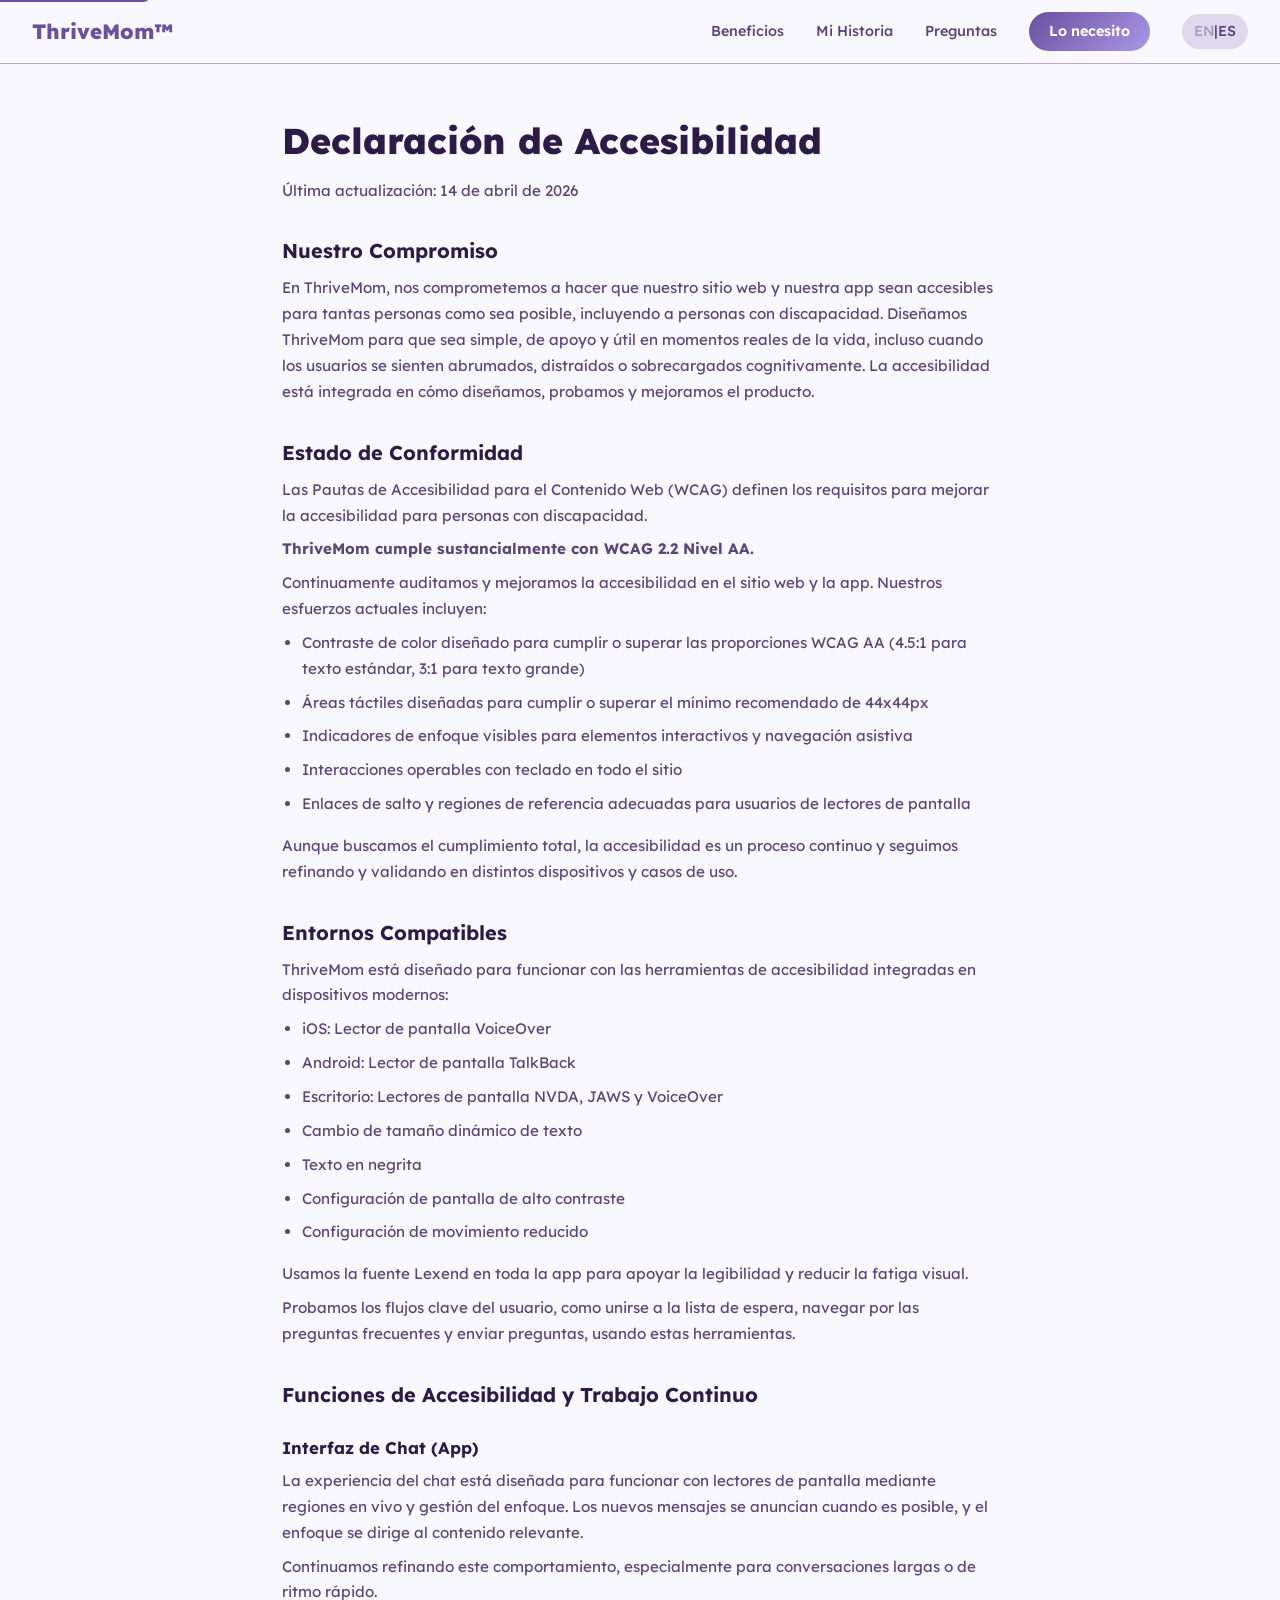
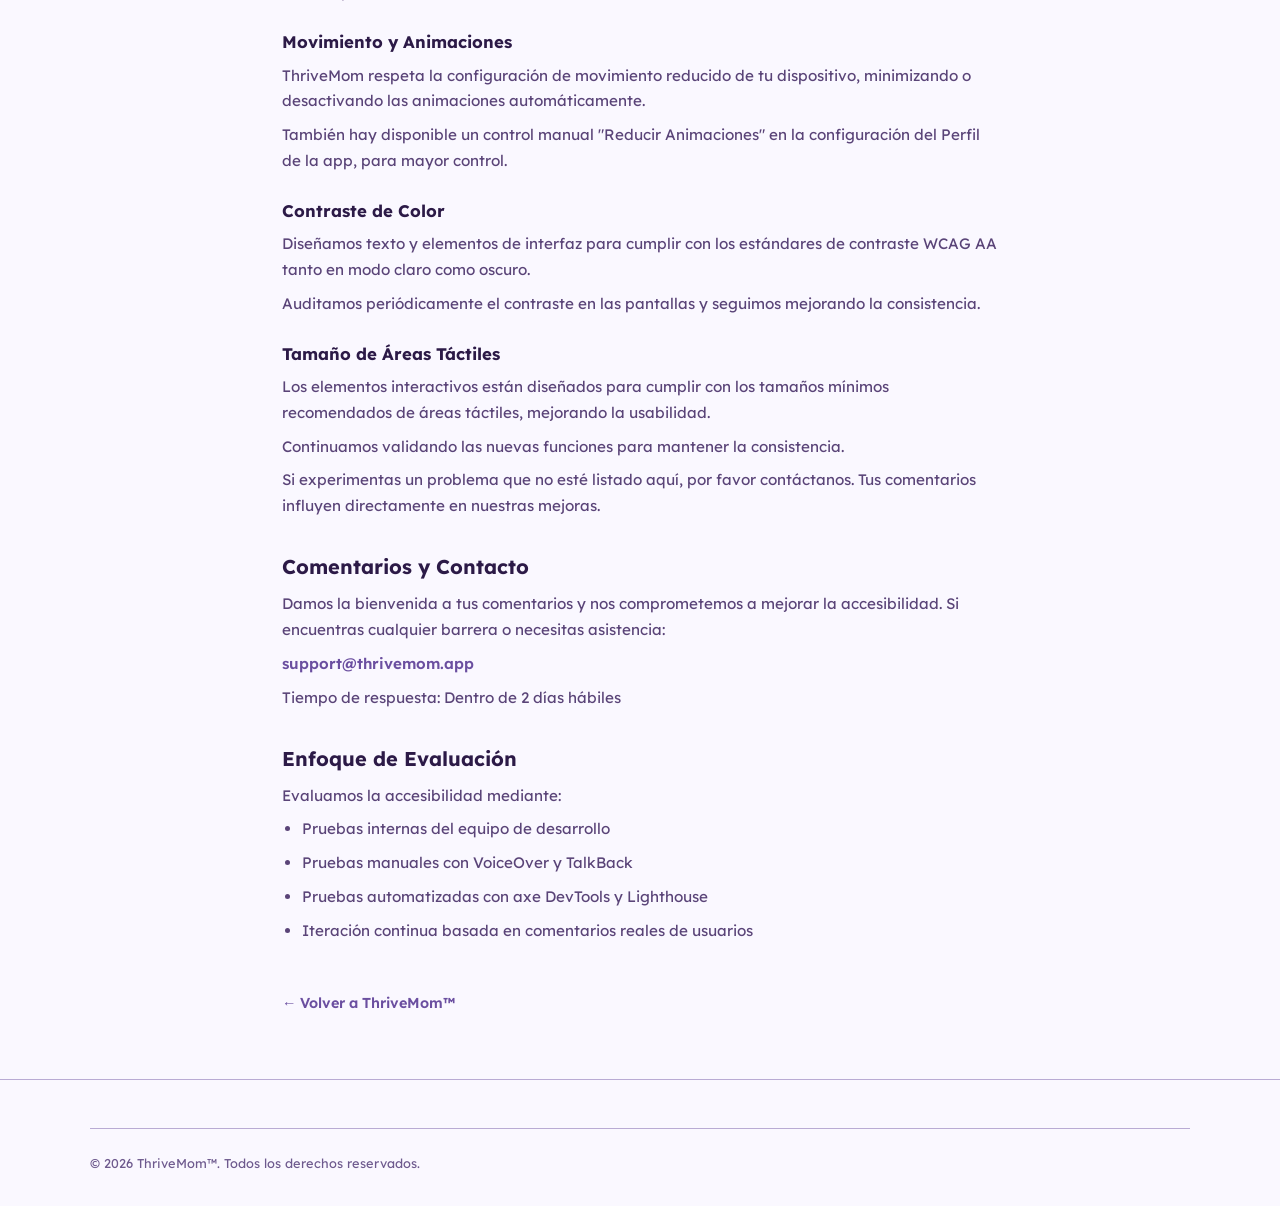
<file: es/accessibility.html>
<!DOCTYPE html>
<html lang="es">
<head>
  <meta charset="UTF-8">
  <meta name="viewport" content="width=device-width, initial-scale=1.0">
  <title>Declaración de Accesibilidad | ThriveMom™</title>
  <meta name="description" content="Declaración de accesibilidad de ThriveMom™. Nuestro compromiso con WCAG 2.2 Nivel AA y cómo apoyamos a usuarios con discapacidad.">
  <meta name="robots" content="index, follow">
  <link rel="canonical" href="https://thrivemom.app/es/accessibility.html">
  <link rel="alternate" hreflang="en" href="https://thrivemom.app/accessibility.html">
  <link rel="alternate" hreflang="es" href="https://thrivemom.app/es/accessibility.html">
  <link rel="alternate" hreflang="x-default" href="https://thrivemom.app/accessibility.html">

  <!-- Open Graph -->
  <meta property="og:title" content="Declaración de Accesibilidad | ThriveMom™">
  <meta property="og:description" content="Declaración de accesibilidad de ThriveMom™. Nuestro compromiso con WCAG 2.2 Nivel AA y cómo apoyamos a usuarios con discapacidad.">
  <meta property="og:url" content="https://thrivemom.app/es/accessibility.html">
  <meta property="og:type" content="website">
  <meta property="og:site_name" content="ThriveMom™">
  <meta property="og:locale" content="es_ES">
  <meta property="og:locale:alternate" content="en_US">
  <meta property="og:image" content="https://thrivemom.app/images/og-image.png">
  <meta property="og:image:alt" content="Declaración de accesibilidad de ThriveMom™">

  <!-- Twitter Card -->
  <meta name="twitter:card" content="summary_large_image">
  <meta name="twitter:title" content="Declaración de Accesibilidad | ThriveMom™">
  <meta name="twitter:description" content="Nuestro compromiso con la accesibilidad WCAG 2.2 Nivel AA.">
  <meta name="twitter:image" content="https://thrivemom.app/images/og-image.png">

  <link rel="icon" href="/favicon.ico" sizes="32x32">
  <link rel="icon" href="data:image/svg+xml,<svg xmlns='http://www.w3.org/2000/svg' viewBox='0 0 100 100'><text y='.9em' font-size='90'>💜</text></svg>" type="image/svg+xml">
  <link rel="apple-touch-icon" href="/apple-touch-icon.png">
  <link rel="preload" href="../fonts/lexend-latin.woff2" as="font" type="font/woff2" crossorigin>
  <link rel="stylesheet" href="../styles.css?v=10">
  <style>
    .policy-container {
      max-width: 780px;
      margin: 0 auto;
      padding: 7rem 2rem 4rem;
    }
    .policy-container h1 {
      font-size: 2.25rem;
      font-weight: 800;
      color: var(--purple-deep);
      margin-bottom: 0.5rem;
    }
    .policy-date {
      color: var(--text-muted);
      font-size: 0.9rem;
      margin-bottom: 2rem;
    }
    .policy-container h2 {
      font-size: 1.25rem;
      font-weight: 700;
      color: var(--purple-deep);
      margin: 2rem 0 0.5rem;
    }
    .policy-container h3 {
      font-size: 1.05rem;
      font-weight: 700;
      color: var(--purple-deep);
      margin: 1.5rem 0 0.4rem;
    }
    .policy-container p,
    .policy-container li {
      color: var(--text-secondary);
      font-size: 0.95rem;
      line-height: 1.7;
      margin-bottom: 0.5rem;
    }
    .policy-container ul {
      padding-left: 1.25rem;
      margin-bottom: 1rem;
    }
    .policy-container a {
      color: var(--purple-mid);
      text-decoration: none;
      font-weight: 600;
    }
    .policy-container a:hover { text-decoration: underline; }
    .back-link {
      display: inline-block;
      margin-top: 2rem;
      color: var(--purple-mid);
      font-weight: 600;
      text-decoration: none;
      font-size: 0.9rem;
    }
    .back-link:hover { text-decoration: underline; }
  </style>
</head>
<body class="es">
  <a href="#main" class="skip-link">Ir al contenido</a>
  <nav aria-label="Navegación principal">
    <a href="/es/" class="nav-logo">ThriveMom™</a>
    <div class="nav-links" id="navLinks">
      <a href="/es/#features">Beneficios</a>
      <a href="/es/story.html">Mi Historia</a>
      <a href="/es/faq.html">Preguntas</a>
      <a href="/es/#waitlist" class="nav-cta">Lo necesito</a>
      <a href="/accessibility.html" class="lang-toggle" aria-label="Cambiar idioma">
        <span class="lang-en">EN</span> | <span class="lang-es">ES</span>
      </a>
    </div>
    <button class="mobile-toggle" onclick="document.getElementById('navLinks').classList.toggle('open')" aria-label="Abrir menú">
      <span></span><span></span><span></span>
    </button>
  </nav>

  <main id="main" class="policy-container">
    <h1>Declaración de Accesibilidad</h1>
    <p class="policy-date">Última actualización: 14 de abril de 2026</p>

    <h2>Nuestro Compromiso</h2>
    <p>En ThriveMom, nos comprometemos a hacer que nuestro sitio web y nuestra app sean accesibles para tantas personas como sea posible, incluyendo a personas con discapacidad. Diseñamos ThriveMom para que sea simple, de apoyo y útil en momentos reales de la vida, incluso cuando los usuarios se sienten abrumados, distraídos o sobrecargados cognitivamente. La accesibilidad está integrada en cómo diseñamos, probamos y mejoramos el producto.</p>

    <h2>Estado de Conformidad</h2>
    <p>Las Pautas de Accesibilidad para el Contenido Web (WCAG) definen los requisitos para mejorar la accesibilidad para personas con discapacidad.</p>
    <p><strong>ThriveMom cumple sustancialmente con WCAG 2.2 Nivel AA.</strong></p>
    <p>Continuamente auditamos y mejoramos la accesibilidad en el sitio web y la app. Nuestros esfuerzos actuales incluyen:</p>
    <ul>
      <li>Contraste de color diseñado para cumplir o superar las proporciones WCAG AA (4.5:1 para texto estándar, 3:1 para texto grande)</li>
      <li>Áreas táctiles diseñadas para cumplir o superar el mínimo recomendado de 44x44px</li>
      <li>Indicadores de enfoque visibles para elementos interactivos y navegación asistiva</li>
      <li>Interacciones operables con teclado en todo el sitio</li>
      <li>Enlaces de salto y regiones de referencia adecuadas para usuarios de lectores de pantalla</li>
    </ul>
    <p>Aunque buscamos el cumplimiento total, la accesibilidad es un proceso continuo y seguimos refinando y validando en distintos dispositivos y casos de uso.</p>

    <h2>Entornos Compatibles</h2>
    <p>ThriveMom está diseñado para funcionar con las herramientas de accesibilidad integradas en dispositivos modernos:</p>
    <ul>
      <li>iOS: Lector de pantalla VoiceOver</li>
      <li>Android: Lector de pantalla TalkBack</li>
      <li>Escritorio: Lectores de pantalla NVDA, JAWS y VoiceOver</li>
      <li>Cambio de tamaño dinámico de texto</li>
      <li>Texto en negrita</li>
      <li>Configuración de pantalla de alto contraste</li>
      <li>Configuración de movimiento reducido</li>
    </ul>
    <p>Usamos la fuente Lexend en toda la app para apoyar la legibilidad y reducir la fatiga visual.</p>
    <p>Probamos los flujos clave del usuario, como unirse a la lista de espera, navegar por las preguntas frecuentes y enviar preguntas, usando estas herramientas.</p>

    <h2>Funciones de Accesibilidad y Trabajo Continuo</h2>

    <h3>Interfaz de Chat (App)</h3>
    <p>La experiencia del chat está diseñada para funcionar con lectores de pantalla mediante regiones en vivo y gestión del enfoque. Los nuevos mensajes se anuncian cuando es posible, y el enfoque se dirige al contenido relevante.</p>
    <p>Continuamos refinando este comportamiento, especialmente para conversaciones largas o de ritmo rápido.</p>

    <h3>Movimiento y Animaciones</h3>
    <p>ThriveMom respeta la configuración de movimiento reducido de tu dispositivo, minimizando o desactivando las animaciones automáticamente.</p>
    <p>También hay disponible un control manual "Reducir Animaciones" en la configuración del Perfil de la app, para mayor control.</p>

    <h3>Contraste de Color</h3>
    <p>Diseñamos texto y elementos de interfaz para cumplir con los estándares de contraste WCAG AA tanto en modo claro como oscuro.</p>
    <p>Auditamos periódicamente el contraste en las pantallas y seguimos mejorando la consistencia.</p>

    <h3>Tamaño de Áreas Táctiles</h3>
    <p>Los elementos interactivos están diseñados para cumplir con los tamaños mínimos recomendados de áreas táctiles, mejorando la usabilidad.</p>
    <p>Continuamos validando las nuevas funciones para mantener la consistencia.</p>

    <p>Si experimentas un problema que no esté listado aquí, por favor contáctanos. Tus comentarios influyen directamente en nuestras mejoras.</p>

    <h2>Comentarios y Contacto</h2>
    <p>Damos la bienvenida a tus comentarios y nos comprometemos a mejorar la accesibilidad. Si encuentras cualquier barrera o necesitas asistencia:</p>
    <p><a href="mailto:support@thrivemom.app">support@thrivemom.app</a></p>
    <p>Tiempo de respuesta: Dentro de 2 días hábiles</p>

    <h2>Enfoque de Evaluación</h2>
    <p>Evaluamos la accesibilidad mediante:</p>
    <ul>
      <li>Pruebas internas del equipo de desarrollo</li>
      <li>Pruebas manuales con VoiceOver y TalkBack</li>
      <li>Pruebas automatizadas con axe DevTools y Lighthouse</li>
      <li>Iteración continua basada en comentarios reales de usuarios</li>
    </ul>

    <a href="/es/" class="back-link">&larr; Volver a ThriveMom™</a>
  </main>

  <footer>
    <div class="footer-bottom">
      <p>&copy; 2026 ThriveMom™. Todos los derechos reservados.</p>
    </div>
  </footer>
</body>
</html>
</file>
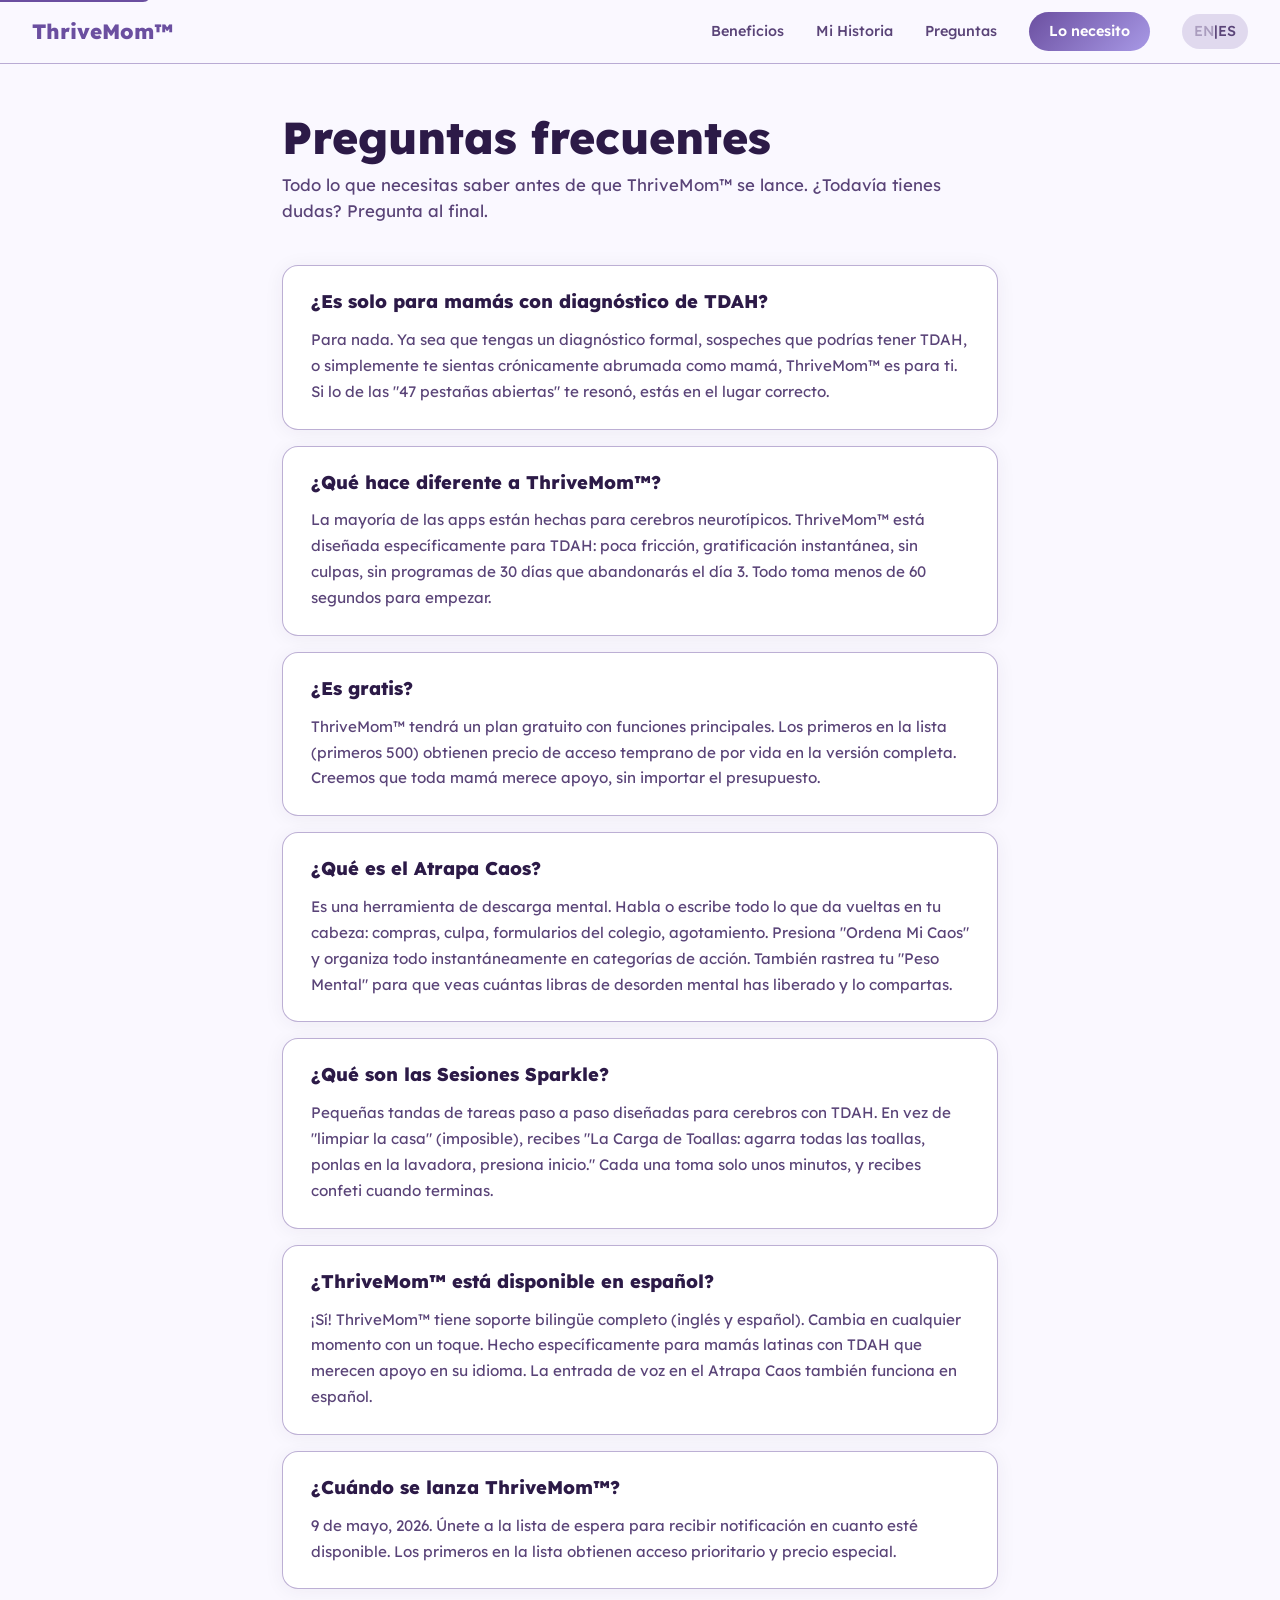
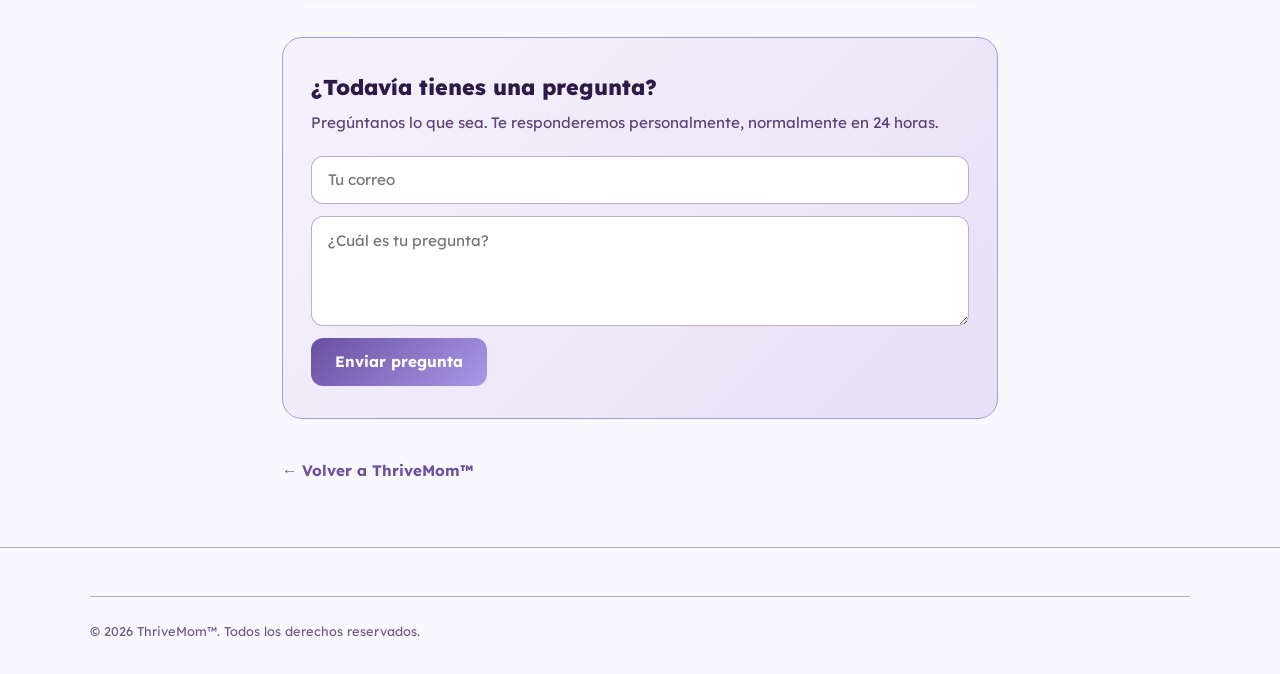
<file: es/faq.html>
<!DOCTYPE html>
<html lang="es">
<head>
  <meta charset="UTF-8">
  <meta name="viewport" content="width=device-width, initial-scale=1.0">
  <title>Preguntas Frecuentes | ThriveMom™ - App para Mamás con TDAH</title>
  <meta name="description" content="Preguntas frecuentes sobre ThriveMom™, la app para mamás con TDAH. Fecha de lanzamiento, precios, funciones de descarga mental, Sesiones Sparkle, soporte bilingüe, y cómo funciona.">
  <meta name="robots" content="index, follow, noai, noimageai">
  <link rel="canonical" href="https://thrivemom.app/es/faq.html">
  <link rel="alternate" hreflang="en" href="https://thrivemom.app/faq.html">
  <link rel="alternate" hreflang="es" href="https://thrivemom.app/es/faq.html">
  <link rel="alternate" hreflang="x-default" href="https://thrivemom.app/faq.html">
  <link rel="icon" href="/favicon.ico" sizes="32x32">
  <link rel="icon" href="data:image/svg+xml,<svg xmlns='http://www.w3.org/2000/svg' viewBox='0 0 100 100'><text y='.9em' font-size='90'>💜</text></svg>" type="image/svg+xml">
  <link rel="apple-touch-icon" href="/apple-touch-icon.png">

  <!-- Open Graph -->
  <meta property="og:title" content="Preguntas Frecuentes | ThriveMom™">
  <meta property="og:description" content="Preguntas frecuentes sobre ThriveMom™, la app para mamás con TDAH. Fecha de lanzamiento, precios, funciones de descarga mental, Sesiones Sparkle, soporte bilingüe, y cómo funciona.">
  <meta property="og:url" content="https://thrivemom.app/es/faq.html">
  <meta property="og:type" content="website">
  <meta property="og:image" content="https://thrivemom.app/images/og-image.png">
  <meta property="og:site_name" content="ThriveMom™">
  <meta property="og:locale" content="es_ES">

  <!-- Twitter Card -->
  <meta name="twitter:card" content="summary_large_image">
  <meta name="twitter:title" content="Preguntas Frecuentes | ThriveMom™">
  <meta name="twitter:description" content="Preguntas frecuentes sobre ThriveMom™, la app para mamás con TDAH.">
  <meta name="twitter:image" content="https://thrivemom.app/images/og-image.png">

  <link rel="preload" href="../fonts/lexend-latin.woff2" as="font" type="font/woff2" crossorigin>
  <link rel="stylesheet" href="../styles.css?v=10">

  <!-- JSON-LD: BreadcrumbList -->
  <script type="application/ld+json">
  {
    "@context": "https://schema.org",
    "@type": "BreadcrumbList",
    "itemListElement": [
      {"@type": "ListItem", "position": 1, "name": "Inicio", "item": "https://thrivemom.app/es/"},
      {"@type": "ListItem", "position": 2, "name": "Preguntas Frecuentes", "item": "https://thrivemom.app/es/faq.html"}
    ]
  }
  </script>

  <!-- JSON-LD: FAQ rich snippets -->
  <script type="application/ld+json">
  {
    "@context": "https://schema.org",
    "@type": "FAQPage",
    "mainEntity": [
      {"@type":"Question","name":"¿Es solo para mamás con diagnóstico de TDAH?","acceptedAnswer":{"@type":"Answer","text":"Para nada. Ya sea que tengas un diagnóstico formal, sospeches que podrías tener TDAH, o simplemente te sientas crónicamente abrumada como mamá, ThriveMom™ es para ti. Si lo de las \"47 pestañas abiertas\" te resonó, estás en el lugar correcto."}},
      {"@type":"Question","name":"¿Qué hace diferente a ThriveMom™?","acceptedAnswer":{"@type":"Answer","text":"La mayoría de las apps están hechas para cerebros neurotípicos. ThriveMom™ está diseñada específicamente para TDAH: poca fricción, gratificación instantánea, sin culpas, sin programas de 30 días que abandonarás el día 3. Todo toma menos de 60 segundos para empezar."}},
      {"@type":"Question","name":"¿Es gratis?","acceptedAnswer":{"@type":"Answer","text":"ThriveMom™ tendrá un plan gratuito con funciones principales. Los primeros en la lista (primeros 500) obtienen precio de acceso temprano de por vida en la versión completa. Creemos que toda mamá merece apoyo, sin importar el presupuesto."}},
      {"@type":"Question","name":"¿Qué es el Atrapa Caos?","acceptedAnswer":{"@type":"Answer","text":"Es una herramienta de descarga mental. Habla o escribe todo lo que da vueltas en tu cabeza: compras, culpa, formularios del colegio, agotamiento. Presiona \"Ordena Mi Caos\" y organiza todo instantáneamente en categorías de acción. También rastrea tu \"Peso Mental\" para que veas cuántas libras de desorden mental has liberado y lo compartas."}},
      {"@type":"Question","name":"¿Qué son las Sesiones Sparkle?","acceptedAnswer":{"@type":"Answer","text":"Pequeñas tandas de tareas paso a paso diseñadas para cerebros con TDAH. En vez de \"limpiar la casa\" (imposible), recibes \"La Carga de Toallas: agarra todas las toallas, ponlas en la lavadora, presiona inicio.\" Cada una toma solo unos minutos, y recibes confeti cuando terminas."}},
      {"@type":"Question","name":"¿ThriveMom™ está disponible en español?","acceptedAnswer":{"@type":"Answer","text":"¡Sí! ThriveMom™ tiene soporte bilingüe completo (inglés y español). Cambia en cualquier momento con un toque. Hecho específicamente para mamás latinas con TDAH que merecen apoyo en su idioma. La entrada de voz en el Atrapa Caos también funciona en español."}},
      {"@type":"Question","name":"¿Cuándo se lanza ThriveMom™?","acceptedAnswer":{"@type":"Answer","text":"9 de mayo, 2026. Únete a la lista de espera para recibir notificación en cuanto esté disponible. Los primeros en la lista obtienen acceso prioritario y precio especial."}}
    ]
  }
  </script>

  <style>
    .faq-page {
      max-width: 780px;
      margin: 0 auto;
      padding: 7rem 2rem 4rem;
    }
    .faq-page h1 {
      font-size: clamp(2rem, 3.5vw, 2.8rem);
      font-weight: 800;
      color: var(--purple-deep);
      margin-bottom: 0.5rem;
      line-height: 1.15;
    }
    .faq-page .faq-intro {
      color: var(--text-secondary);
      font-size: 1.05rem;
      margin-bottom: 2.5rem;
    }
    .faq-block {
      background: var(--white);
      border: 1px solid var(--border);
      border-radius: 16px;
      padding: 1.5rem 1.75rem;
      margin-bottom: 1rem;
      box-shadow: var(--shadow);
    }
    .faq-block h2 {
      font-size: 1.15rem;
      font-weight: 800;
      color: var(--purple-deep);
      margin-bottom: 0.75rem;
      line-height: 1.35;
    }
    .faq-block p {
      color: var(--text-secondary);
      font-size: 0.95rem;
      line-height: 1.7;
      margin: 0;
    }

    .ask-section {
      margin-top: 3rem;
      padding: 2rem 1.75rem;
      background: linear-gradient(135deg, var(--purple-wash), var(--purple-pale));
      border: 1px solid var(--purple-light);
      border-radius: 20px;
    }
    .ask-section h2 {
      font-size: 1.35rem;
      font-weight: 800;
      color: var(--purple-deep);
      margin-bottom: 0.4rem;
    }
    .ask-section > p {
      color: var(--text-secondary);
      font-size: 0.95rem;
      margin-bottom: 1.25rem;
    }
    .ask-form {
      display: flex;
      flex-direction: column;
      gap: 0.75rem;
    }
    .ask-form input,
    .ask-form textarea {
      padding: 0.85rem 1rem;
      border: 1.5px solid var(--border);
      border-radius: 12px;
      font-family: inherit;
      font-size: 0.95rem;
      background: var(--white);
      color: var(--text);
      outline: none;
      transition: border-color 0.2s;
    }
    .ask-form input:focus,
    .ask-form textarea:focus { border-color: var(--purple-mid); }
    .ask-form textarea {
      min-height: 110px;
      resize: vertical;
      line-height: 1.5;
    }
    .ask-form button {
      background: var(--gradient);
      color: #fff;
      border: none;
      padding: 0.9rem 1.5rem;
      border-radius: 12px;
      font-family: inherit;
      font-size: 0.95rem;
      font-weight: 700;
      cursor: pointer;
      transition: opacity 0.2s, transform 0.2s;
      align-self: flex-start;
    }
    .ask-form button:hover { opacity: 0.92; transform: translateY(-1px); }
    .ask-form button:disabled { opacity: 0.5; cursor: not-allowed; transform: none; }

    .ask-success {
      display: none;
      background: rgba(16, 185, 129, 0.1);
      color: var(--accent-green);
      padding: 1rem 1.25rem;
      border-radius: 12px;
      font-weight: 600;
      font-size: 0.95rem;
      margin-top: 0.5rem;
    }
    .ask-success.active { display: block; }

    .back-link {
      display: inline-block;
      margin-top: 2.5rem;
      color: var(--purple-mid);
      font-weight: 700;
      text-decoration: none;
      font-size: 0.95rem;
    }
    .back-link:hover { text-decoration: underline; }

    @media (max-width: 720px) {
      .faq-page { padding: 6rem 1.25rem 3rem; }
      .faq-block { padding: 1.25rem 1.25rem; }
      .ask-section { padding: 1.5rem 1.25rem; }
      .ask-form button { width: 100%; align-self: stretch; }
    }
  </style>
</head>
<body class="es">

  <a href="#top" class="skip-link">Ir al contenido</a>

  <nav aria-label="Navegación principal">
    <a href="/es/" class="nav-logo">ThriveMom™</a>
    <div class="nav-links" id="navLinks">
      <a href="/es/#features">Beneficios</a>
      <a href="/es/story.html">Mi Historia</a>
      <a href="/es/faq.html">Preguntas</a>
      <a href="/es/#waitlist" class="nav-cta">Lo necesito</a>
      <a href="/faq.html" class="lang-toggle" aria-label="Cambiar idioma"><span class="lang-en">EN</span> | <span class="lang-es">ES</span></a>
    </div>
    <button class="mobile-toggle" onclick="document.getElementById('navLinks').classList.toggle('open')" aria-label="Abrir menú">
      <span></span><span></span><span></span>
    </button>
  </nav>

  <main id="top" class="faq-page">
    <h1>Preguntas frecuentes</h1>
    <p class="faq-intro">Todo lo que necesitas saber antes de que ThriveMom™ se lance. ¿Todavía tienes dudas? Pregunta al final.</p>

    <div class="faq-block">
      <h2>¿Es solo para mamás con diagnóstico de TDAH?</h2>
      <p>Para nada. Ya sea que tengas un diagnóstico formal, sospeches que podrías tener TDAH, o simplemente te sientas crónicamente abrumada como mamá, ThriveMom™ es para ti. Si lo de las "47 pestañas abiertas" te resonó, estás en el lugar correcto.</p>
    </div>

    <div class="faq-block">
      <h2>¿Qué hace diferente a ThriveMom™?</h2>
      <p>La mayoría de las apps están hechas para cerebros neurotípicos. ThriveMom™ está diseñada específicamente para TDAH: poca fricción, gratificación instantánea, sin culpas, sin programas de 30 días que abandonarás el día 3. Todo toma menos de 60 segundos para empezar.</p>
    </div>

    <div class="faq-block">
      <h2>¿Es gratis?</h2>
      <p>ThriveMom™ tendrá un plan gratuito con funciones principales. Los primeros en la lista (primeros 500) obtienen precio de acceso temprano de por vida en la versión completa. Creemos que toda mamá merece apoyo, sin importar el presupuesto.</p>
    </div>

    <div class="faq-block">
      <h2>¿Qué es el Atrapa Caos?</h2>
      <p>Es una herramienta de descarga mental. Habla o escribe todo lo que da vueltas en tu cabeza: compras, culpa, formularios del colegio, agotamiento. Presiona "Ordena Mi Caos" y organiza todo instantáneamente en categorías de acción. También rastrea tu "Peso Mental" para que veas cuántas libras de desorden mental has liberado y lo compartas.</p>
    </div>

    <div class="faq-block">
      <h2>¿Qué son las Sesiones Sparkle?</h2>
      <p>Pequeñas tandas de tareas paso a paso diseñadas para cerebros con TDAH. En vez de "limpiar la casa" (imposible), recibes "La Carga de Toallas: agarra todas las toallas, ponlas en la lavadora, presiona inicio." Cada una toma solo unos minutos, y recibes confeti cuando terminas.</p>
    </div>

    <div class="faq-block">
      <h2>¿ThriveMom™ está disponible en español?</h2>
      <p>¡Sí! ThriveMom™ tiene soporte bilingüe completo (inglés y español). Cambia en cualquier momento con un toque. Hecho específicamente para mamás latinas con TDAH que merecen apoyo en su idioma. La entrada de voz en el Atrapa Caos también funciona en español.</p>
    </div>

    <div class="faq-block">
      <h2>¿Cuándo se lanza ThriveMom™?</h2>
      <p>9 de mayo, 2026. Únete a la lista de espera para recibir notificación en cuanto esté disponible. Los primeros en la lista obtienen acceso prioritario y precio especial.</p>
    </div>

    <!-- Submit a question -->
    <section class="ask-section">
      <h2>¿Todavía tienes una pregunta?</h2>
      <p>Pregúntanos lo que sea. Te responderemos personalmente, normalmente en 24 horas.</p>
      <form class="ask-form" id="askForm" onsubmit="return submitQuestion(event)" novalidate>
        <label for="askEmail" class="sr-only">Correo electrónico</label>
        <input type="email" id="askEmail" placeholder="Tu correo" autocomplete="email" required aria-label="Tu correo" aria-describedby="askEmailError">
        <p class="form-error" id="askEmailError" role="alert"></p>
        <label for="askQuestion" class="sr-only">Tu pregunta</label>
        <textarea id="askQuestion" placeholder="¿Cuál es tu pregunta?" required aria-label="Tu pregunta" aria-describedby="askQuestionError"></textarea>
        <p class="form-error" id="askQuestionError" role="alert"></p>
        <button type="submit" id="askBtn">Enviar pregunta</button>
      </form>
      <div class="ask-success" id="askSuccess" aria-live="polite">💜 ¡Gracias! Te responderemos en 24 horas.</div>
    </section>

    <a href="/es/" class="back-link">&larr; Volver a ThriveMom™</a>
  </main>

  <footer>
    <div class="footer-bottom">
      <p>&copy; 2026 ThriveMom™. Todos los derechos reservados.</p>
    </div>
  </footer>

  <script>
    // Submit a new question — reuses the existing Google Sheets webhook with source=faq-question-es
    function submitQuestion(e) {
      e.preventDefault();
      var emailEl = document.getElementById('askEmail');
      var qEl = document.getElementById('askQuestion');
      var btn = document.getElementById('askBtn');
      var form = document.getElementById('askForm');
      var success = document.getElementById('askSuccess');

      var emailErr = document.getElementById('askEmailError');
      var qErr = document.getElementById('askQuestionError');
      var email = emailEl.value.trim();
      var question = qEl.value.trim();
      var emailRe = /^[^\s@]+@[^\s@]+\.[^\s@]+$/;
      var hasError = false;
      if (!emailRe.test(email)) {
        emailEl.setAttribute('aria-invalid', 'true');
        if (emailErr) { emailErr.textContent = 'Por favor, introduce un correo electrónico válido.'; emailErr.setAttribute('data-visible', 'true'); }
        if (!hasError) emailEl.focus();
        hasError = true;
      } else {
        emailEl.removeAttribute('aria-invalid');
        if (emailErr) emailErr.setAttribute('data-visible', 'false');
      }
      if (!question) {
        qEl.setAttribute('aria-invalid', 'true');
        if (qErr) { qErr.textContent = 'Por favor, escribe tu pregunta.'; qErr.setAttribute('data-visible', 'true'); }
        if (!hasError) qEl.focus();
        hasError = true;
      } else {
        qEl.removeAttribute('aria-invalid');
        if (qErr) qErr.setAttribute('data-visible', 'false');
      }
      if (hasError) return false;

      btn.textContent = 'Enviando...';
      btn.disabled = true;

      var WEBHOOK = 'https://script.google.com/macros/s/AKfycbxz_Nt9WLtOl8T2LBCiu38CrJhf6K8dpLEhqTAa4xtDUyuF6Uy2KNbNYCFbqXTX9Tv1/exec';
      var url = WEBHOOK
        + '?email=' + encodeURIComponent(email)
        + '&source=' + encodeURIComponent('faq-question-es')
        + '&question=' + encodeURIComponent(question)
        + '&submittedAt=' + encodeURIComponent(new Date().toISOString());
      fetch(url, { method: 'GET', mode: 'no-cors' }).catch(function() {});

      console.log('FAQ question submitted:', { email: email, question: question });

      form.style.display = 'none';
      success.classList.add('active');
      return false;
    }

    // Close mobile nav on link click
    document.querySelectorAll('.nav-links a').forEach(function(link) {
      link.addEventListener('click', function() {
        document.getElementById('navLinks').classList.remove('open');
      });
    });
  </script>
</body>
</html>
</file>
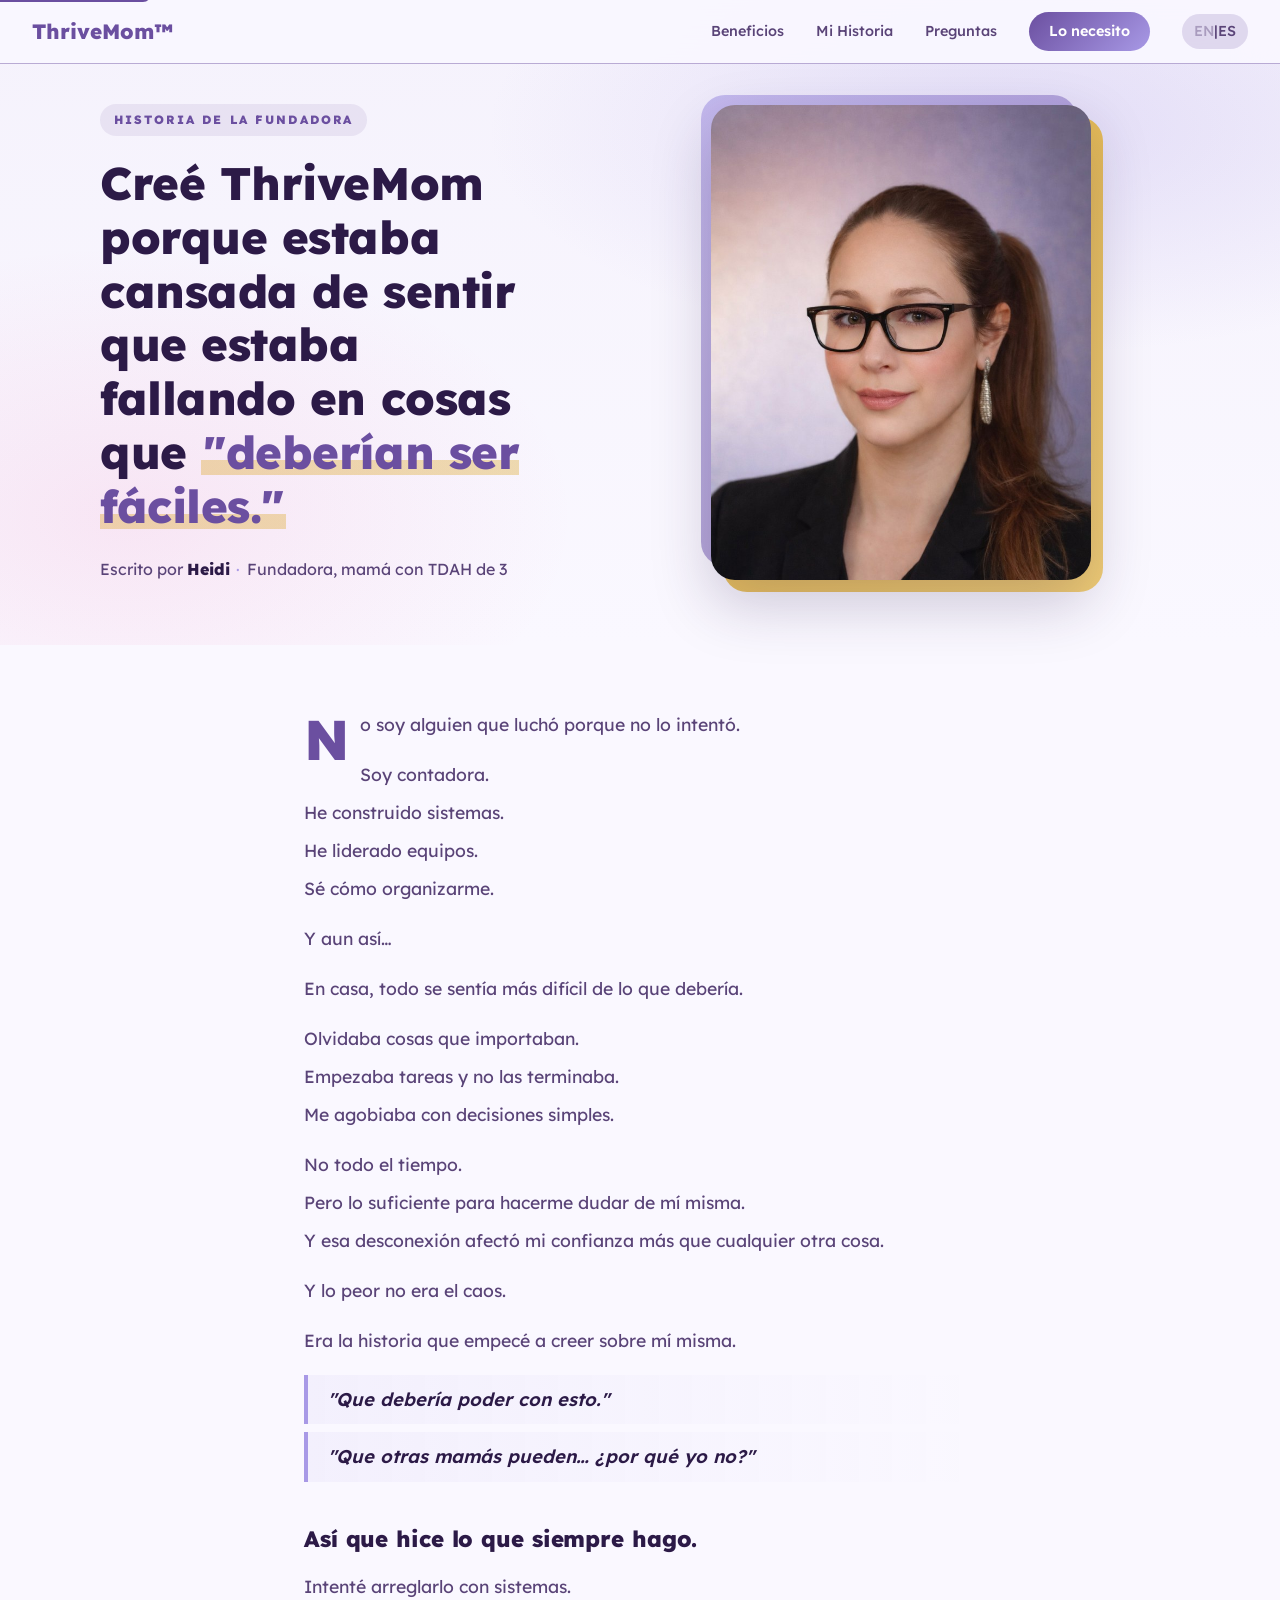
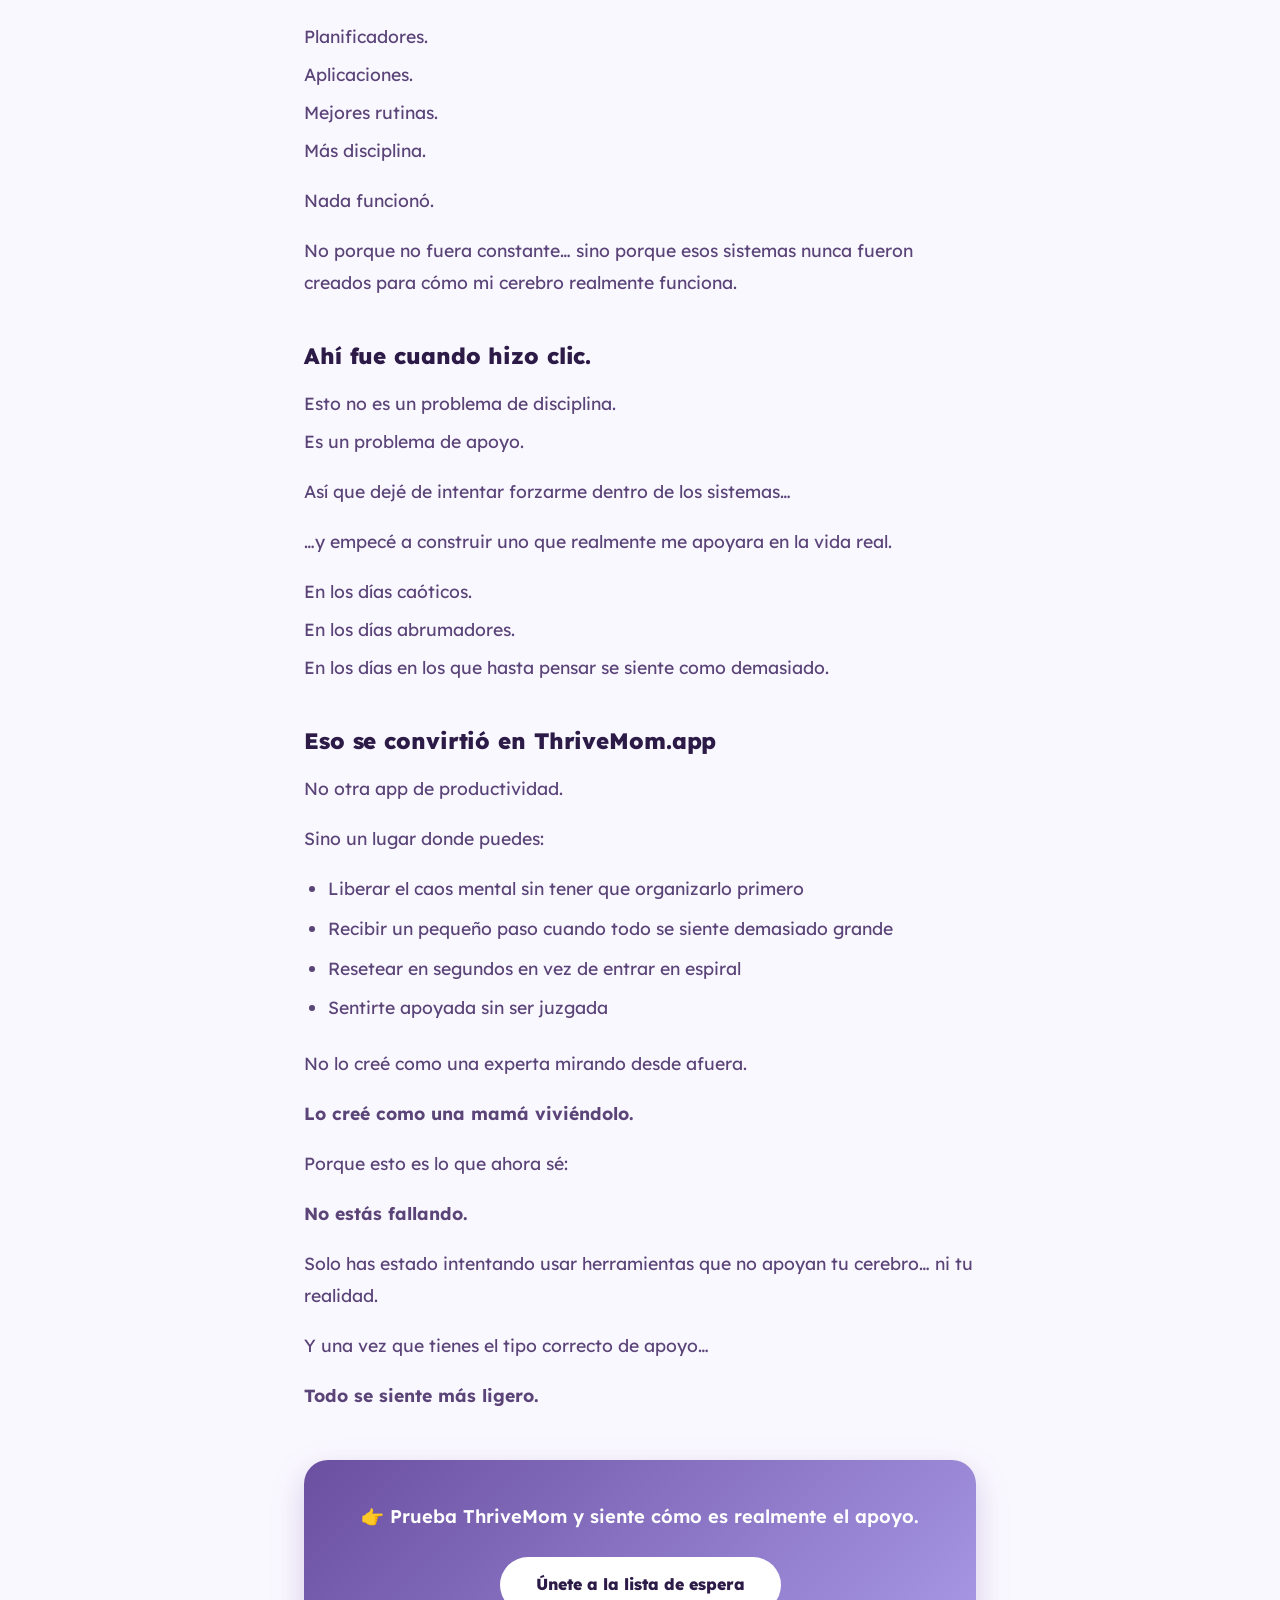
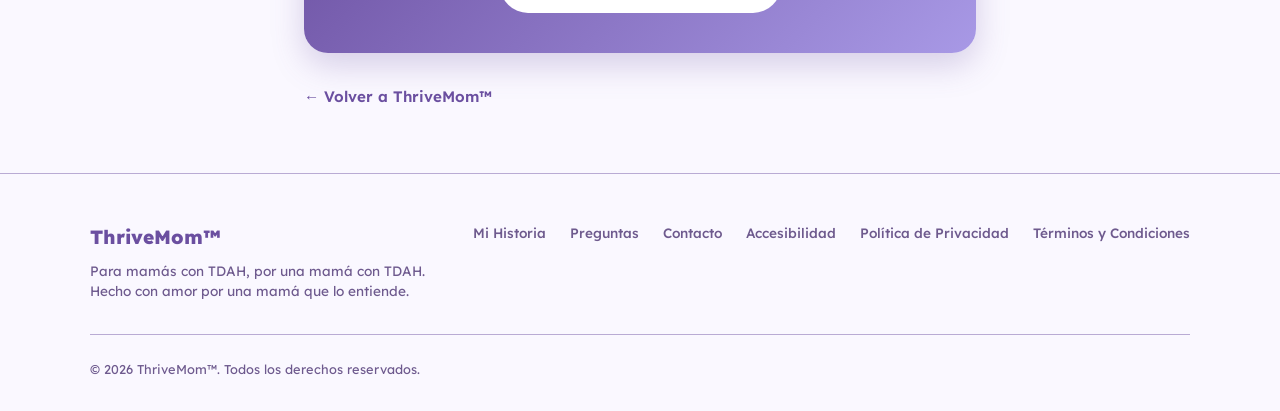
<file: es/story.html>
<!DOCTYPE html>
<html lang="es">
<head>
  <meta charset="UTF-8">
  <meta name="viewport" content="width=device-width, initial-scale=1.0">
  <title>Mi Historia | ThriveMom™ - Hecho por una Mamá con TDAH</title>
  <meta name="description" content="Por qué creé ThriveMom™. La historia de una mamá organizada y exitosa que aún se sentía como si estuviera fallando, y el sistema de apoyo que deseaba que existiera.">
  <meta name="keywords" content="historia mamá TDAH, fundadora ThriveMom, por qué ThriveMom, apoyo TDAH historia, mamá hecho para mamás, emprendedora TDAH, Heidi ThriveMom">
  <meta name="author" content="ThriveMom™">
  <meta name="robots" content="index, follow, noai, noimageai">
  <meta name="theme-color" content="#6b4fa0">
  <link rel="canonical" href="https://thrivemom.app/es/story.html">
  <link rel="alternate" hreflang="en" href="https://thrivemom.app/story.html">
  <link rel="alternate" hreflang="es" href="https://thrivemom.app/es/story.html">
  <link rel="alternate" hreflang="x-default" href="https://thrivemom.app/story.html">

  <!-- Open Graph -->
  <meta property="og:title" content="Mi Historia | ThriveMom™ - Hecho por una Mamá con TDAH">
  <meta property="og:description" content="Por qué creé ThriveMom™. La historia de una mamá organizada y exitosa que aún se sentía como si estuviera fallando.">
  <meta property="og:url" content="https://thrivemom.app/es/story.html">
  <meta property="og:type" content="article">
  <meta property="og:site_name" content="ThriveMom™">
  <meta property="og:locale" content="es_ES">
  <meta property="og:locale:alternate" content="en_US">
  <meta property="og:image" content="https://thrivemom.app/images/og-image.png">
  <meta property="og:image:width" content="1200">
  <meta property="og:image:height" content="630">
  <meta property="og:image:alt" content="Historia de la fundadora de ThriveMom™">

  <!-- Twitter Card -->
  <meta name="twitter:card" content="summary_large_image">
  <meta name="twitter:title" content="Mi Historia | ThriveMom™">
  <meta name="twitter:description" content="Por qué creé ThriveMom™ como una mamá con TDAH viviéndolo.">
  <meta name="twitter:image" content="https://thrivemom.app/images/og-image.png">
  <meta name="twitter:site" content="@ThriveMomApp">

  <link rel="icon" href="/favicon.ico" sizes="32x32">
  <link rel="icon" href="data:image/svg+xml,<svg xmlns='http://www.w3.org/2000/svg' viewBox='0 0 100 100'><text y='.9em' font-size='90'>💜</text></svg>" type="image/svg+xml">
  <link rel="apple-touch-icon" href="/apple-touch-icon.png">

  <!-- JSON-LD: Article -->
  <script type="application/ld+json">
  {
    "@context": "https://schema.org",
    "@type": "Article",
    "headline": "Mi Historia: Por qué creé ThriveMom\u2122",
    "description": "Por qué creé ThriveMom\u2122. La historia de una mamá organizada y exitosa que aún se sentía como si estuviera fallando.",
    "author": {
      "@type": "Person",
      "name": "Heidi",
      "description": "Mamá con TDAH de 3 hijos, fundadora de ThriveMom\u2122",
      "image": "https://thrivemom.app/images/heidi.jpg"
    },
    "publisher": {
      "@type": "Organization",
      "name": "ThriveMom\u2122",
      "logo": {
        "@type": "ImageObject",
        "url": "https://thrivemom.app/images/og-image.png"
      }
    },
    "datePublished": "2026-04-14",
    "image": [
      "https://thrivemom.app/images/heidi.jpg",
      "https://thrivemom.app/images/og-image.png"
    ],
    "url": "https://thrivemom.app/es/story.html",
    "inLanguage": "es"
  }
  </script>

  <!-- JSON-LD: BreadcrumbList -->
  <script type="application/ld+json">
  {
    "@context": "https://schema.org",
    "@type": "BreadcrumbList",
    "itemListElement": [
      {"@type": "ListItem", "position": 1, "name": "Inicio", "item": "https://thrivemom.app/es/"},
      {"@type": "ListItem", "position": 2, "name": "Mi Historia", "item": "https://thrivemom.app/es/story.html"}
    ]
  }
  </script>

  <link rel="preload" href="../fonts/lexend-latin.woff2" as="font" type="font/woff2" crossorigin>
  <link rel="stylesheet" href="../styles.css?v=10">
  <style>
    /* Hero section with soft purple wash */
    .story-hero {
      background:
        radial-gradient(ellipse 60% 50% at 80% 20%, rgba(168,153,230,0.25), transparent 70%),
        radial-gradient(ellipse 50% 60% at 10% 80%, rgba(236,72,153,0.10), transparent 70%),
        linear-gradient(180deg, #f5f2fc 0%, #faf8ff 100%);
      padding: 6.5rem 1.5rem 4rem;
    }
    .story-hero-inner {
      max-width: 1080px;
      margin: 0 auto;
      display: grid;
      grid-template-columns: 1fr 1.2fr;
      gap: 3.5rem;
      align-items: center;
    }
    .story-hero-eyebrow {
      display: inline-block;
      font-size: 0.75rem;
      font-weight: 800;
      letter-spacing: 0.18em;
      text-transform: uppercase;
      color: var(--purple-mid);
      margin-bottom: 1.25rem;
      padding: 0.4rem 0.85rem;
      background: rgba(107,79,160,0.1);
      border-radius: 50px;
    }
    .story-hero h1 {
      font-size: clamp(1.85rem, 3.6vw, 2.85rem);
      font-weight: 800;
      color: var(--purple-deep);
      line-height: 1.18;
      margin-bottom: 1.5rem;
      letter-spacing: -0.01em;
    }
    .story-hero h1 .highlight {
      background: linear-gradient(180deg, transparent 65%, rgba(218,165,32,0.35) 65%, rgba(218,165,32,0.35) 92%, transparent 92%);
      padding: 0 2px;
    }
    .story-hero-byline {
      font-size: 1rem;
      color: var(--text-secondary);
      line-height: 1.5;
    }
    .story-hero-byline strong {
      color: var(--purple-deep);
      font-weight: 800;
    }
    .story-hero-byline .dot {
      color: var(--purple-light);
      margin: 0 0.4rem;
    }
    .story-portrait {
      position: relative;
      margin: 0;
      max-width: 380px;
      justify-self: center;
    }
    .story-portrait::before {
      content: "";
      position: absolute;
      inset: 12px -12px -12px 12px;
      background: linear-gradient(135deg, #daa520, #f0c75e);
      border-radius: 24px;
      z-index: 0;
      opacity: 0.85;
    }
    .story-portrait::after {
      content: "";
      position: absolute;
      inset: -10px 14px 14px -10px;
      background: linear-gradient(135deg, var(--purple-light), var(--purple-mid));
      border-radius: 24px;
      z-index: 0;
      opacity: 0.6;
    }
    .story-portrait-img {
      position: relative;
      z-index: 1;
      width: 100%;
      height: auto;
      aspect-ratio: 4 / 5;
      object-fit: cover;
      object-position: center 18%;
      border-radius: 24px;
      box-shadow: 0 24px 60px rgba(44, 26, 71, 0.22);
      display: block;
    }

    /* Body */
    .story-body {
      max-width: 720px;
      margin: 0 auto;
      padding: 4rem 1.5rem 4rem;
    }
    .story-body > p:first-of-type::first-letter {
      font-size: 3.5rem;
      font-weight: 800;
      float: left;
      line-height: 0.95;
      margin: 0.25rem 0.65rem 0 0;
      color: var(--purple-mid);
      font-family: inherit;
    }
    .story-body h2 {
      font-size: 1.4rem;
      font-weight: 800;
      color: var(--purple-deep);
      margin: 2.5rem 0 0.85rem;
      letter-spacing: -0.005em;
    }
    .story-body p {
      color: var(--text-secondary);
      font-size: 1.1rem;
      line-height: 1.8;
      margin-bottom: 1.15rem;
    }
    .story-body p.tight {
      margin-bottom: 0.4rem;
    }
    .story-body ul {
      padding-left: 1.5rem;
      margin: 0.75rem 0 1.5rem;
    }
    .story-body li {
      color: var(--text-secondary);
      font-size: 1.1rem;
      line-height: 1.8;
      margin-bottom: 0.5rem;
    }
    .story-body .quote {
      color: var(--purple-deep);
      font-style: italic;
      font-weight: 600;
      font-size: 1.15rem;
      margin: 0.5rem 0;
      padding: 0.5rem 0 0.5rem 1.25rem;
      border-left: 4px solid var(--purple-light);
      background: linear-gradient(90deg, rgba(168,153,230,0.08), transparent);
    }
    .story-cta {
      margin-top: 3rem;
      padding: 2.5rem 2rem;
      background: linear-gradient(135deg, var(--purple-mid), var(--purple-light));
      border-radius: 24px;
      text-align: center;
      color: white;
      box-shadow: 0 12px 32px rgba(107,79,160,0.25);
    }
    .story-cta p {
      color: white;
      font-size: 1.15rem;
      margin-bottom: 1.5rem;
      font-weight: 600;
    }
    .story-cta a {
      display: inline-block;
      background: white;
      color: var(--purple-deep);
      padding: 0.95rem 2.25rem;
      border-radius: 50px;
      font-weight: 800;
      text-decoration: none;
      transition: transform 0.2s, box-shadow 0.2s;
    }
    .story-cta a:hover {
      transform: translateY(-2px);
      box-shadow: 0 8px 20px rgba(0,0,0,0.15);
    }
    .back-link {
      display: inline-block;
      margin-top: 2rem;
      color: var(--purple-mid);
      font-weight: 600;
      text-decoration: none;
      font-size: 0.95rem;
    }
    .back-link:hover { text-decoration: underline; }

    @media (max-width: 860px) {
      .story-hero {
        padding: 5.5rem 1.25rem 3rem;
      }
      .story-hero-inner {
        grid-template-columns: 1fr;
        gap: 2.5rem;
        text-align: center;
      }
      .story-hero-eyebrow {
        margin: 0 auto 1rem;
      }
      .story-portrait {
        order: -1;
        max-width: 280px;
      }
      .story-body {
        padding: 3rem 1.25rem 3rem;
      }
      .story-body > p:first-of-type::first-letter {
        font-size: 3rem;
      }
    }
  </style>
</head>
<body class="es">
  <a href="#main" class="skip-link">Ir al contenido</a>

  <!-- NAV -->
  <nav aria-label="Navegación principal">
    <a href="/es/" class="nav-logo">ThriveMom™</a>
    <div class="nav-links" id="navLinks">
      <a href="/es/#features">Beneficios</a>
      <a href="/es/story.html">Mi Historia</a>
      <a href="/es/faq.html">Preguntas</a>
      <a href="/es/#waitlist" class="nav-cta">Lo necesito</a>
      <a href="/story.html" class="lang-toggle" aria-label="Cambiar idioma">
        <span class="lang-en">EN</span> | <span class="lang-es">ES</span>
      </a>
    </div>
    <button class="mobile-toggle" onclick="document.getElementById('navLinks').classList.toggle('open')" aria-label="Abrir menú">
      <span></span><span></span><span></span>
    </button>
  </nav>

  <main id="main">
    <section class="story-hero">
      <div class="story-hero-inner">
        <div class="story-hero-text">
          <span class="story-hero-eyebrow">Historia de la Fundadora</span>
          <h1>Creé ThriveMom porque estaba cansada de sentir que estaba fallando en cosas que <span class="highlight">"deberían ser fáciles."</span></h1>
          <p class="story-hero-byline">
            Escrito por <strong>Heidi</strong><span class="dot">·</span>Fundadora, mamá con TDAH de 3
          </p>
        </div>
        <figure class="story-portrait">
          <img src="/images/heidi.jpg" alt="Heidi, fundadora de ThriveMom, sonriendo con calidez — mamá con TDAH de 3 hijos que creó ThriveMom porque ella misma lo necesitaba" class="story-portrait-img" width="380" height="475" loading="eager" fetchpriority="high" decoding="async">
        </figure>
      </div>
    </section>

  <div class="story-body">
    <p>No soy alguien que luchó porque no lo intentó.</p>

    <p class="tight">Soy contadora.</p>
    <p class="tight">He construido sistemas.</p>
    <p class="tight">He liderado equipos.</p>
    <p>Sé cómo organizarme.</p>

    <p>Y aun así…</p>

    <p>En casa, todo se sentía más difícil de lo que debería.</p>

    <p class="tight">Olvidaba cosas que importaban.</p>
    <p class="tight">Empezaba tareas y no las terminaba.</p>
    <p>Me agobiaba con decisiones simples.</p>

    <p class="tight">No todo el tiempo.</p>
    <p class="tight">Pero lo suficiente para hacerme dudar de mí misma.</p>
    <p>Y esa desconexión afectó mi confianza más que cualquier otra cosa.</p>

    <p>Y lo peor no era el caos.</p>

    <p>Era la historia que empecé a creer sobre mí misma.</p>

    <p class="quote">"Que debería poder con esto."</p>
    <p class="quote">"Que otras mamás pueden… ¿por qué yo no?"</p>

    <h2>Así que hice lo que siempre hago.</h2>

    <p>Intenté arreglarlo con sistemas.</p>

    <p class="tight">Planificadores.</p>
    <p class="tight">Aplicaciones.</p>
    <p class="tight">Mejores rutinas.</p>
    <p>Más disciplina.</p>

    <p>Nada funcionó.</p>

    <p>No porque no fuera constante… sino porque esos sistemas nunca fueron creados para cómo mi cerebro realmente funciona.</p>

    <h2>Ahí fue cuando hizo clic.</h2>

    <p class="tight">Esto no es un problema de disciplina.</p>
    <p>Es un problema de apoyo.</p>

    <p>Así que dejé de intentar forzarme dentro de los sistemas…</p>

    <p>…y empecé a construir uno que realmente me apoyara en la vida real.</p>

    <p class="tight">En los días caóticos.</p>
    <p class="tight">En los días abrumadores.</p>
    <p>En los días en los que hasta pensar se siente como demasiado.</p>

    <h2>Eso se convirtió en ThriveMom.app</h2>

    <p>No otra app de productividad.</p>

    <p>Sino un lugar donde puedes:</p>
    <ul>
      <li>Liberar el caos mental sin tener que organizarlo primero</li>
      <li>Recibir un pequeño paso cuando todo se siente demasiado grande</li>
      <li>Resetear en segundos en vez de entrar en espiral</li>
      <li>Sentirte apoyada sin ser juzgada</li>
    </ul>

    <p>No lo creé como una experta mirando desde afuera.</p>

    <p><strong>Lo creé como una mamá viviéndolo.</strong></p>

    <p>Porque esto es lo que ahora sé:</p>

    <p><strong>No estás fallando.</strong></p>

    <p>Solo has estado intentando usar herramientas que no apoyan tu cerebro… ni tu realidad.</p>

    <p>Y una vez que tienes el tipo correcto de apoyo…</p>

    <p><strong>Todo se siente más ligero.</strong></p>

    <div class="story-cta">
      <p>👉 Prueba ThriveMom y siente cómo es realmente el apoyo.</p>
      <a href="/es/#waitlist">Únete a la lista de espera</a>
    </div>

    <a href="/es/" class="back-link">&larr; Volver a ThriveMom™</a>
  </div>
  </main>

  <footer>
    <div class="footer-content">
      <div class="footer-brand">
        <span class="footer-logo">ThriveMom™</span>
        <p>Para mamás con TDAH, por una mamá con TDAH.<br>Hecho con amor por una mamá que lo entiende.</p>
      </div>
      <div class="footer-links">
        <a href="/es/story.html">Mi Historia</a>
        <a href="/es/faq.html">Preguntas</a>
        <a href="mailto:support@thrivemom.app">Contacto</a>
        <a href="/es/accessibility.html">Accesibilidad</a>
        <a href="/privacy.html">Política de Privacidad</a>
        <a href="/terms.html">Términos y Condiciones</a>
      </div>
    </div>
    <div class="footer-bottom">
      <p>&copy; 2026 ThriveMom™. Todos los derechos reservados.</p>
    </div>
  </footer>
</body>
</html>
</file>
<file: styles.css>
/* Self-hosted Lexend font */
@font-face {
  font-family: 'Lexend';
  font-style: normal;
  font-weight: 400 800;
  font-display: swap;
  src: url('fonts/lexend-latin.woff2') format('woff2');
  unicode-range: U+0000-00FF, U+0131, U+0152-0153, U+02BB-02BC, U+02C6, U+02DA, U+02DC, U+0304, U+0308, U+0329, U+2000-206F, U+20AC, U+2122, U+2191, U+2193, U+2212, U+2215, U+FEFF, U+FFFD;
}

*, *::before, *::after { box-sizing: border-box; margin: 0; padding: 0; }

:root {
  --purple-deep: #2c1a47;
  --purple-mid: #6b4fa0;
  --purple-light: #a899e6;
  --purple-pale: #e8e0f5;
  --purple-wash: #f5f2fc;
  --bg: #faf8ff;
  --white: #ffffff;
  --text: #2c1a47;
  --text-secondary: #5a4478;
  --text-muted: #6E5A8E;
  --accent-pink: #ec4899;
  --accent-green: #10b981;
  --border: rgba(107, 79, 160, 0.45);
  --border-subtle: rgba(107, 79, 160, 0.12);
  --shadow: 0 2px 20px rgba(44, 26, 71, 0.06);
  --shadow-lg: 0 8px 40px rgba(44, 26, 71, 0.1);
  --gradient: linear-gradient(135deg, #6b4fa0, #a899e6);
}

html { scroll-behavior: smooth; scroll-padding-top: 80px; }
main, section[id], .faq-block { scroll-margin-top: 80px; }

body {
  font-family: 'Lexend', -apple-system, BlinkMacSystemFont, sans-serif;
  background: var(--bg);
  color: var(--text);
  line-height: 1.6;
  overflow-x: hidden;
  opacity: 0;
  animation: pageReveal 0.5s ease-out 0.1s forwards;
}

@keyframes pageReveal {
  from { opacity: 0; transform: translateY(6px); }
  to { opacity: 1; transform: translateY(0); }
}

@keyframes fadeUp {
  from { opacity: 0; transform: translateY(24px); }
  to { opacity: 1; transform: translateY(0); }
}

@keyframes float {
  0%, 100% { transform: translateY(0); }
  50% { transform: translateY(-8px); }
}

@keyframes pulse {
  0%, 100% { transform: scale(1); }
  50% { transform: scale(1.05); }
}

/* ===== NAV ===== */
nav {
  position: fixed;
  top: 0; left: 0; right: 0;
  z-index: 100;
  background: rgba(250, 248, 255, 0.9);
  backdrop-filter: blur(20px);
  border-bottom: 1px solid var(--border);
  padding: 0 2rem;
  height: 64px;
  display: flex;
  align-items: center;
  justify-content: space-between;
}

.nav-logo {
  font-weight: 800;
  font-size: 1.3rem;
  color: var(--purple-mid);
  text-decoration: none;
}

.nav-links { display: flex; gap: 2rem; align-items: center; }
.nav-links a {
  color: var(--text-secondary);
  text-decoration: none;
  font-size: 0.9rem;
  font-weight: 500;
  transition: color 0.2s;
}
.nav-links a:hover { color: var(--purple-mid); }

.nav-cta {
  background: var(--gradient) !important;
  color: white !important;
  padding: 0.5rem 1.25rem;
  border-radius: 50px;
  font-weight: 600 !important;
  transition: opacity 0.2s, transform 0.2s;
}
.nav-cta:hover { opacity: 0.9; transform: translateY(-1px); }

.lang-toggle {
  background: rgba(107,79,160,0.18);
  border: none;
  text-decoration: none;
  color: var(--purple-deep);
  padding: 0.35rem 0.75rem;
  border-radius: 50px;
  font-size: 0.7rem;
  font-weight: 700;
  font-family: inherit;
  cursor: pointer;
  transition: background 0.2s;
  white-space: nowrap;
  min-height: 24px;
  min-width: 24px;
  display: inline-flex;
  align-items: center;
}
.lang-toggle:hover { background: rgba(107,79,160,0.28); }
.lang-en { opacity: 1; }
.lang-es { opacity: 0.4; }
body.es .lang-en { opacity: 0.4; }
body.es .lang-es { opacity: 1; }

.mobile-toggle {
  display: none;
  background: none;
  border: none;
  cursor: pointer;
  flex-direction: column;
  gap: 5px;
  padding: 4px;
  min-height: 24px;
  min-width: 24px;
  align-items: center;
  justify-content: center;
}
.mobile-toggle span {
  display: block;
  width: 22px;
  height: 2px;
  background: var(--purple-mid);
  border-radius: 2px;
  transition: 0.2s;
}

/* ===== SHARED ===== */
.container { max-width: 1100px; margin: 0 auto; padding: 0 1.5rem; }

.section-title {
  text-align: center;
  font-size: clamp(1.8rem, 4vw, 2.75rem);
  font-weight: 800;
  margin-bottom: 1rem;
  line-height: 1.2;
}

.highlight { color: var(--purple-mid); }

.gradient-text {
  background: var(--gradient);
  -webkit-background-clip: text;
  -webkit-text-fill-color: transparent;
  background-clip: text;
}

.section-desc {
  text-align: center;
  color: var(--text-secondary);
  max-width: 550px;
  margin: -0.25rem auto 2.5rem;
  font-size: 1rem;
}

/* ===== HERO ===== */
.hero {
  min-height: 100vh;
  display: flex;
  align-items: center;
  justify-content: center;
  gap: 4rem;
  padding: 7rem 2rem 4rem;
  max-width: 1200px;
  margin: 0 auto;
}

.hero-content {
  flex: 1;
  max-width: 560px;
}

.hero-badge {
  display: inline-block;
  background: var(--purple-pale);
  color: var(--purple-mid);
  padding: 0.4rem 1rem;
  border-radius: 50px;
  font-size: 0.8rem;
  font-weight: 700;
  letter-spacing: 0.02em;
  margin-bottom: 1.25rem;
  animation: fadeUp 0.5s ease-out 0.2s both;
}

.hero h1 {
  font-size: clamp(2.2rem, 5vw, 3.5rem);
  font-weight: 900;
  line-height: 1.1;
  margin-bottom: 1.25rem;
  animation: fadeUp 0.5s ease-out 0.3s both;
}

.hero-sub {
  font-size: 1.15rem;
  color: var(--purple-deep);
  font-weight: 600;
  margin-bottom: 2rem;
  line-height: 1.55;
  animation: fadeUp 0.5s ease-out 0.4s both;
}

.hero-sub-light {
  display: inline-block;
  margin-top: 0.35rem;
  color: var(--text-secondary);
  font-weight: 500;
  font-size: 1.05rem;
}

.hero-proof strong { color: var(--accent-pink); font-weight: 800; }

/* Countdown */
.countdown {
  display: flex;
  gap: 0.5rem;
  align-items: center;
  margin-bottom: 2rem;
  animation: fadeUp 0.5s ease-out 0.45s both;
}

.countdown-block {
  background: var(--white);
  border: 1px solid var(--border);
  border-radius: 12px;
  padding: 0.6rem 0.9rem;
  text-align: center;
  min-width: 60px;
  box-shadow: var(--shadow);
}

.countdown-num {
  display: block;
  font-size: 1.5rem;
  font-weight: 800;
  color: var(--purple-mid);
  line-height: 1.2;
}

.countdown-label {
  font-size: 0.65rem;
  color: var(--text-muted);
  font-weight: 600;
  text-transform: uppercase;
  letter-spacing: 0.05em;
}

.countdown-sep {
  font-size: 1.25rem;
  font-weight: 700;
  color: var(--purple-light);
}

/* Hero form */
.hero-form {
  display: flex;
  gap: 0.5rem;
  animation: fadeUp 0.5s ease-out 0.5s both;
}

.hero-form input {
  flex: 1;
  padding: 0.9rem 1.25rem;
  border-radius: 50px;
  border: 2px solid var(--border);
  background: var(--white);
  font-family: inherit;
  font-size: 0.95rem;
  color: var(--text);
  outline: none;
  transition: border-color 0.2s;
}

.hero-form input:focus { border-color: var(--purple-mid); }

.hero-form input::placeholder { color: var(--text-muted); }

.hero-form button {
  padding: 0.9rem 1.75rem;
  border-radius: 50px;
  border: none;
  background: var(--gradient);
  color: white;
  font-family: inherit;
  font-size: 0.95rem;
  font-weight: 700;
  cursor: pointer;
  transition: opacity 0.2s, transform 0.2s;
  white-space: nowrap;
}

.hero-form button:hover { opacity: 0.9; transform: translateY(-1px); }

.hero-proof {
  font-size: 0.85rem;
  color: var(--text-muted);
  margin-top: 0.75rem;
  animation: fadeUp 0.5s ease-out 0.55s both;
}

.hero-beta {
  font-size: 0.88rem;
  color: var(--purple-deep);
  margin-top: 0.6rem;
  font-weight: 500;
  animation: fadeUp 0.5s ease-out 0.5s both;
}
.hero-beta strong { color: var(--purple-mid); font-weight: 800; }

/* Form success */
.form-success {
  animation: fadeUp 0.4s ease-out;
}

.success-icon {
  display: inline-flex;
  align-items: center;
  justify-content: center;
  width: 48px;
  height: 48px;
  border-radius: 50%;
  background: rgba(16, 185, 129, 0.1);
  color: var(--accent-green);
  font-size: 1.25rem;
  font-weight: 700;
  margin-bottom: 0.75rem;
}

.form-success p {
  font-weight: 600;
  color: var(--text);
  margin-bottom: 0.5rem;
}

.share-prompt {
  margin-top: 1rem;
}

.share-prompt p {
  font-size: 0.8rem;
  color: var(--text-muted);
  font-weight: 500;
  margin-bottom: 0.5rem;
}

.share-btns {
  display: flex;
  gap: 0.5rem;
}

.share-btn {
  width: 36px;
  height: 36px;
  border-radius: 50%;
  border: 1px solid var(--border);
  background: var(--white);
  color: var(--text-secondary);
  font-size: 0.9rem;
  font-weight: 700;
  cursor: pointer;
  transition: all 0.2s;
  display: flex;
  align-items: center;
  justify-content: center;
  font-family: inherit;
}

.share-btn:hover { background: var(--purple-pale); color: var(--purple-mid); }

/* App mockup */
.hero-mockup {
  flex-shrink: 0;
  animation: fadeUp 0.6s ease-out 0.4s both;
}

.phone-frame {
  width: 280px;
  height: 560px;
  background: var(--white);
  border-radius: 40px;
  border: 3px solid var(--purple-pale);
  box-shadow: var(--shadow-lg), 0 0 0 1px var(--border), inset 0 0 0 1px rgba(107,79,160,0.05);
  overflow: hidden;
  padding: 0 1rem 0.5rem;
  animation: float 4s ease-in-out infinite;
  position: relative;
  display: flex;
  flex-direction: column;
}

/* Notch */
.phone-notch {
  width: 100px;
  height: 22px;
  background: var(--purple-pale);
  border-radius: 0 0 16px 16px;
  margin: 0 auto;
  flex-shrink: 0;
}

/* Status bar */
.phone-status-bar {
  display: flex;
  justify-content: space-between;
  align-items: center;
  padding: 0.35rem 0.5rem 0.25rem;
  flex-shrink: 0;
}

.status-time {
  font-size: 0.65rem;
  font-weight: 700;
  color: var(--text);
}

.status-icons {
  display: flex;
  align-items: center;
  gap: 0.3rem;
  font-size: 0.55rem;
  color: var(--text-muted);
}

.status-signal { letter-spacing: -1px; font-size: 0.45rem; }
.status-wifi { font-size: 0.7rem; }
.status-battery { font-size: 0.65rem; }

/* Screen */
.phone-screen {
  flex: 1;
  display: flex;
  flex-direction: column;
  gap: 0.9rem;
  padding: 0 0.25rem;
  overflow: hidden;
}

.mock-header {
  font-weight: 800;
  font-size: 1rem;
  color: var(--purple-mid);
  text-align: center;
  padding-bottom: 0.6rem;
  border-bottom: 1px solid var(--border);
}

.mock-logo-icon {
  font-size: 0.85rem;
}

.mock-greeting {
  font-size: 0.95rem;
  font-weight: 700;
  color: var(--text);
  line-height: 1.3;
}

.mock-moods {
  display: flex;
  flex-direction: column;
  gap: 0.35rem;
}

.mock-mood {
  padding: 0.55rem 0.7rem;
  border-radius: 10px;
  font-size: 0.72rem;
  font-weight: 500;
  color: var(--text-secondary);
  background: var(--purple-wash);
  border: 1.5px solid transparent;
  transition: all 0.2s;
}

.mock-mood.active {
  background: var(--purple-pale);
  border-color: var(--purple-mid);
  color: var(--purple-mid);
  font-weight: 700;
  box-shadow: 0 2px 8px rgba(107,79,160,0.15);
}

.mock-card {
  background: var(--gradient);
  border-radius: 16px;
  padding: 1rem 1rem;
  color: white;
  margin-top: auto;
  box-shadow: 0 4px 16px rgba(107,79,160,0.25);
  position: relative;
  overflow: hidden;
}

.mock-card::after {
  content: '';
  position: absolute;
  top: -20px;
  right: -20px;
  width: 80px;
  height: 80px;
  background: rgba(255,255,255,0.08);
  border-radius: 50%;
}

.mock-card-icon {
  font-size: 1.1rem;
  margin-bottom: 0.25rem;
}

.mock-card-title { font-weight: 700; font-size: 0.85rem; }
.mock-card-desc { font-size: 0.65rem; opacity: 0.8; margin: 0.2rem 0 0.65rem; }

.mock-card-btn {
  display: inline-block;
  background: white;
  color: var(--purple-mid);
  padding: 0.4rem 1.25rem;
  border-radius: 50px;
  font-size: 0.7rem;
  font-weight: 800;
  box-shadow: 0 2px 8px rgba(0,0,0,0.1);
}

/* Chaos Catcher mockup */
.chaos-screen {
  background: linear-gradient(170deg, #3d2a5c 0%, #5B3F8F 40%, #6b4fa0 75%, #7c5fb8 100%) !important;
  gap: 0.4rem !important;
}
.chaos-header {
  color: rgba(255,255,255,0.6) !important;
  border-bottom-color: rgba(255,255,255,0.1) !important;
}
.chaos-title {
  font-size: 0.95rem;
  font-weight: 800;
  color: white;
  text-align: center;
}
.chaos-subtitle {
  font-size: 0.6rem;
  color: rgba(255,255,255,0.5);
  text-align: center;
  margin-bottom: 0.2rem;
}
.chaos-circle {
  width: 128px;
  height: 128px;
  border-radius: 50%;
  background: linear-gradient(145deg, #ffffff 0%, #f3eeff 50%, #e8e0f5 100%);
  margin: 0 auto;
  display: flex;
  flex-wrap: wrap;
  align-items: center;
  justify-content: center;
  gap: 0.1rem 0.25rem;
  padding: 0.65rem;
  box-shadow:
    0 0 40px rgba(168,153,230,0.25),
    0 0 80px rgba(107,79,160,0.1),
    0 8px 24px rgba(0,0,0,0.15),
    inset 0 2px 4px rgba(255,255,255,0.9),
    inset 0 -2px 6px rgba(107,79,160,0.08);
  border: 1px solid rgba(255,255,255,0.6);
  position: relative;
}
.chaos-circle::before {
  content: '';
  position: absolute;
  inset: -12px;
  border-radius: 50%;
  background: radial-gradient(circle, rgba(255,255,255,0.1) 0%, transparent 70%);
  animation: circleGlow 3s ease-in-out infinite;
  pointer-events: none;
}
@keyframes circleGlow {
  0%, 100% { opacity: 0.5; transform: scale(1); }
  50% { opacity: 1; transform: scale(1.05); }
}
.chaos-word {
  font-family: inherit;
  white-space: nowrap;
  line-height: 1.15;
  color: #4A3370;
}
.chaos-circle .chaos-word:nth-child(1) { color: #2c1a47; }
.chaos-circle .chaos-word:nth-child(2) { color: #2c1a47; }
.chaos-circle .chaos-word:nth-child(3) { color: #6b4fa0; }
.chaos-circle .chaos-word:nth-child(4) { color: #4A3370; }
.chaos-circle .chaos-word:nth-child(5) { color: #2c1a47; }
.chaos-circle .chaos-word:nth-child(6) { color: #8b5cf6; }
.chaos-mic {
  display: flex;
  align-items: center;
  justify-content: center;
  gap: 0.5rem;
}
.chaos-wave-dots {
  display: flex;
  align-items: center;
  gap: 3px;
}
.chaos-wave-dots span {
  display: block;
  width: 4px;
  height: 4px;
  border-radius: 50%;
  background: rgba(255,255,255,0.35);
}
.chaos-mic-btn {
  width: 42px;
  height: 42px;
  border-radius: 50%;
  background: linear-gradient(135deg, rgba(255,255,255,0.12), rgba(255,255,255,0.06));
  border: 1.5px solid rgba(255,255,255,0.2);
  display: flex;
  align-items: center;
  justify-content: center;
  box-shadow: 0 4px 16px rgba(0,0,0,0.15);
}
.chaos-mic-label {
  font-size: 0.6rem;
  font-weight: 700;
  color: rgba(255,255,255,0.6);
  text-align: center;
  letter-spacing: 0.3px;
}

/* Home bar */
.phone-home-bar {
  width: 100px;
  height: 4px;
  background: var(--purple-pale);
  border-radius: 4px;
  margin: 0.5rem auto 0.4rem;
  flex-shrink: 0;
}

/* ===== CHAT PREVIEW / MENTAL WEIGHT ===== */
.chat-preview {
  padding: 6rem 0;
  background: var(--white);
}

/* Mental Weight Showcase */
.mw-showcase {
  display: grid;
  grid-template-columns: 1fr 1fr;
  gap: 3rem;
  align-items: center;
  max-width: 900px;
  margin: 2.5rem auto 0;
}

.mw-card {
  position: relative;
  border-radius: 24px;
  overflow: hidden;
  aspect-ratio: 1 / 1;
  max-width: 380px;
  margin: 0 auto;
  box-shadow: 0 20px 60px rgba(44, 26, 71, 0.25), 0 0 0 1px rgba(107, 79, 160, 0.1);
}

.mw-card-glow {
  position: absolute;
  inset: 0;
  background: linear-gradient(135deg, #5b3a8c 0%, #7b52a8 30%, #9068c0 55%, #a87fc8 75%, #c4a0d8 100%);
}

.mw-card-glow::before {
  content: '';
  position: absolute;
  top: -30%;
  right: -20%;
  width: 70%;
  height: 70%;
  background: radial-gradient(circle, rgba(180, 140, 220, 0.3), transparent 70%);
  border-radius: 50%;
}

.mw-card-glow::after {
  content: '';
  position: absolute;
  bottom: -20%;
  left: -15%;
  width: 60%;
  height: 60%;
  background: radial-gradient(circle, rgba(200, 170, 235, 0.2), transparent 70%);
  border-radius: 50%;
}

.mw-card-inner {
  position: relative;
  z-index: 1;
  height: 100%;
  display: flex;
  flex-direction: column;
  align-items: center;
  justify-content: center;
  padding: 2rem 1.5rem;
  text-align: center;
}

.mw-card-badge {
  font-size: 0.65rem;
  font-weight: 700;
  color: rgba(255,255,255,0.5);
  letter-spacing: 1px;
  margin-bottom: 1rem;
}

.mw-card-emoji {
  font-size: 2.5rem;
  margin-bottom: 0.5rem;
  filter: drop-shadow(0 4px 8px rgba(0,0,0,0.2));
}

.mw-card-number-wrap {
  display: flex;
  align-items: flex-start;
  justify-content: center;
  gap: 4px;
  margin-bottom: 0.25rem;
}

.mw-card-number {
  font-size: 5rem;
  font-weight: 900;
  color: white;
  line-height: 1;
  text-shadow: 0 4px 20px rgba(0,0,0,0.2);
}

.mw-card-lbs {
  font-size: 1.4rem;
  font-weight: 700;
  color: rgba(255,255,255,0.85);
  margin-top: 0.8rem;
}

.mw-card-unit {
  font-size: 0.85rem;
  color: rgba(255,255,255,0.7);
  margin-top: 0.25rem;
  margin-bottom: 1.25rem;
}

.mw-card-unit strong {
  color: white;
}

.mw-card-bar-wrap {
  width: 75%;
  margin-bottom: 1.25rem;
}

.mw-card-bar {
  width: 100%;
  height: 8px;
  background: rgba(255,255,255,0.12);
  border-radius: 8px;
  overflow: hidden;
  margin-bottom: 0.4rem;
}

.mw-card-bar-fill {
  width: 85%;
  height: 100%;
  background: linear-gradient(90deg, #c5973e, #daa520, #f0c75e);
  border-radius: 8px;
  box-shadow: 0 0 12px rgba(218, 165, 32, 0.5);
}

.mw-card-clarity {
  font-size: 0.7rem;
  color: rgba(255,255,255,0.5);
  text-align: right;
}

.mw-card-clarity strong {
  color: rgba(255,255,255,0.85);
}

.mw-card-quote {
  font-size: 0.8rem;
  font-style: italic;
  color: rgba(255,255,255,0.6);
  margin-bottom: 0.75rem;
  line-height: 1.4;
}

.mw-card-tags {
  font-size: 0.6rem;
  color: rgba(255,255,255,0.35);
  letter-spacing: 0.5px;
}

/* Right side details */
.mw-details {
  display: flex;
  flex-direction: column;
  gap: 1.5rem;
}

.mw-detail-item {
  display: flex;
  gap: 1rem;
  align-items: flex-start;
}

.mw-detail-icon {
  font-size: 1.5rem;
  flex-shrink: 0;
  width: 44px;
  height: 44px;
  display: flex;
  align-items: center;
  justify-content: center;
  background: var(--purple-wash);
  border-radius: 12px;
}

.mw-detail-item strong {
  display: block;
  font-size: 0.95rem;
  color: var(--text);
  margin-bottom: 0.2rem;
}

.mw-detail-item p {
  font-size: 0.82rem;
  color: var(--text-secondary);
  line-height: 1.5;
  margin: 0;
}

.mw-fitbit {
  margin-top: 0.5rem;
  padding-top: 1.25rem;
  border-top: 1px solid var(--border);
  font-size: 0.95rem;
  color: var(--text-secondary);
}

.mw-fitbit strong {
  color: var(--purple-mid);
}

@media (max-width: 768px) {
  .mw-showcase {
    grid-template-columns: 1fr;
    gap: 2rem;
  }
  .mw-card {
    max-width: 300px;
  }
}

.chat-mockup-wrapper {
  display: flex;
  justify-content: center;
  margin-top: 2rem;
}

.chat-phone {
  animation: float 5s ease-in-out infinite;
  animation-delay: 1s;
  height: 600px;
  width: 300px;
}

.chat-screen {
  gap: 0 !important;
  display: flex;
  flex-direction: column;
}

.chat-messages {
  flex: 1;
  display: flex;
  flex-direction: column;
  gap: 0.5rem;
  padding: 0.5rem 0;
  overflow: hidden;
}

.chat-bubble {
  max-width: 85%;
  padding: 0.6rem 0.75rem;
  border-radius: 14px;
  font-size: 0.7rem;
  line-height: 1.5;
  animation: fadeUp 0.5s ease-out both;
}

.chat-bubble.user {
  align-self: flex-end;
  background: var(--gradient);
  color: white;
  border-bottom-right-radius: 4px;
}

.chat-bubble.bot {
  align-self: flex-start;
  background: var(--purple-wash);
  color: var(--text-secondary);
  border-bottom-left-radius: 4px;
}

.chat-bot-name {
  font-size: 0.55rem;
  font-weight: 700;
  color: var(--purple-mid);
  margin-bottom: 0.15rem;
}

.chat-bubble:nth-child(1) { animation-delay: 0.2s; }
.chat-bubble:nth-child(2) { animation-delay: 0.4s; }
.chat-bubble:nth-child(3) { animation-delay: 0.6s; }
.chat-bubble:nth-child(4) { animation-delay: 0.8s; }
.chat-bubble:nth-child(5) { animation-delay: 1.0s; }
.chat-bubble:nth-child(6) { animation-delay: 1.2s; }

/* Pre-written help message card */
.help-msg-card {
  background: var(--white) !important;
  border: 1.5px solid var(--purple-light) !important;
  border-radius: 14px !important;
  padding: 0.65rem 0.75rem !important;
  max-width: 75% !important;
  text-align: center;
}

.help-card-top {
  display: flex;
  align-items: center;
  justify-content: center;
  gap: 0.3rem;
  margin-bottom: 0.5rem;
}

.help-card-icon {
  font-size: 0.85rem;
}

.help-card-label {
  font-size: 0.65rem;
  font-weight: 700;
  color: var(--purple-mid);
}

.help-card-btn {
  display: inline-block;
  background: var(--gradient);
  color: white;
  font-size: 0.6rem;
  font-weight: 700;
  padding: 0.35rem 1rem;
  border-radius: 50px;
  box-shadow: 0 2px 8px rgba(107,79,160,0.2);
}

.chat-input-bar {
  display: flex;
  align-items: center;
  justify-content: space-between;
  background: var(--purple-wash);
  border: 1px solid var(--border);
  border-radius: 50px;
  padding: 0.5rem 0.6rem 0.5rem 0.85rem;
  margin-top: 0.5rem;
  flex-shrink: 0;
}

.chat-input-placeholder {
  font-size: 0.65rem;
  color: var(--text-muted);
}

.chat-send {
  width: 26px;
  height: 26px;
  border-radius: 50%;
  background: var(--gradient);
  color: white;
  display: flex;
  align-items: center;
  justify-content: center;
  font-size: 0.7rem;
}

@media (max-width: 768px) {
  .chat-phone {
    width: min(260px, 85vw);
    height: 500px;
  }
  .chat-preview { padding: 4rem 0; }
}

@media (max-width: 380px) {
  .chat-phone {
    width: 240px;
    height: 460px;
  }
  .countdown-block { min-width: 50px; padding: 0.5rem 0.6rem; }
  .countdown-num { font-size: 1.2rem; }
  .phone-frame { width: 200px; height: 380px; }
}

/* ===== PROBLEM ===== */
.problem {
  padding: 6rem 0;
}

.problem-grid {
  display: grid;
  grid-template-columns: repeat(2, 1fr);
  gap: 1rem;
  max-width: 700px;
  margin: 2rem auto 2.5rem;
}

.problem-card {
  background: var(--white);
  border: 1px solid var(--border);
  border-radius: 16px;
  padding: 1.5rem;
  display: flex;
  align-items: flex-start;
  gap: 0.75rem;
  transition: transform 0.2s, box-shadow 0.2s;
}

.problem-card:hover {
  transform: translateY(-2px);
  box-shadow: var(--shadow);
}

.problem-icon { font-size: 1.5rem; flex-shrink: 0; }

.problem-card p {
  font-size: 0.95rem;
  color: var(--text-secondary);
  line-height: 1.5;
}

.problem-card strong { color: var(--text); }

.problem-cta {
  text-align: center;
  color: var(--text-secondary);
  font-size: 1.05rem;
  line-height: 1.7;
}

.problem-cta strong { color: var(--purple-mid); }

/* ===== FEATURES ===== */
.features {
  padding: 6rem 0;
  background: var(--white);
}

.features-grid {
  display: grid;
  grid-template-columns: repeat(3, 1fr);
  gap: 1.25rem;
}

.feature-card {
  background: var(--bg);
  border: 1px solid var(--border);
  border-radius: 16px;
  padding: 1.75rem 1.5rem;
  transition: transform 0.2s, box-shadow 0.2s;
  display: flex;
  flex-direction: column;
}

.feature-card:hover {
  transform: translateY(-3px);
  box-shadow: var(--shadow);
}

.feature-icon {
  width: 48px;
  height: 48px;
  border-radius: 12px;
  display: flex;
  align-items: center;
  justify-content: center;
  font-size: 1.5rem;
  margin-bottom: 1rem;
  background: rgba(168,153,230,0.15);
}

.feature-card h3 {
  font-size: 1.05rem;
  font-weight: 700;
  margin-bottom: 0.4rem;
  color: var(--purple-deep);
}

.feature-card p {
  font-size: 0.85rem;
  color: var(--text-secondary);
  line-height: 1.5;
}

/* Featured cards (top 3 viral features) */
.feature-card.featured {
  background: linear-gradient(135deg, var(--purple-mid), var(--purple-light));
  color: white;
  border: none;
  box-shadow: 0 8px 32px rgba(168, 153, 230, 0.3);
}

.feature-card.featured .feature-icon {
  background: rgba(255,255,255,0.2);
  color: #fff;
}

.feature-card.featured h3 {
  color: white;
  font-size: 1.15rem;
}

.feature-card.featured p {
  color: rgba(255,255,255,0.88);
  font-size: 0.9rem;
}

.feature-card.featured:hover {
  transform: translateY(-4px);
  box-shadow: 0 12px 40px rgba(107, 79, 160, 0.35);
}

.features-toggle {
  display: block;
  margin: 1.5rem auto 0;
  background: none;
  border: 2px solid var(--purple-pale);
  color: var(--purple-mid);
  padding: 0.65rem 2rem;
  border-radius: 50px;
  font-size: 0.85rem;
  font-weight: 700;
  font-family: inherit;
  cursor: pointer;
  transition: all 0.2s;
}
.features-toggle:hover {
  background: var(--purple-wash);
  border-color: var(--purple-mid);
}

/* Alternate gradient for 2nd and 3rd featured cards */
.feature-card.featured:nth-child(2) {
  background: linear-gradient(135deg, #4A3370, #7c5fb8);
}
.feature-card.featured:nth-child(3) {
  background: linear-gradient(135deg, #2c1a47, #6b4fa0);
}

.featured-example {
  margin-top: 0.75rem;
  padding: 0.6rem 0.75rem;
  background: rgba(255,255,255,0.12);
  border: 1px solid rgba(255,255,255,0.15);
  border-radius: 10px;
  font-size: 0.75rem;
  font-style: italic;
  color: rgba(255,255,255,0.9);
  line-height: 1.5;
}

/* ===== HOW IT WORKS ===== */
.how-it-works { padding: 6rem 0; }

.steps {
  display: flex;
  align-items: flex-start;
  justify-content: center;
  gap: 0;
  max-width: 750px;
  margin: 0 auto;
}

.step {
  text-align: center;
  flex: 1;
  padding: 0 1rem;
}

.step-num {
  width: 48px;
  height: 48px;
  border-radius: 50%;
  background: var(--gradient);
  color: white;
  font-size: 1.2rem;
  font-weight: 800;
  display: flex;
  align-items: center;
  justify-content: center;
  margin: 0 auto 1rem;
}

.step h3 { font-size: 1rem; font-weight: 700; margin-bottom: 0.3rem; }
.step p { font-size: 0.85rem; color: var(--text-muted); }

.step-arrow {
  display: flex;
  align-items: center;
  padding-top: 0.75rem;
  color: var(--purple-light);
  font-size: 1.5rem;
}

/* ===== SOCIAL PROOF ===== */
.social-proof {
  padding: 6rem 0;
  background: var(--white);
}

.proof-grid {
  display: grid;
  grid-template-columns: 1.5fr 1fr;
  gap: 2rem;
  max-width: 900px;
  margin: 2rem auto 0;
  align-items: start;
}

.proof-card {
  background: var(--bg);
  border: 1px solid var(--border);
  border-radius: 20px;
  padding: 2rem;
}

.proof-quote {
  font-size: 1rem;
  color: var(--text-secondary);
  line-height: 1.7;
  font-style: italic;
  margin-bottom: 1.5rem;
}

.proof-quote::before {
  content: '"';
  display: block;
  font-size: 3rem;
  line-height: 1;
  color: var(--purple-light);
  font-style: normal;
  font-weight: 800;
  margin-bottom: 0.5rem;
}

.proof-author {
  display: flex;
  align-items: center;
  gap: 0.75rem;
}

.proof-avatar {
  width: 44px;
  height: 44px;
  border-radius: 50%;
  background: var(--gradient);
  color: white;
  font-weight: 800;
  display: flex;
  align-items: center;
  justify-content: center;
  font-size: 1.1rem;
}

.proof-author strong {
  display: block;
  font-size: 0.9rem;
}

.proof-author span {
  font-size: 0.8rem;
  color: var(--text-muted);
}

.proof-stats {
  display: flex;
  flex-direction: column;
  gap: 1rem;
}

.stat {
  background: var(--bg);
  border: 1px solid var(--border);
  border-radius: 16px;
  padding: 1.25rem 1.5rem;
  text-align: center;
}

.stat-num {
  display: block;
  font-size: 2rem;
  font-weight: 800;
  color: var(--purple-mid);
  line-height: 1.2;
}

.stat-label {
  font-size: 0.8rem;
  color: var(--text-muted);
  font-weight: 500;
}

/* ===== REVIEWS (progressive disclosure) ===== */
.reviews-grid {
  display: grid;
  grid-template-columns: repeat(3, 1fr);
  gap: 1.25rem;
  max-width: 1000px;
  margin: 2rem auto 0;
}
.reviews-grid:not(.reviews-extra) {
  grid-template-columns: minmax(0, 520px);
  justify-content: center;
}
.reviews-extra {
  grid-template-columns: repeat(2, 1fr);
  max-width: 900px;
}

.review-card {
  background: var(--white);
  border: 1px solid var(--border);
  border-radius: 20px;
  padding: 1.75rem;
  box-shadow: var(--shadow);
  display: flex;
  flex-direction: column;
  text-align: left;
  position: relative;
}
.review-card::before {
  content: '\201C';
  position: absolute;
  top: -8px;
  left: 18px;
  font-size: 4rem;
  color: var(--purple-light);
  font-family: Georgia, serif;
  line-height: 1;
  opacity: 0.5;
}
.review-context {
  display: inline-flex;
  align-items: center;
  gap: 0.35rem;
  background: rgba(236, 72, 153, 0.1);
  color: var(--accent-pink);
  padding: 0.3rem 0.7rem;
  border-radius: 50px;
  font-size: 0.7rem;
  font-weight: 700;
  text-transform: uppercase;
  letter-spacing: 0.05em;
  margin: 0.5rem 0 0.85rem;
  width: fit-content;
}
.review-quote {
  font-size: 1rem;
  font-weight: 600;
  color: var(--text);
  line-height: 1.55;
  margin-bottom: 1.25rem;
}
.review-quote strong {
  background: linear-gradient(180deg, transparent 60%, rgba(168, 153, 230, 0.35) 60%);
  color: var(--purple-deep);
  font-weight: 700;
}
.review-attrib {
  display: flex;
  align-items: center;
  gap: 0.85rem;
  margin-top: auto;
  padding-top: 1rem;
  border-top: 1px solid var(--border);
}
.review-avatar {
  width: 54px;
  height: 54px;
  border-radius: 50%;
  color: #fff;
  display: flex;
  align-items: center;
  justify-content: center;
  font-weight: 800;
  font-size: 1.3rem;
  flex-shrink: 0;
  box-shadow: 0 0 0 3px var(--white), 0 0 0 4px rgba(107, 79, 160, 0.25);
}
.review-avatar.a1 { background: linear-gradient(135deg, #ec4899, #a855f7); }
.review-avatar.a2 { background: linear-gradient(135deg, #f59e0b, #ec4899); }
.review-avatar.a3 { background: linear-gradient(135deg, #10b981, #6b4fa0); }
.review-avatar.a4 { background: linear-gradient(135deg, #6366f1, #ec4899); }
.review-avatar.a5 { background: linear-gradient(135deg, #f97316, #eab308); }
.review-meta strong {
  display: block;
  color: var(--purple-deep);
  font-size: 0.95rem;
}
.review-meta span {
  font-size: 0.73rem;
  color: var(--text-muted);
  font-weight: 500;
  line-height: 1.4;
}

.reviews-toggle {
  display: block;
  margin: 1.5rem auto 0;
  background: none;
  border: 2px solid var(--purple-pale);
  color: var(--purple-mid);
  padding: 0.65rem 2rem;
  border-radius: 50px;
  font-size: 0.85rem;
  font-weight: 700;
  font-family: inherit;
  cursor: pointer;
  transition: all 0.2s;
}
.reviews-toggle:hover {
  background: var(--purple-wash);
  border-color: var(--purple-mid);
}

.review-stats {
  display: grid;
  grid-template-columns: repeat(3, 1fr);
  gap: 1rem;
  max-width: 800px;
  margin: 2.5rem auto 0;
  background: var(--bg);
  border: 1px solid var(--border);
  border-radius: 18px;
  padding: 1.5rem;
}
.review-stats .stat {
  background: none;
  border: none;
  padding: 0;
}

/* Founder one-liner */
.founder-line {
  max-width: 680px;
  margin: 0 auto;
  padding: 2rem 1.5rem 0;
  text-align: center;
  display: flex;
  align-items: center;
  justify-content: center;
  gap: 0.85rem;
  flex-wrap: wrap;
}
.founder-line .founder-avatar {
  width: 44px;
  height: 44px;
  border-radius: 50%;
  background: var(--gradient);
  color: #fff;
  display: flex;
  align-items: center;
  justify-content: center;
  font-weight: 800;
  flex-shrink: 0;
}
.founder-line p {
  font-size: 0.95rem;
  color: var(--text-secondary);
  font-weight: 500;
  margin: 0;
}
.founder-line strong {
  color: var(--purple-deep);
  font-weight: 700;
}

/* ===== WAITLIST CTA ===== */
.waitlist-cta { padding: 5rem 0; }

.waitlist-box {
  max-width: 600px;
  margin: 0 auto;
  background: linear-gradient(135deg, #5b3a8c 0%, #7b52a8 30%, #9068c0 55%, #a87fc8 75%, #c4a0d8 100%);
  border-radius: 24px;
  padding: 3rem 2.5rem;
  text-align: center;
  color: white;
  box-shadow: 0 16px 48px rgba(107, 79, 160, 0.25);
}

.waitlist-badge {
  display: inline-block;
  background: rgba(255,255,255,0.15);
  padding: 0.35rem 1rem;
  border-radius: 50px;
  font-size: 0.75rem;
  font-weight: 700;
  letter-spacing: 0.05em;
  text-transform: uppercase;
  margin-bottom: 1rem;
}

.waitlist-box h2 {
  font-size: 1.75rem;
  font-weight: 800;
  margin-bottom: 0.75rem;
}

.waitlist-box p {
  color: rgba(255,255,255,0.8);
  font-size: 0.95rem;
  margin-bottom: 1.5rem;
}

.waitlist-box strong { color: white; }

.waitlist-form {
  display: flex;
  gap: 0.5rem;
  max-width: 420px;
  margin: 0 auto;
}

.waitlist-form input {
  flex: 1;
  padding: 0.85rem 1.25rem;
  border-radius: 50px;
  border: 2px solid rgba(255,255,255,0.2);
  background: rgba(255,255,255,0.1);
  color: white;
  font-family: inherit;
  font-size: 0.9rem;
  outline: none;
  transition: border-color 0.2s;
}

.waitlist-form input:focus { border-color: rgba(255,255,255,0.5); }
.waitlist-form input::placeholder { color: rgba(255,255,255,0.5); }

.waitlist-form button {
  padding: 0.85rem 1.5rem;
  border-radius: 50px;
  border: none;
  background: linear-gradient(135deg, #c5973e, #daa520, #f0c75e);
  color: #2c1a47;
  font-family: inherit;
  font-size: 0.9rem;
  font-weight: 700;
  cursor: pointer;
  transition: opacity 0.2s, transform 0.2s;
  white-space: nowrap;
  box-shadow: 0 4px 12px rgba(218, 165, 32, 0.3);
}

.waitlist-form button:hover { opacity: 0.9; transform: translateY(-1px); }

.waitlist-progress {
  margin-top: 1rem;
}

.progress-bar {
  width: 100%;
  max-width: 300px;
  height: 6px;
  background: rgba(255,255,255,0.15);
  border-radius: 6px;
  margin: 0 auto 0.5rem;
  overflow: hidden;
}

.progress-fill {
  height: 100%;
  background: linear-gradient(90deg, #c5973e, #daa520, #f0c75e);
  border-radius: 6px;
  transition: width 0.5s ease;
}

.waitlist-count {
  font-size: 0.8rem;
  color: rgba(255,255,255,0.6);
}

.waitlist-cta .form-success p { color: white; }
.waitlist-cta .share-prompt p { color: rgba(255,255,255,0.6); }
.waitlist-cta .share-btn {
  border-color: rgba(255,255,255,0.2);
  background: rgba(255,255,255,0.1);
  color: white;
}
.waitlist-cta .share-btn:hover { background: rgba(255,255,255,0.2); }
.waitlist-cta .success-icon {
  background: rgba(255,255,255,0.15);
  color: white;
}

/* ===== FAQ ===== */
.faq { padding: 6rem 0; background: var(--white); }

.faq-list {
  max-width: 650px;
  margin: 2rem auto 0;
  display: flex;
  flex-direction: column;
  gap: 0.6rem;
}

.faq-item {
  background: var(--bg);
  border: 1px solid var(--border);
  border-radius: 14px;
  overflow: hidden;
  transition: border-color 0.3s;
}

.faq-item.open { border-color: var(--purple-light); }

.faq-question {
  width: 100%;
  background: none;
  border: none;
  color: var(--text);
  padding: 1.15rem 1.25rem;
  font-size: 0.95rem;
  font-weight: 600;
  text-align: left;
  cursor: pointer;
  display: flex;
  justify-content: space-between;
  align-items: center;
  font-family: inherit;
  transition: color 0.2s;
}

.faq-question:hover { color: var(--purple-mid); }

.faq-icon {
  font-size: 1.2rem;
  transition: transform 0.3s;
  flex-shrink: 0;
  margin-left: 1rem;
  color: var(--purple-light);
}

.faq-item.open .faq-icon { transform: rotate(45deg); }

.faq-answer {
  max-height: 0;
  overflow: hidden;
  transition: max-height 0.3s ease;
}

.faq-item.open .faq-answer { max-height: 300px; }

.faq-answer-inner {
  padding: 0 1.25rem 1.15rem;
  color: var(--text-secondary);
  font-size: 0.9rem;
  line-height: 1.7;
}

/* ===== FOOTER ===== */
footer {
  padding: 3rem 2rem 2rem;
  border-top: 1px solid var(--border);
}

.footer-content {
  max-width: 1100px;
  margin: 0 auto;
  display: flex;
  justify-content: space-between;
  align-items: flex-start;
  margin-bottom: 2rem;
}

.footer-logo {
  font-weight: 800;
  font-size: 1.2rem;
  color: var(--purple-mid);
  display: block;
  margin-bottom: 0.5rem;
}

.footer-brand p {
  font-size: 0.85rem;
  color: var(--text-muted);
  line-height: 1.5;
}

.footer-links {
  display: flex;
  gap: 1.5rem;
}

.footer-links a {
  color: var(--text-muted);
  text-decoration: none;
  font-size: 0.85rem;
  font-weight: 500;
  transition: color 0.2s;
}

.footer-links a:hover { color: var(--purple-mid); }

.footer-bottom {
  max-width: 1100px;
  margin: 0 auto;
  padding-top: 1.5rem;
  border-top: 1px solid var(--border);
}

.footer-bottom p {
  font-size: 0.8rem;
  color: var(--text-muted);
}

/* ===== RESPONSIVE ===== */
@media (max-width: 768px) {
  .nav-links { display: none; }
  .nav-links.open {
    display: flex;
    flex-direction: column;
    position: absolute;
    top: 64px;
    left: 0; right: 0;
    background: rgba(250, 248, 255, 0.97);
    backdrop-filter: blur(20px);
    padding: 1.5rem 2rem;
    gap: 1rem;
    border-bottom: 1px solid var(--border);
  }
  .mobile-toggle { display: flex; }

  .hero {
    flex-direction: column;
    text-align: center;
    gap: 2.5rem;
    padding-top: 6rem;
    min-height: auto;
  }

  .hero-content { max-width: 100%; }
  .hero-form { flex-direction: column; }
  .hero-form button { width: 100%; }
  .countdown { justify-content: center; }
  .hero-proof { text-align: center; }
  .hero-mockup { order: -1; }

  .phone-frame { width: 230px; height: 440px; margin: 0 auto; }

  .problem-grid { grid-template-columns: 1fr; }
  .features-grid { grid-template-columns: 1fr; }

  .steps { flex-direction: column; gap: 1.5rem; }
  .step-arrow { display: none; }

  .proof-grid { grid-template-columns: 1fr; }
  .reviews-grid { grid-template-columns: 1fr; max-width: 100%; }
  .reviews-grid:not(.reviews-extra) { grid-template-columns: 1fr; }
  .review-stats { grid-template-columns: 1fr; gap: 0.75rem; text-align: center; }
  .founder-line { padding: 1.5rem 1rem 0; }

  .waitlist-box { padding: 2rem 1.5rem; }
  .waitlist-form { flex-direction: column; }
  .waitlist-form button { width: 100%; }

  .footer-content { flex-direction: column; gap: 1.5rem; }
}

/* Screen reader only */
.sr-only {
  position: absolute;
  width: 1px;
  height: 1px;
  padding: 0;
  margin: -1px;
  overflow: hidden;
  clip: rect(0, 0, 0, 0);
  white-space: nowrap;
  border: 0;
}

/* Skip navigation link */
.skip-link {
  position: absolute;
  top: -40px;
  left: 0;
  background: var(--purple-mid);
  color: #fff;
  padding: 8px 16px;
  z-index: 200;
  font-weight: 600;
  border-radius: 0 0 8px 0;
  text-decoration: none;
  transition: top 0.2s;
}
.skip-link:focus { top: 0; }

/* Focus visible for keyboard navigation */
*:focus-visible { outline: 3px solid var(--purple-mid); outline-offset: 2px; border-radius: 2px; }
.nav-cta:focus-visible, .lang-toggle:focus-visible, .features-toggle:focus-visible,
.reviews-toggle:focus-visible, .mobile-toggle:focus-visible {
  outline: 3px solid var(--purple-deep); outline-offset: 3px;
}

/* Form error states */
.form-error {
  color: #B00020;
  font-size: 0.9rem;
  margin-top: 0.25rem;
  display: none;
}
.form-error[data-visible="true"] { display: block; }
input[aria-invalid="true"], textarea[aria-invalid="true"] {
  border-color: #B00020;
}

/* Respect reduced motion preference */
@media (prefers-reduced-motion: reduce) {
  *, *::before, *::after {
    animation-duration: 0.01ms !important;
    animation-iteration-count: 1 !important;
    transition-duration: 0.01ms !important;
  }
  html { scroll-behavior: auto; }
}

/* Touch-friendly tap targets (44px minimum) */
@media (max-width: 768px) {
  .nav-links a { padding: 0.25rem 0; min-height: 44px; display: flex; align-items: center; }
  .hero-form button, .waitlist-form button { min-height: 48px; }
  .faq-question { min-height: 48px; }
  .nav-cta { min-height: 44px; display: inline-flex; align-items: center; justify-content: center; }
}
</file>
